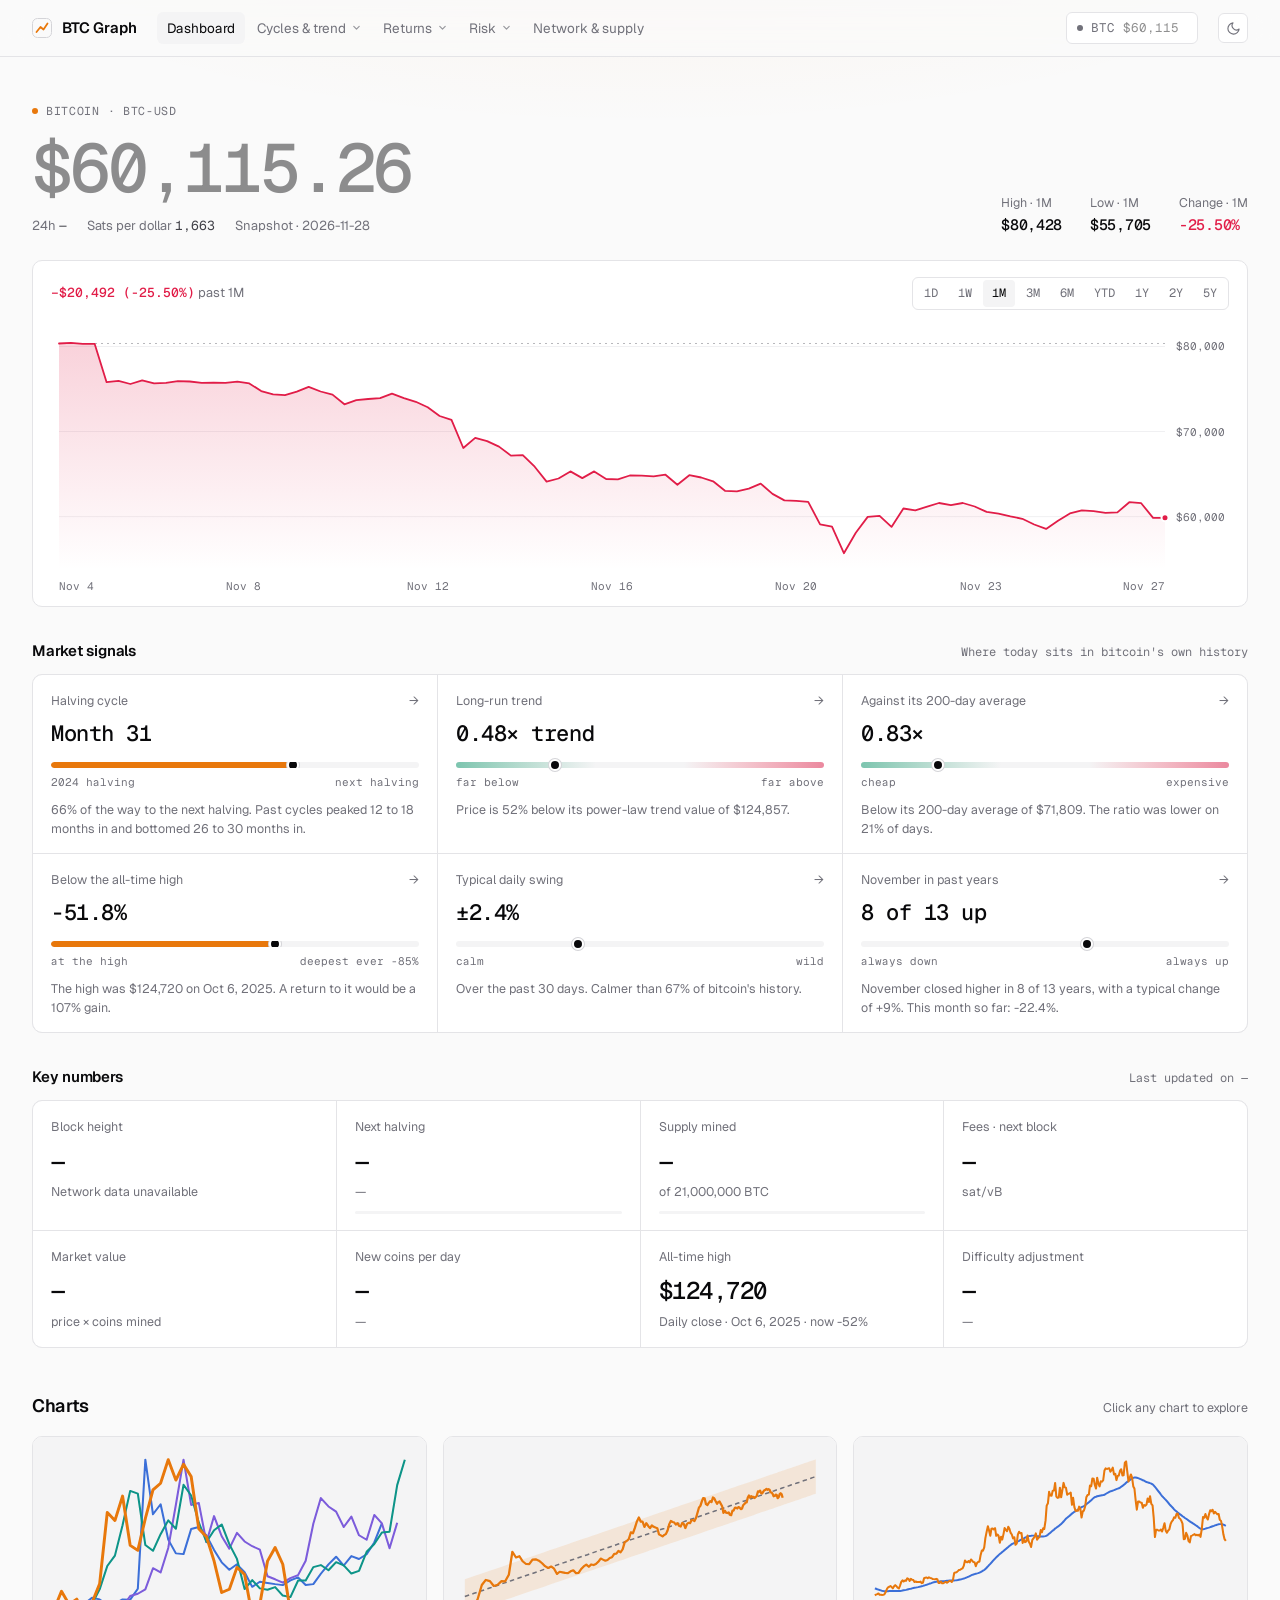
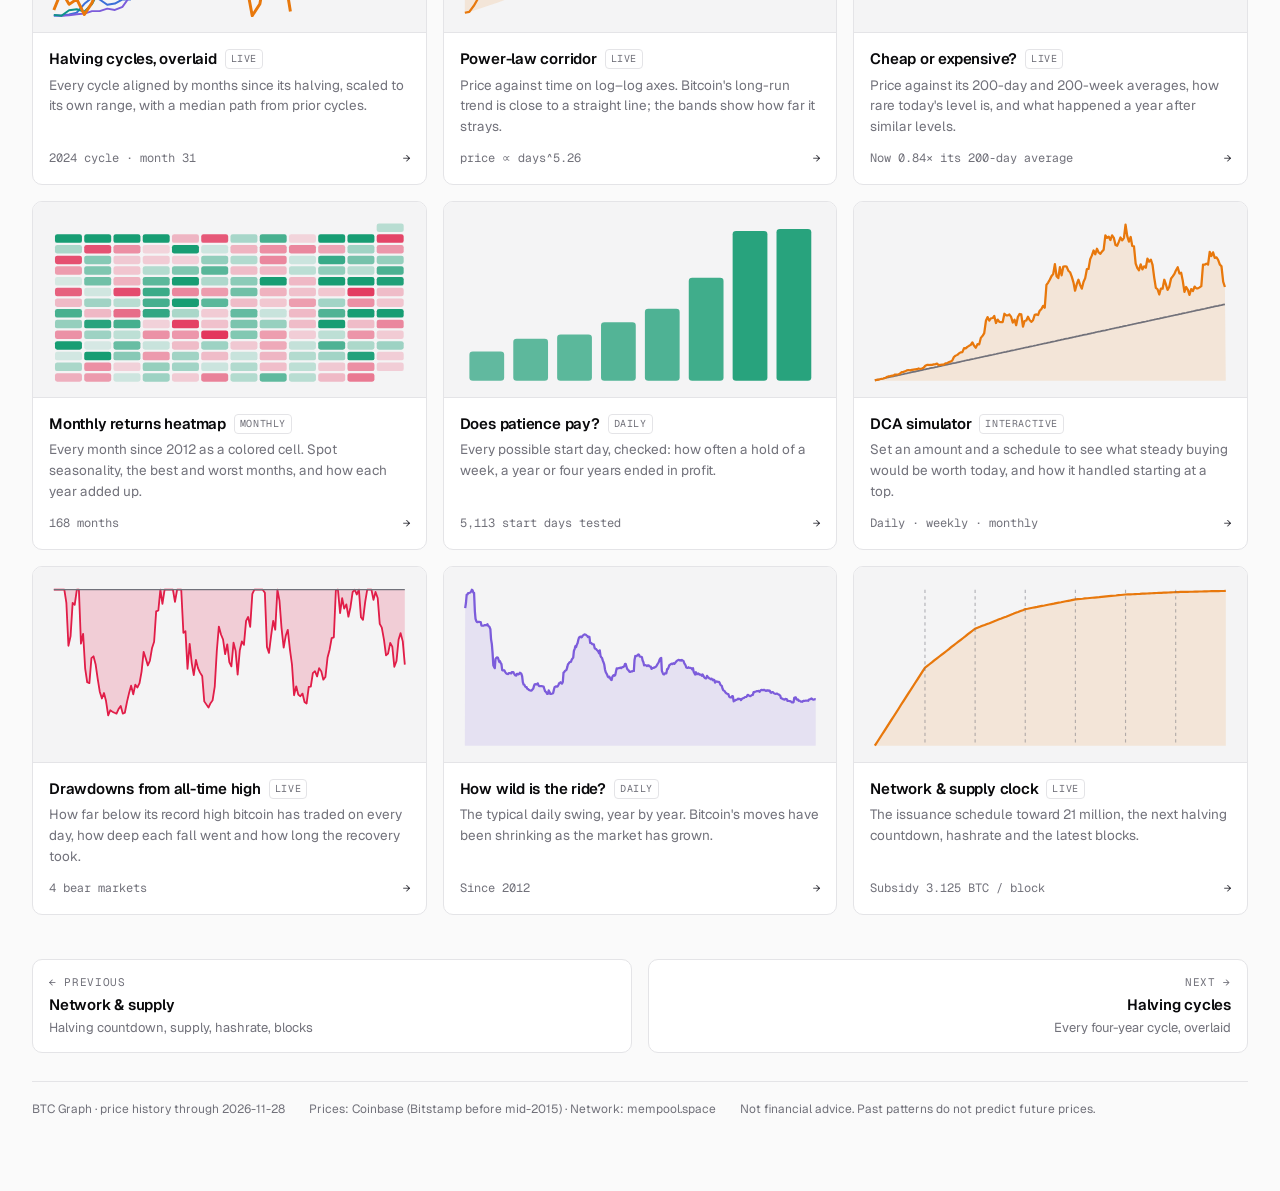
<file: index.html>
<!doctype html>
<html lang="en">
<head>
<meta charset="utf-8" />
<meta name="viewport" content="width=device-width, initial-scale=1, viewport-fit=cover" />
<meta name="color-scheme" content="light dark" />
<meta name="description" content="Live bitcoin price, market signals and interactive charts: halving cycles, power law, valuation, returns, drawdowns, volatility and the network." />
<title>BTC Graph</title>
<link rel="icon" href="assets/icon.svg" />
<link rel="preconnect" href="https://fonts.googleapis.com" />
<link rel="preconnect" href="https://fonts.gstatic.com" crossorigin />
<link href="https://fonts.googleapis.com/css2?family=Geist:wght@300..700&family=Geist+Mono:wght@400..600&display=swap" rel="stylesheet" />
<link rel="stylesheet" href="assets/site.css" />
<script src="data/btc-data.js"></script>
<script src="data/btc-daily.js"></script>
<script src="assets/core.js"></script>
<style>
  .hero{display:grid;grid-template-columns:minmax(0,1fr) auto;gap:32px;align-items:end}
  @media (max-width:900px){.hero{grid-template-columns:1fr;gap:18px}}
  .rangestats{display:grid;grid-template-columns:repeat(3,auto);gap:4px 28px;font-size:12.5px;color:var(--muted)}
  .rangestats b{display:block;font-family:var(--mono);font-size:15px;font-weight:500;color:var(--ink);letter-spacing:-.02em;font-variant-numeric:tabular-nums}
  @media (max-width:900px){.rangestats{grid-template-columns:repeat(3,1fr)}}
  /* price chart */
  .pchart{margin-top:24px;padding:16px 18px 10px}
  .pchart .head{display:flex;flex-wrap:wrap;gap:10px 16px;align-items:center;justify-content:space-between;margin-bottom:6px}
  .pchart .chgline{font-size:13px;color:var(--muted);min-height:20px}
  .pchart .chgline b{font-family:var(--mono);font-weight:500;font-variant-numeric:tabular-nums}
  .seg{display:inline-flex;border:1px solid var(--line);border-radius:var(--r-sm);padding:2px;gap:2px;max-width:100%;overflow-x:auto;scrollbar-width:none}
  .seg::-webkit-scrollbar{display:none}
  .seg button{font:inherit;font-family:var(--mono);font-size:12px;border:0;background:transparent;color:var(--muted);border-radius:4px;padding:4px 9px;cursor:pointer;white-space:nowrap;transition:color .15s,background .15s}
  .seg button:hover{color:var(--ink)}
  .seg button[aria-pressed="true"]{background:var(--surface2);color:var(--ink)}
  .seg button:focus-visible{outline:2px solid var(--accent);outline-offset:1px}
  .pc{position:relative;height:280px;touch-action:pan-y}
  @media (max-width:640px){.pc{height:220px}}
  .pc svg{position:absolute;inset:0;width:100%;height:100%}
  .pc .state{position:absolute;inset:0;display:grid;place-items:center;font-size:13px;color:var(--muted);pointer-events:none}
  .pc .tooltip{min-width:0}
  .tileshead{display:flex;flex-wrap:wrap;gap:4px 16px;align-items:baseline;justify-content:space-between;margin-top:32px}
  .tileshead h2{font-size:15px;font-weight:600;letter-spacing:-.015em;margin:0}
  .tileshead span{font-family:var(--mono);font-size:12px;color:var(--muted)}
  .tileshead + .tiles{margin-top:12px}
  .bigprice{font-family:var(--mono);font-size:clamp(40px,7.5vw,68px);font-weight:500;letter-spacing:-.045em;line-height:1;margin:0 0 14px;font-variant-numeric:tabular-nums;transition:color .6s}
  .bigprice.flash-up{color:var(--up)} .bigprice.flash-down{color:var(--down)}
  .herosub{display:flex;flex-wrap:wrap;gap:6px 20px;font-size:13px;color:var(--muted)}
  .herosub b{color:var(--ink2);font-family:var(--mono);font-weight:400}
  .gallery{display:grid;grid-template-columns:repeat(3,1fr);gap:16px;margin-top:16px}
  @media (max-width:1080px){.gallery{grid-template-columns:repeat(2,1fr)}}
  @media (max-width:640px){.gallery{grid-template-columns:1fr}}
  a.chartcard{display:flex;flex-direction:column;text-decoration:none;color:inherit;background:var(--surface);border:1px solid var(--line);border-radius:var(--r);overflow:hidden;transition:border-color .2s}
  a.chartcard:hover{border-color:var(--line2)}
  a.chartcard:hover .thumb svg{transform:scale(1.025)}
  .chartcard .thumb{background:var(--surface2);border-bottom:1px solid var(--line);padding:14px 14px 8px;aspect-ratio:16/8;overflow:hidden}
  .chartcard .thumb svg{height:100%;transition:transform .4s cubic-bezier(.2,.7,.2,1)}
  .chartcard .body{padding:14px 16px 16px;display:flex;flex-direction:column;flex:1}
  .chartcard h2{font-size:15px;font-weight:600;letter-spacing:-.015em;margin:0 0 4px;display:flex;align-items:center;gap:8px}
  .chartcard p{margin:0;color:var(--muted);font-size:13.5px;flex:1}
  .chartcard .meta{margin-top:12px;font-size:12px;font-family:var(--mono);color:var(--muted);display:flex;justify-content:space-between}
  .chartcard .meta::after{content:"→";color:var(--ink2);transition:transform .2s}
  a.chartcard:hover .meta::after{transform:translateX(3px)}
  .chartcard .badge{font-family:var(--mono);font-size:10px;font-weight:400;letter-spacing:.06em;text-transform:uppercase;color:var(--muted);border:1px solid var(--line);border-radius:4px;padding:1px 5px}
  .sectionh{display:flex;align-items:baseline;justify-content:space-between;margin-top:44px}
  .sectionh h2{font-size:18px;font-weight:600;letter-spacing:-.02em;margin:0}
  .sectionh span{font-size:12.5px;color:var(--muted)}
  .spark{height:120px}
  .signals{display:grid;grid-template-columns:repeat(3,1fr);gap:1px;margin-top:12px;background:var(--line);border:1px solid var(--line);border-radius:var(--r);overflow:hidden}
  @media (max-width:980px){.signals{grid-template-columns:repeat(2,1fr)}}
  @media (max-width:560px){.signals{grid-template-columns:1fr}}
  a.signal{display:flex;flex-direction:column;background:var(--surface);padding:16px 18px 14px;text-decoration:none;color:inherit;min-width:0;transition:background .15s}
  a.signal:hover{background:color-mix(in srgb,var(--surface2) 55%,var(--surface))}
  .signal .k{font-size:12.5px;color:var(--muted);display:flex;justify-content:space-between;gap:8px}
  .signal .k::after{content:"→";color:var(--muted);transition:transform .2s}
  a.signal:hover .k::after{transform:translateX(3px);color:var(--ink)}
  .signal .v{font-family:var(--mono);font-size:clamp(19px,2.2vw,22px);font-weight:500;letter-spacing:-.02em;margin:6px 0 0;white-space:nowrap;overflow:hidden;text-overflow:ellipsis;font-variant-numeric:tabular-nums}
  .signal p{margin:10px 0 0;font-size:12.5px;color:var(--muted);line-height:1.5}
  .signal .meter.fill{overflow:hidden}
  .signal .meter.fill b{position:absolute;inset:0 auto 0 0;background:var(--accent);border-radius:3px}
</style>
</head>
<body>
<main class="wrap">
  <section class="hero">
    <div>
      <p class="eyebrow">Bitcoin · BTC-USD</p>
      <div class="bigprice" id="bigPrice">—</div>
      <div class="herosub">
        <span>24h <b id="h24">—</b></span>
        <span>Sats per dollar <b id="sats">—</b></span>
        <span id="srcLine">Connecting…</span>
      </div>
    </div>
    <div class="rangestats" aria-live="polite">
      <span>High · <span class="rlbl">1M</span><b id="rHigh">—</b></span>
      <span>Low · <span class="rlbl">1M</span><b id="rLow">—</b></span>
      <span>Change · <span class="rlbl">1M</span><b id="rChg">—</b></span>
    </div>
  </section>

  <section class="card pchart" aria-label="Bitcoin price chart">
    <div class="head">
      <div class="chgline" id="chgLine">&nbsp;</div>
      <div class="seg" role="group" aria-label="Time range" id="seg"></div>
    </div>
    <div class="pc" id="pc">
      <div class="state" id="pcState">Loading…</div>
      <div class="tooltip" id="pcTip" role="status"></div>
    </div>
  </section>

  <div class="tileshead"><h2>Market signals</h2><span>Where today sits in bitcoin's own history</span></div>
  <section class="signals" id="signals" aria-label="Market signals"></section>

  <div class="tileshead"><h2>Key numbers</h2><span id="lastUpdated">Last updated on —</span></div>
  <section class="tiles" aria-label="Key numbers">
    <div class="tile"><div class="k">Block height</div><div class="v" id="tHeight">—</div><div class="s" id="tHeightS">mempool.space</div></div>
    <div class="tile"><div class="k">Next halving</div><div class="v" id="tHalv">—</div><div class="s" id="tHalvS">—</div><div class="bar"><b id="tHalvBar" style="width:0"></b></div></div>
    <div class="tile"><div class="k">Supply mined</div><div class="v" id="tSupply">—</div><div class="s" id="tSupplyS">of 21,000,000 BTC</div><div class="bar"><b id="tSupplyBar" style="width:0"></b></div></div>
    <div class="tile"><div class="k">Fees · next block</div><div class="v" id="tFee">—</div><div class="s" id="tFeeS">sat/vB</div></div>
    <div class="tile"><div class="k">Market value</div><div class="v" id="tCap">—</div><div class="s" id="tCapS">price × coins mined</div></div>
    <div class="tile"><div class="k">New coins per day</div><div class="v" id="tIss">—</div><div class="s" id="tIssS">—</div></div>
    <div class="tile"><div class="k">All-time high</div><div class="v" id="tAth">—</div><div class="s" id="tAthS">—</div></div>
    <div class="tile"><div class="k">Difficulty adjustment</div><div class="v" id="tDiff">—</div><div class="s" id="tDiffS">—</div></div>
  </section>

  <div class="sectionh"><h2>Charts</h2><span>Click any chart to explore</span></div>
  <section class="gallery" id="gallery"></section>
</main>
<script>
(function(){
  var D=BTC.data, fmtUSD=BTC.fmtUSD;
  var HEX={c2012:"var(--c2012)",c2016:"var(--c2016)",c2020:"var(--c2020)",c2024:"var(--c2024)",accent:"var(--accent)"};

  /* ---------- hero price ---------- */
  var prev=null, bp=document.getElementById("bigPrice");
  BTC.onPrice(function(s){
    bp.textContent=fmtUSD(s.price,2);
    if(prev!=null && s.price!==prev){
      bp.classList.remove("flash-up","flash-down"); void bp.offsetWidth;
      bp.classList.add(s.price>prev?"flash-up":"flash-down");
      setTimeout(function(){ bp.classList.remove("flash-up","flash-down"); },250);
    }
    prev=s.price;
    if(s.open24){ var ch=(s.price/s.open24-1)*100, el=document.getElementById("h24"); el.textContent=BTC.fmtPct(ch,2); el.className="chg "+(ch>=0?"up":"down"); }
    document.getElementById("sats").textContent=Math.round(1e8/s.price).toLocaleString("en-US");
    document.getElementById("srcLine").textContent=s.live?"Live · "+s.src:s.note;
    tilesFromPrice(s.price);
    if(s.live) stamp();
  });

  /* ---------- price-derived tiles ---------- */
  var height=null, DS=null;
  function tilesFromPrice(price){
    if(height!=null){
      var sup=BTC.supplyAt(height), sub=BTC.subsidyAt(height), perDay=144*sub;
      document.getElementById("tCap").textContent="$"+BTC.fmtCompact(price*sup);
      document.getElementById("tCapS").textContent=fmtUSD(price)+" × "+(sup/1e6).toFixed(2)+"M coins";
      document.getElementById("tIss").textContent=perDay.toLocaleString("en-US")+" BTC";
      document.getElementById("tIssS").textContent="≈ $"+BTC.fmtCompact(perDay*price)+" a day · supply grows "+(perDay*365.25/sup*100).toFixed(2)+"% a year";
    }
    if(DS){
      var ath=0, at=0; for(var i=0;i<DS.p.length;i++) if(DS.p[i]>ath){ ath=DS.p[i]; at=DS.t[i]; }
      document.getElementById("tAth").textContent=fmtUSD(Math.max(ath,price));
      document.getElementById("tAthS").textContent=price>=ath?"A new high, right now":"Daily close · "+BTC.fmtDay(at)+" · now "+((price/ath-1)*100).toFixed(0)+"%";
    }
    signals(price);
  }

  /* ---------- market signals: one meter per chart page ---------- */
  var sigAt=0;
  function signals(price,force){
    if(!DS || (!force && Date.now()-sigAt<8000)) return;
    sigAt=Date.now();
    var S=BTC.withLive(DS), p=S.p, t=S.t, n=p.length, DAY=BTC.DAY, i;
    function num(a,b){ return a-b; }
    function clamp(x){ return Math.max(2,Math.min(98,x)); }
    function card(href,k,v,pos,l0,l1,text,kind){
      return '<a class="signal" href="'+href+'"><div class="k">'+k+'</div><div class="v">'+v+'</div>'+
        '<div class="meter '+(kind||"")+'" aria-hidden="true">'+(kind==="fill"?'<b style="width:'+clamp(pos).toFixed(1)+'%"></b>':'')+'<i style="left:'+clamp(pos).toFixed(1)+'%"></i></div>'+
        '<div class="meterlab"><span>'+l0+'</span><span>'+l1+'</span></div><p>'+text+'</p></a>';
    }
    /* cycle */
    var h4=Date.parse("2024-04-19T00:00:00Z"), mo=Math.floor((Date.now()-h4)/(30.44*DAY));
    var prog=height!=null?(height%210000)/2100:(Date.now()-h4)/(1461*DAY)*100;
    var html=card("cycles.html","Halving cycle","Month "+mo,prog,"2024 halving","next halving",Math.round(prog)+"% of the way to the next halving. Past cycles peaked 12 to 18 months in and bottomed 26 to 30 months in.","fill");
    /* trend */
    var pl=BTC.powerLaw(), fair=pl.fair(Date.now()), z=pl.z(Date.now(),price), off=(price/fair-1)*100;
    html+=card("power-law.html","Long-run trend",(price/fair).toFixed(2)+"× trend",(z+2.5)/5*100,"far below","far above","Price is "+Math.abs(off).toFixed(0)+"% "+(off>=0?"above":"below")+" its power-law trend value of "+fmtUSD(fair)+".","zones");
    /* valuation */
    var ma=BTC.sma(p,200), mm=[]; for(i=199;i<n;i++) mm.push(p[i]/ma[i]);
    var m=mm[mm.length-1], rank=BTC.rankPct(mm.slice().sort(num),m);
    html+=card("valuation.html","Against its 200-day average",m.toFixed(2)+"×",rank,"cheap","expensive",(m<1?"Below":"Above")+" its 200-day average of "+fmtUSD(ma[n-1])+". The ratio was lower on "+Math.round(rank)+"% of days.","zones");
    /* drawdown */
    var ath=0, at=0, worst=0; for(i=0;i<n;i++){ if(p[i]>ath){ ath=p[i]; at=t[i]; } worst=Math.min(worst,p[i]/ath-1); }
    var dd=price/ath-1;
    html+=card("drawdown.html","Below the all-time high",dd>-0.0005?"At the high":(dd*100).toFixed(1)+"%",dd/worst*100,"at the high","deepest ever "+(worst*100).toFixed(0)+"%",dd>-0.0005?"Bitcoin is setting a new all-time high.":"The high was "+fmtUSD(ath)+" on "+BTC.fmtDay(at)+". A return to it would be a "+((ath/price-1)*100).toFixed(0)+"% gain.","fill");
    /* volatility: completed days only */
    var r=[], v30=[]; for(i=1;i<DS.p.length;i++) r.push(DS.p[i]/DS.p[i-1]-1);
    var sm=0, sq=0; for(i=0;i<r.length;i++){ sm+=r[i]; sq+=r[i]*r[i]; if(i>=30){ sm-=r[i-30]; sq-=r[i-30]*r[i-30]; } if(i>=29) v30.push(Math.sqrt(Math.max(0,(sq-sm*sm/30)/29))*100); }
    var vol=v30[v30.length-1], vr=BTC.rankPct(v30.slice().sort(num),vol);
    html+=card("volatility.html","Typical daily swing","±"+vol.toFixed(1)+"%",vr,"calm","wild","Over the past 30 days. Calmer than "+Math.round(100-vr)+"% of bitcoin's history.");
    /* seasonality */
    var M=BTC.monthlyLive(), cur=M[M.length-1], mon=cur.date.slice(5), rets=[];
    for(i=1;i<M.length-1;i++) if(M[i].date.slice(5)===mon) rets.push(M[i].usd/M[i-1].usd-1);
    var ups=rets.filter(function(x){ return x>0; }).length, med=BTC.quantile(rets.slice().sort(num),.5), sofar=(cur.usd/M[M.length-2].usd-1)*100, name=["January","February","March","April","May","June","July","August","September","October","November","December"][+mon-1];
    html+=card("heatmap.html",name+" in past years",ups+" of "+rets.length+" up",ups/rets.length*100,"always down","always up",name+" closed higher in "+ups+" of "+rets.length+" years, with a typical change of "+BTC.fmtPct(med*100,0)+". This month so far: "+BTC.fmtPct(sofar,1)+".");
    document.getElementById("signals").innerHTML=html;
  }
  BTC.daily(function(d){ DS=d; tilesFromPrice(BTC.price()); signals(BTC.price(),true); });

  /* ---------- network tiles ---------- */
  function network(){
    BTC.mempool("/blocks/tip/height").then(function(h){
      document.getElementById("tHeight").textContent=h.toLocaleString("en-US"); height=h; tilesFromPrice(BTC.price());
      var next=(Math.floor(h/210000)+1)*210000, left=next-h, done=(h%210000)/210000*100;
      var eta=new Date(Date.now()+left*600e3);
      document.getElementById("tHalv").textContent=Math.round(left*600/86400)+" days";
      document.getElementById("tHalvS").textContent=left.toLocaleString("en-US")+" blocks · ≈ "+BTC.fmtDate(eta);
      document.getElementById("tHalvBar").style.width=done.toFixed(1)+"%";
      var sup=BTC.supplyAt(h);
      document.getElementById("tSupply").textContent=(sup/21e6*100).toFixed(3)+"%";
      document.getElementById("tSupplyS").textContent=Math.round(sup).toLocaleString("en-US")+" of 21,000,000 BTC";
      document.getElementById("tSupplyBar").style.width=(sup/21e6*100)+"%";
      stamp();
    }).catch(function(){ document.getElementById("tHeightS").textContent="Network data unavailable"; });
    BTC.mempool("/v1/fees/recommended").then(function(f){
      document.getElementById("tFee").textContent=f.fastestFee+" sat/vB";
      document.getElementById("tFeeS").textContent="30 min "+f.halfHourFee+" · 1 hr "+f.hourFee+" · economy "+f.economyFee;
    }).catch(function(){});
    BTC.mempool("/v1/difficulty-adjustment").then(function(d){
      var el=document.getElementById("tDiff");
      el.textContent=BTC.fmtPct(d.difficultyChange,2); el.className="v chg "+(d.difficultyChange>=0?"up":"down");
      document.getElementById("tDiffS").textContent="estimate · in "+d.remainingBlocks+" blocks ("+BTC.fmtDate(new Date(d.estimatedRetargetDate))+")";
    }).catch(function(){});
  }
  network(); setInterval(network,60000);

  /* ---------- price chart with selectable range ----------
     1M and longer read the static closes in data/btc-daily.js (rebuilt once a day after the
     00:00 UTC close); 1D and 1W are mostly today, so they fetch Coinbase candles live.
     Every range ends at the live price. */
  var DAY=864e5;
  var RANGES=[
    {id:"1D", src:"live",  gran:300,   start:function(n){ return n-DAY; }},
    {id:"1W", src:"live",  gran:3600,  start:function(n){ return n-7*DAY; }},
    {id:"1M", src:"h6",    gran:21600, start:function(n){ var d=new Date(n); d.setMonth(d.getMonth()-1); return +d; }},
    {id:"3M", src:"daily", gran:86400, start:function(n){ var d=new Date(n); d.setMonth(d.getMonth()-3); return +d; }},
    {id:"6M", src:"daily", gran:86400, start:function(n){ var d=new Date(n); d.setMonth(d.getMonth()-6); return +d; }},
    {id:"YTD",src:"daily", gran:86400, start:function(n){ return Date.UTC(new Date(n).getUTCFullYear(),0,1); }},
    {id:"1Y", src:"daily", gran:86400, start:function(n){ var d=new Date(n); d.setFullYear(d.getFullYear()-1); return +d; }},
    {id:"2Y", src:"daily", gran:86400, start:function(n){ var d=new Date(n); d.setFullYear(d.getFullYear()-2); return +d; }},
    {id:"5Y", src:"daily", gran:86400, start:function(n){ var d=new Date(n); d.setFullYear(d.getFullYear()-5); return +d; }}
  ];
  var cache={}, range=null, series=null, livePrice=null, hoverI=null;

  /* Coinbase candles, completed buckets only, as {t (ms), p}; at most 300 per request, so paged */
  function fetchCandles(gran,start){
    var now=Date.now(), step=299*gran*1000, reqs=[];
    for(var s=start;s<now;s+=step){
      var url="https://api.exchange.coinbase.com/products/BTC-USD/candles?granularity="+gran+
        "&start="+new Date(s).toISOString()+"&end="+new Date(Math.min(now,s+step)).toISOString();
      reqs.push(fetch(url).then(function(res){ if(!res.ok) throw new Error(res.status); return res.json(); }));
    }
    return Promise.all(reqs).then(function(pages){
      var seen={}, pts=[];
      pages.forEach(function(rows){ rows.forEach(function(c){ if(!seen[c[0]] && c[0]*1000>=start){ seen[c[0]]=1; pts.push({t:c[0]*1000, p:c[4]}); } }); });
      return pts.sort(function(a,b){ return a.t-b.t; });
    });
  }

  /* static series from the daily file, expanded to {t (ms, bucket start), p} */
  var STATIC={};
  function staticSeries(src){
    if(STATIC[src]) return STATIC[src];
    var F=window.BTC_DAILY; if(!F) return null;
    var s=src==="daily"?F.daily:F.h6, t0=src==="daily"?Date.parse(s.start+"T00:00:00Z"):s.start*1000, g=(src==="daily"?86400:21600)*1000;
    STATIC[src]={gran:g, pts:s.closes.map(function(p,i){ return {t:t0+i*g, p:p}; })};
    return STATIC[src];
  }
  /* The file lands a few minutes after each 00:00 UTC close (and a cached copy can be older).
     If completed buckets are missing at the end, fetch just those, once per page view. */
  var toppedUp={};
  function topUp(src){
    var S=staticSeries(src), last=S.pts[S.pts.length-1].t;
    if(toppedUp[src] || last+2*S.gran>Date.now()) return Promise.resolve(S.pts);
    toppedUp[src]=true;
    return fetchCandles(S.gran/1000,last+S.gran).then(function(extra){
      extra.forEach(function(q){ if(q.t>S.pts[S.pts.length-1].t) S.pts.push(q); });
      return S.pts;
    }).catch(function(){ return S.pts; });
  }

  /* if the daily file is missing, 3M and up fall back to the stored monthly closes */
  function fallback(r){
    if(r.src!=="daily") return null;
    var st=r.start(Date.now());
    var pts=BTC.monthlyLive().map(function(m){ return {t:m.partial?Date.now():BTC.monthEnd(m.date), p:m.usd}; }).filter(function(q){ return q.t>=st; });
    return pts.length>1?pts:null;
  }
  function load(r){
    var st=r.start(Date.now());
    if(r.src!=="live"){
      if(!staticSeries(r.src)) return Promise.reject(new Error("no daily file"));
      /* include the bucket that contains the range start, so the line begins at the left edge */
      return topUp(r.src).then(function(all){ return all.filter(function(q){ return q.t>st-r.gran*1000; }); });
    }
    var c=cache[r.id];
    if(c && Date.now()-c.at<60e3) return Promise.resolve(c.pts);
    return fetchCandles(r.gran,st).then(function(pts){ cache[r.id]={at:Date.now(),pts:pts}; return pts; });
  }
  function select(id){
    range=RANGES.filter(function(r){ return r.id===id; })[0]||RANGES[2];
    BTC.store("btcgraph.range",range.id);
    Array.prototype.forEach.call(document.querySelectorAll("#seg button"),function(b){ b.setAttribute("aria-pressed",b.dataset.r===range.id); });
    Array.prototype.forEach.call(document.querySelectorAll(".rlbl"),function(s){ s.textContent=range.id; });
    var r=range, st=document.getElementById("pcState");
    if(r.src==="live" && !cache[r.id]){ st.textContent="Loading…"; st.style.display=""; }
    load(r).then(function(pts){
      if(range!==r) return;
      series=pts; st.style.display="none"; draw();
    }).catch(function(){
      if(range!==r) return;
      var fb=fallback(r);
      if(fb){ series=fb; st.style.display="none"; draw(); document.getElementById("chgLine").insertAdjacentHTML("beforeend"," · <span>monthly closes (daily data unavailable)</span>"); }
      else { series=null; document.querySelector("#pc svg") && document.querySelector("#pc svg").remove(); st.textContent="Couldn't load "+r.id+" prices from Coinbase. Try again shortly."; st.style.display=""; }
    });
  }
  document.getElementById("seg").innerHTML=RANGES.map(function(r){ return '<button type="button" data-r="'+r.id+'" aria-pressed="false">'+r.id+'</button>'; }).join("");
  document.getElementById("seg").addEventListener("click",function(e){ var b=e.target.closest("button"); if(b) select(b.dataset.r); });

  /* the newest point follows the live price */
  function pts(){
    if(!series) return null;
    var out=series.slice();
    if(livePrice!=null && out.length){
      var last=out[out.length-1], now=Date.now();
      if(now-last.t<range.gran*1000) out[out.length-1]={t:last.t,p:livePrice,live:true};
      else out.push({t:now,p:livePrice,live:true});
    }
    return out;
  }
  /* intraday candles show local time; daily candles are UTC days, so label them by their UTC date */
  function fmtAxis(t){
    var d=new Date(t), utc=range.gran>=86400 && Date.now()-t>DAY;
    var M=BTC.MONTHS[utc?d.getUTCMonth():d.getMonth()], day=utc?d.getUTCDate():d.getDate(), yr=utc?d.getUTCFullYear():d.getFullYear();
    if(range.id==="1D") return d.toLocaleTimeString("en-US",{hour:"numeric",minute:"2-digit"});
    if(range.id==="2Y"||range.id==="5Y") return M+" "+yr;
    return M+" "+day;
  }
  function fmtTip(t,live){
    var d=new Date(t);
    if(live) return "Now · "+d.toLocaleTimeString("en-US",{hour:"numeric",minute:"2-digit"});
    if(range.gran<86400) return d.toLocaleString("en-US",{month:"short",day:"numeric",hour:"numeric",minute:"2-digit"});
    return d.toLocaleDateString("en-US",{month:"short",day:"numeric",year:"numeric",timeZone:"UTC"});
  }
  function setChg(from,to,label){
    var ch=(to/from-1)*100, el=document.getElementById("chgLine");
    el.innerHTML='<b class="chg '+(ch>=0?"up":"down")+'">'+(to>=from?"+":"−")+fmtUSD(Math.abs(to-from))+' ('+BTC.fmtPct(ch,2)+')</b> '+label;
  }
  function draw(){
    var P=pts(), box=document.getElementById("pc");
    if(!P || P.length<2) return;
    var W=box.clientWidth, H=box.clientHeight, ML=8, MR=64, MT=10, MB=26, PW=W-ML-MR, PH=H-MT-MB;
    if(PW<40 || PH<40) return;   /* hidden or not laid out yet; the resize observer redraws later */
    var lo=Infinity, hi=-Infinity, loI=0, hiI=0;
    P.forEach(function(q,i){ if(q.p<lo){lo=q.p;loI=i;} if(q.p>hi){hi=q.p;hiI=i;} });
    var pad=(hi-lo)*.08||hi*.01, y0=lo-pad, y1=hi+pad, t0=P[0].t, t1=P[P.length-1].t;
    function X(t){ return ML+(t-t0)/(t1-t0)*PW; } function Y(v){ return MT+(1-(v-y0)/(y1-y0))*PH; }
    var first=P[0].p, last=P[P.length-1].p, up=last>=first, col=up?"var(--up)":"var(--down)";
    var s='<svg viewBox="0 0 '+W+' '+H+'" role="img" aria-label="Bitcoin price, '+range.id+' range, from '+fmtUSD(first)+' to '+fmtUSD(last)+'">';
    s+='<defs><linearGradient id="pcg" x1="0" y1="0" x2="0" y2="1"><stop offset="0" stop-color="'+col+'" stop-opacity=".20"/><stop offset="1" stop-color="'+col+'" stop-opacity="0"/></linearGradient></defs>';
    BTC.niceTicks(y0,y1,4).forEach(function(g){
      if(g<y0||g>y1) return;
      s+='<line class="grid" x1="'+ML+'" y1="'+Y(g)+'" x2="'+(ML+PW)+'" y2="'+Y(g)+'"/>';
      s+='<text class="tick" x="'+(W-4)+'" y="'+(Y(g)+4)+'" text-anchor="end">'+fmtUSD(g)+'</text>';
    });
    var nx=Math.max(2,Math.min(6,Math.floor(PW/110)));
    for(var k=0;k<=nx;k++){
      var t=t0+(t1-t0)*k/nx, anchor=k===0?"start":k===nx?"end":"middle";
      s+='<text class="tick" x="'+X(t)+'" y="'+(H-6)+'" text-anchor="'+anchor+'">'+fmtAxis(t)+'</text>';
    }
    /* opening-price reference line */
    s+='<line x1="'+ML+'" y1="'+Y(first)+'" x2="'+(ML+PW)+'" y2="'+Y(first)+'" stroke="var(--muted)" stroke-dasharray="2 4" opacity=".5"/>';
    var d=P.map(function(q,i){ return (i?"L":"M")+X(q.t).toFixed(1)+" "+Y(q.p).toFixed(1); }).join(" ");
    s+='<path d="'+d+' L'+X(t1).toFixed(1)+' '+(MT+PH)+' L'+X(t0).toFixed(1)+' '+(MT+PH)+' Z" fill="url(#pcg)"/>';
    s+='<path d="'+d+'" fill="none" stroke="'+col+'" stroke-width="1.8" stroke-linejoin="round" stroke-linecap="round"/>';
    s+='<circle cx="'+X(t1)+'" cy="'+Y(last)+'" r="3.5" fill="'+col+'" stroke="var(--surface)" stroke-width="2"/>';
    s+='<g id="pcFocus"></g><rect id="pcHz" x="'+ML+'" y="0" width="'+PW+'" height="'+H+'" fill="transparent"/></svg>';
    var old=box.querySelector("svg"); if(old) old.remove();
    box.insertAdjacentHTML("afterbegin",s);
    /* range stats */
    document.getElementById("rHigh").textContent=fmtUSD(hi);
    document.getElementById("rLow").textContent=fmtUSD(lo);
    var re=document.getElementById("rChg"), ch=(last/first-1)*100;
    re.textContent=BTC.fmtPct(ch,2); re.className="chg "+(ch>=0?"up":"down");
    /* hover */
    function focus(i,e){
      hoverI=i; var q=P[i];
      document.getElementById("pcFocus").innerHTML='<line x1="'+X(q.t)+'" y1="'+MT+'" x2="'+X(q.t)+'" y2="'+(MT+PH)+'" stroke="var(--muted)" stroke-dasharray="3 3"/>'+
        '<circle cx="'+X(q.t)+'" cy="'+Y(q.p)+'" r="5" fill="var(--surface)" stroke="'+col+'" stroke-width="2"/>';
      var tt=document.getElementById("pcTip");
      tt.innerHTML='<h3>'+fmtTip(q.t,q.live)+'</h3><div class="row"><span class="nm">BTC</span><span class="vv">'+fmtUSD(q.p,2)+'</span></div>';
      if(e) BTC.placeTip(tt,box,e);
      setChg(first,q.p,"since "+fmtTip(t0)+(q.live?"":" · to "+fmtTip(q.t)));
    }
    function unfocus(){ hoverI=null; document.getElementById("pcFocus").innerHTML=""; document.getElementById("pcTip").classList.remove("on"); setChg(first,last,"past "+range.id); }
    var hz=document.getElementById("pcHz");
    hz.addEventListener("pointermove",function(e){
      var r=box.getBoundingClientRect(), t=t0+((e.clientX-r.left)/r.width*W-ML)/PW*(t1-t0);
      var lo2=0, hi2=P.length-1; while(hi2-lo2>1){ var mid=(lo2+hi2)>>1; if(P[mid].t<t) lo2=mid; else hi2=mid; }
      focus(Math.abs(P[lo2].t-t)<Math.abs(P[hi2].t-t)?lo2:hi2,e);
    });
    hz.addEventListener("pointerleave",unfocus);
    unfocus();
  }
  var lastDraw=0;
  BTC.onPrice(function(s){
    if(!s.live && !s.cached) return;
    livePrice=s.price;
    if(hoverI==null && Date.now()-lastDraw>2000){ lastDraw=Date.now(); draw(); }
  });
  if(window.ResizeObserver) new ResizeObserver(function(){ draw(); }).observe(document.getElementById("pc"));
  /* refresh short ranges in the background so the chart doesn't go stale */
  setInterval(function(){ if(range && range.src==="live" && hoverI==null) select(range.id); },60e3);
  select(BTC.store("btcgraph.range")||"1M");

  /* ---------- last updated ---------- */
  function stamp(){
    var d=new Date();
    document.getElementById("lastUpdated").textContent="Last updated on "+d.toLocaleString("en-US",{month:"short",day:"numeric",year:"numeric",hour:"numeric",minute:"2-digit",second:"2-digit",timeZoneName:"short"});
  }

  /* ---------- gallery thumbnails ---------- */
  var W=320, H=160;
  function path(pts){ return pts.map(function(p,i){ return (i?"L":"M")+p[0].toFixed(1)+" "+p[1].toFixed(1); }).join(" "); }
  function thumbCycles(){
    var s="";
    ["c2012","c2016","c2020","c2024"].forEach(function(id){
      var pts=D.cycles[id].points.map(function(p){ return [6+p.m/46*(W-12), 8+(1-p.pct/100)*(H-16)]; });
      s+='<path d="'+path(pts)+'" fill="none" stroke="'+HEX[id]+'" stroke-width="'+(id==="c2024"?2.6:1.8)+'" stroke-linejoin="round"/>';
    });
    return s;
  }
  function thumbPowerLaw(){
    var pl=BTC.powerLaw(), m=D.monthly, t0=BTC.monthEnd(m[0].date), t1=Date.UTC(2030,0,1);
    var lx0=Math.log10(BTC.daysSince(t0)), lx1=Math.log10(BTC.daysSince(t1)), ly0=1, ly1=6;
    function X(t){ return 6+(Math.log10(BTC.daysSince(t))-lx0)/(lx1-lx0)*(W-12); }
    function Y(v){ return 8+(1-(Math.log10(v)-ly0)/(ly1-ly0))*(H-16); }
    var up=[],dn=[],mid=[];
    for(var t=t0;t<=t1;t+=60*864e5){ up.push([X(t),Y(pl.band(t,2))]); dn.push([X(t),Y(pl.band(t,-2))]); mid.push([X(t),Y(pl.fair(t))]); }
    var band=path(up)+" L"+dn.reverse().map(function(p){ return p[0].toFixed(1)+" "+p[1].toFixed(1); }).join(" L")+" Z";
    var price=m.map(function(p){ var t=BTC.monthEnd(p.date); return [X(t),Y(p.usd)]; });
    return '<path d="'+band+'" fill="var(--accent)" fill-opacity=".12"/><path d="'+path(mid)+'" fill="none" stroke="var(--muted)" stroke-width="1.4" stroke-dasharray="4 3"/><path d="'+path(price)+'" fill="none" stroke="var(--accent)" stroke-width="2" stroke-linejoin="round"/>';
  }
  function thumbHeatmap(){
    var m=D.monthly, map={}, years=[];
    for(var i=1;i<m.length;i++){ var y=m[i].date.slice(0,4); map[m[i].date]=(m[i].usd/m[i-1].usd-1)*100; if(years.indexOf(y)<0) years.push(y); }
    var cw=(W-12)/12, ch=(H-12)/years.length, s="";
    years.forEach(function(y,r){
      for(var c=0;c<12;c++){
        var k=y+"-"+String(c+1).padStart(2,"0"), v=map[k]; if(v==null) continue;
        var a=Math.min(1,Math.abs(v)/40);
        s+='<rect x="'+(6+c*cw+1)+'" y="'+(6+r*ch+1)+'" width="'+(cw-2)+'" height="'+(ch-2)+'" rx="2" fill="'+(v>=0?"var(--up)":"var(--down)")+'" fill-opacity="'+(0.12+a*.8).toFixed(2)+'"/>';
      }
    });
    return s;
  }
  function thumbDrawdown(){
    var m=D.monthly, ath=0, pts=[];
    m.forEach(function(p,i){ ath=Math.max(ath,p.usd); pts.push([6+i/(m.length-1)*(W-12), 8+((1-p.usd/ath))*(H-16)]); });
    return '<path d="M6 8 '+path(pts).replace(/^M/,"L")+' L'+(W-6)+' 8 Z" fill="var(--down)" fill-opacity=".18"/><path d="'+path(pts)+'" fill="none" stroke="var(--down)" stroke-width="1.6" stroke-linejoin="round"/><line x1="6" y1="8" x2="'+(W-6)+'" y2="8" stroke="var(--muted)" stroke-width="1"/>';
  }
  function thumbSupply(){
    var pts=[], hmax=1470000;
    for(var h=0;h<=hmax;h+=10000) pts.push([6+h/hmax*(W-12), 8+(1-BTC.supplyAt(h)/21e6)*(H-16)]);
    var s='<path d="'+path(pts)+' L'+(W-6)+' '+(H-8)+' L6 '+(H-8)+' Z" fill="var(--accent)" fill-opacity=".12"/><path d="'+path(pts)+'" fill="none" stroke="var(--accent)" stroke-width="2"/>';
    [210000,420000,630000,840000,1050000,1260000].forEach(function(h){ var x=6+h/hmax*(W-12); s+='<line x1="'+x+'" y1="8" x2="'+x+'" y2="'+(H-8)+'" stroke="var(--muted)" stroke-dasharray="3 3" stroke-width="1" opacity=".5"/>'; });
    return s;
  }
  var DC=window.BTC_DAILY.daily.closes;
  function thumbValuation(){
    var n=DC.length, i0=n-1461, ma=BTC.sma(DC,200), hi=0, a=[], b=[];
    for(var i=i0;i<n;i++) hi=Math.max(hi,DC[i]);
    for(i=i0;i<n;i+=5){ var x=6+(i-i0)/(n-1-i0)*(W-12); a.push([x,8+(1-DC[i]/hi)*(H-16)]); b.push([x,8+(1-ma[i]/hi)*(H-16)]); }
    return '<path d="'+path(b)+'" fill="none" stroke="var(--c2012)" stroke-width="1.8"/><path d="'+path(a)+'" fill="none" stroke="var(--accent)" stroke-width="1.8" stroke-linejoin="round"/>';
  }
  function thumbHolding(){
    var wins=[1,30,91,183,365,730,1096,1461], n=DC.length, bw=(W-12)/wins.length, s="";
    wins.forEach(function(w,k){
      var up=0, tot=0; for(var i=0;i+w<n;i+=3){ tot++; if(DC[i+w]>DC[i]) up++; }
      var h=(up/tot-.4)/.6*(H-20);
      s+='<rect x="'+(6+k*bw+4)+'" y="'+(H-8-h)+'" width="'+(bw-8)+'" height="'+h+'" rx="3" fill="var(--up)" fill-opacity="'+(.35+.5*up/tot).toFixed(2)+'"/>';
    });
    return s;
  }
  function thumbDCA(){
    var n=DC.length, i0=n-1461, inv=0, btc=0, a=[], b=[];
    for(var i=i0;i<n;i++){ if((i-i0)%7===0){ inv+=1; btc+=1/DC[i]; } if((i-i0)%7===0){ a.push([i,inv]); b.push([i,btc*DC[i]]); } }
    var hi=Math.max.apply(null,b.map(function(q){ return q[1]; }));
    function xy(q){ return [6+(q[0]-i0)/(n-1-i0)*(W-12), 8+(1-q[1]/hi)*(H-16)]; }
    var v=b.map(xy);
    return '<path d="'+path(v)+' L'+(W-6)+' '+(H-8)+' L6 '+(H-8)+' Z" fill="var(--accent)" fill-opacity=".12"/><path d="'+path(a.map(xy))+'" fill="none" stroke="var(--muted)" stroke-width="1.6"/><path d="'+path(v)+'" fill="none" stroke="var(--accent)" stroke-width="2" stroke-linejoin="round"/>';
  }
  function thumbVol(){
    var r=[], out=[], sm=0, sq=0, w=365;
    for(var i=1;i<DC.length;i++) r.push(DC[i]/DC[i-1]-1);
    for(i=0;i<r.length;i++){ sm+=r[i]; sq+=r[i]*r[i]; if(i>=w){ sm-=r[i-w]; sq-=r[i-w]*r[i-w]; } if(i>=w-1 && i%10===0) out.push([i,Math.sqrt((sq-sm*sm/w)/(w-1))]); }
    var hi=Math.max.apply(null,out.map(function(q){ return q[1]; })), n=r.length;
    var v=out.map(function(q){ return [6+(q[0]-w)/(n-w)*(W-12), 8+(1-q[1]/hi)*(H-16)]; });
    return '<path d="'+path(v)+' L'+v[v.length-1][0].toFixed(1)+' '+(H-8)+' L6 '+(H-8)+' Z" fill="var(--c2016)" fill-opacity=".12"/><path d="'+path(v)+'" fill="none" stroke="var(--c2016)" stroke-width="2" stroke-linejoin="round"/>';
  }
  var CARDS=[
    {href:"cycles.html", title:"Halving cycles, overlaid", badge:"Live", desc:"Every cycle aligned by months since its halving, scaled to its own range, with a median path from prior cycles.", draw:thumbCycles, meta:function(){ var c=D.cycles.c2024; return "2024 cycle · month "+c.points[c.points.length-1].m; }},
    {href:"power-law.html", title:"Power-law corridor", badge:"Live", desc:"Price against time on log–log axes. Bitcoin's long-run trend is close to a straight line; the bands show how far it strays.", draw:thumbPowerLaw, meta:function(){ var pl=BTC.powerLaw(); return "price ∝ days^"+pl.b.toFixed(2); }},
    {href:"valuation.html", title:"Cheap or expensive?", badge:"Live", desc:"Price against its 200-day and 200-week averages, how rare today's level is, and what happened a year after similar levels.", draw:thumbValuation, meta:function(){ var m=BTC.sma(DC,200); return "Now "+(D.latest.usd/m[m.length-1]).toFixed(2)+"× its 200-day average"; }},
    {href:"heatmap.html", title:"Monthly returns heatmap", badge:"Monthly", desc:"Every month since 2012 as a colored cell. Spot seasonality, the best and worst months, and how each year added up.", draw:thumbHeatmap, meta:function(){ return D.monthly.length-1+" months"; }},
    {href:"holding.html", title:"Does patience pay?", badge:"Daily", desc:"Every possible start day, checked: how often a hold of a week, a year or four years ended in profit.", draw:thumbHolding, meta:function(){ return DC.length.toLocaleString("en-US")+" start days tested"; }},
    {href:"dca.html", title:"DCA simulator", badge:"Interactive", desc:"Set an amount and a schedule to see what steady buying would be worth today, and how it handled starting at a top.", draw:thumbDCA, meta:function(){ return "Daily · weekly · monthly"; }},
    {href:"drawdown.html", title:"Drawdowns from all-time high", badge:"Live", desc:"How far below its record high bitcoin has traded on every day, how deep each fall went and how long the recovery took.", draw:thumbDrawdown, meta:function(){ return "4 bear markets"; }},
    {href:"volatility.html", title:"How wild is the ride?", badge:"Daily", desc:"The typical daily swing, year by year. Bitcoin's moves have been shrinking as the market has grown.", draw:thumbVol, meta:function(){ return "Since 2012"; }},
    {href:"network.html", title:"Network & supply clock", badge:"Live", desc:"The issuance schedule toward 21 million, the next halving countdown, hashrate and the latest blocks.", draw:thumbSupply, meta:function(){ return "Subsidy 3.125 BTC / block"; }}
  ];
  document.getElementById("gallery").innerHTML=CARDS.map(function(c){
    return '<a class="chartcard" href="'+c.href+'"><div class="thumb"><svg viewBox="0 0 '+W+' '+H+'" preserveAspectRatio="none" aria-hidden="true">'+c.draw()+'</svg></div>'+
      '<div class="body"><h2>'+c.title+'<span class="badge">'+c.badge+'</span></h2><p>'+c.desc+'</p><div class="meta">'+c.meta()+'</div></div></a>';
  }).join("");
})();
</script>
</body>
</html>
</file>
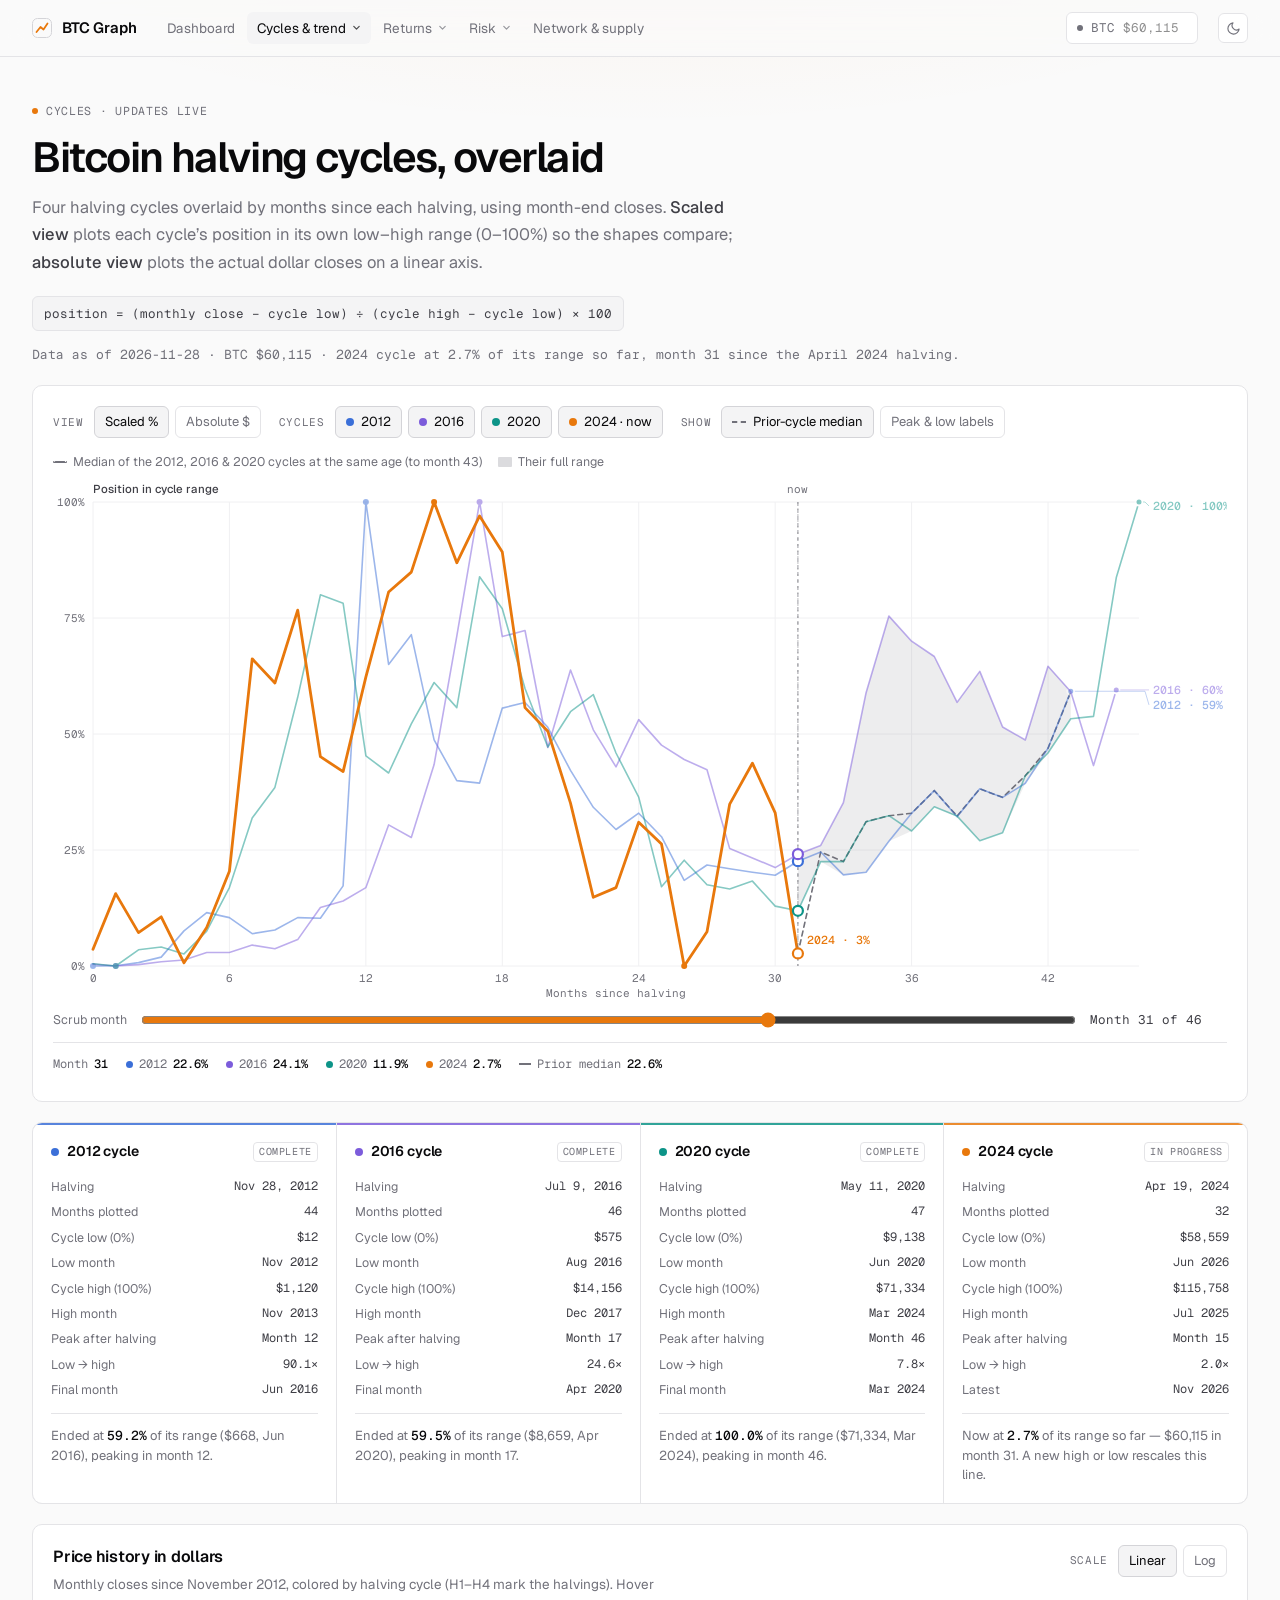
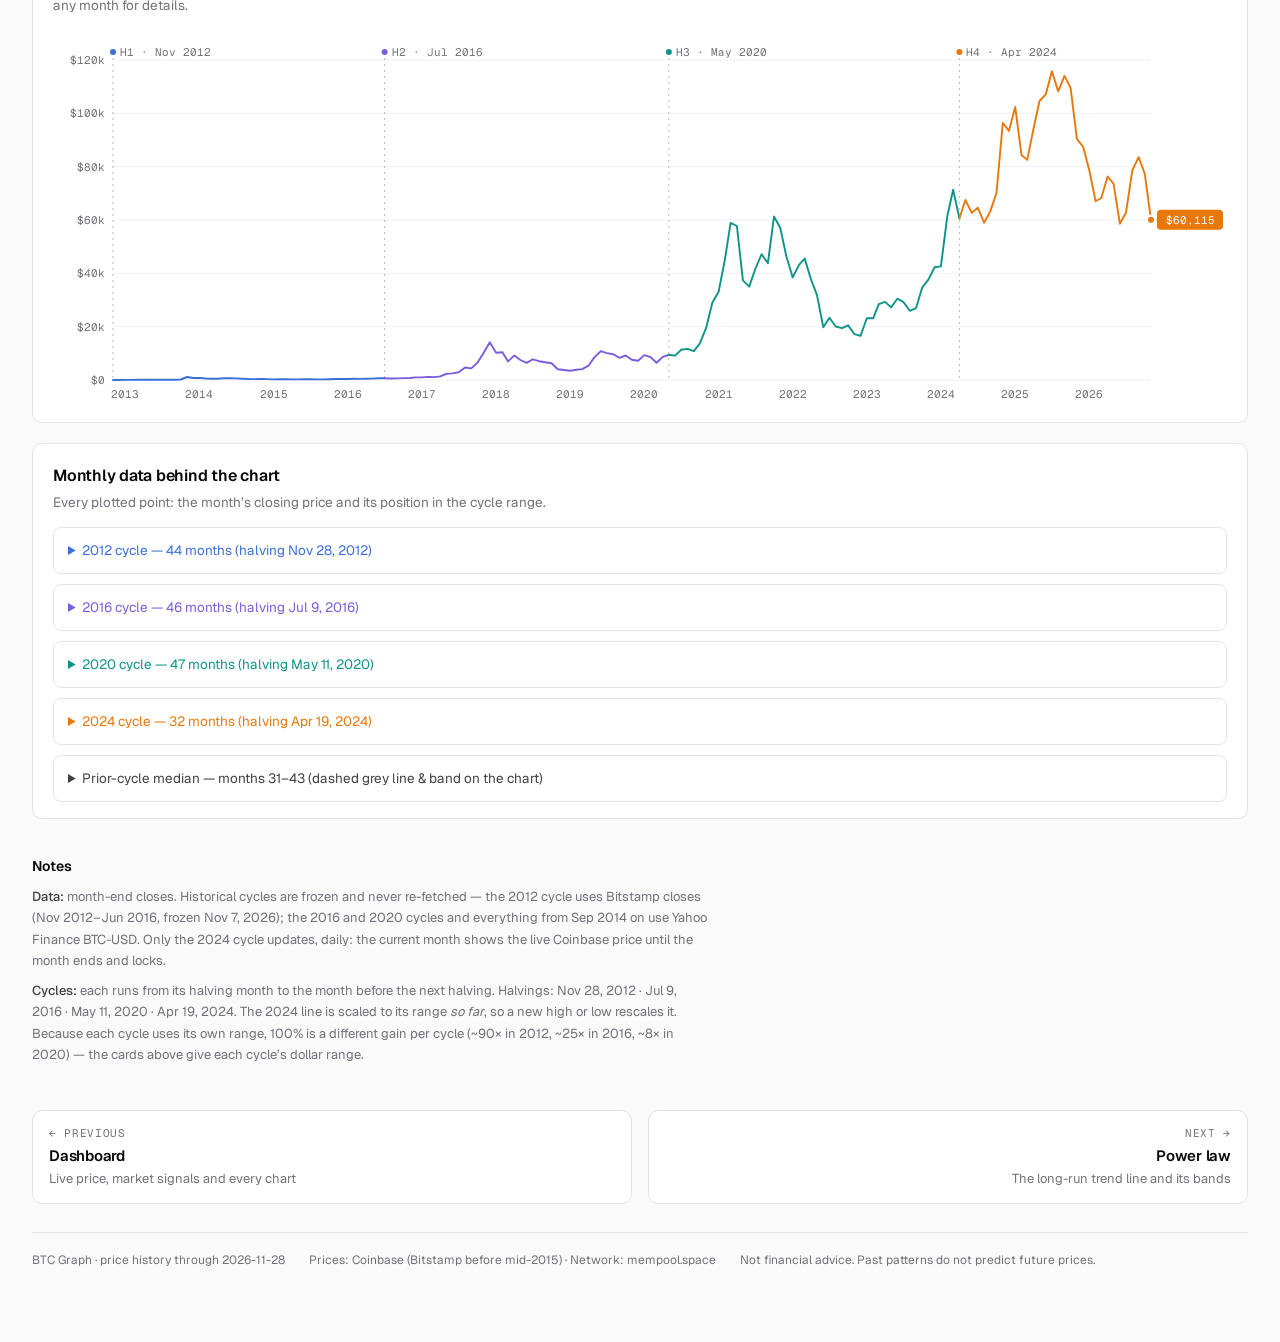
<file: cycles.html>
<!doctype html>
<html lang="en">
<head>
<meta charset="utf-8" />
<meta name="viewport" content="width=device-width, initial-scale=1, viewport-fit=cover" />
<meta name="color-scheme" content="light dark" />
<link rel="icon" href="assets/icon.svg" />
<title>Halving Cycles · BTC Graph</title>
<link rel="preconnect" href="https://fonts.googleapis.com" />
<link rel="preconnect" href="https://fonts.gstatic.com" crossorigin />
<link href="https://fonts.googleapis.com/css2?family=Geist:wght@300..700&family=Geist+Mono:wght@400..600&display=swap" rel="stylesheet" />
<link rel="stylesheet" href="assets/site.css" />
<style>
  .scrub{display:flex;align-items:center;gap:12px;margin:10px 0 2px;flex-wrap:wrap}
  .scrub label{font-size:12.5px;color:var(--muted)}
  .scrub input[type=range]{flex:1;min-width:160px;accent-color:var(--accent)}
  .scrub .val{font-family:var(--mono);font-size:12.5px;color:var(--ink2);min-width:11em}
  button.toggle .dash{width:14px;border-top:2px dashed var(--muted);flex:none}
  .cgrp{display:inline-flex;flex-wrap:wrap;align-items:center;gap:6px;margin-right:12px}
  .cgrp .cgrp{margin-right:0}
  #cycleToggles button.hl{border-color:var(--ink2)}
  #chart{min-height:300px}
  #chart svg,#rawchart svg{width:100%;height:auto}
  .readout{display:flex;flex-wrap:wrap;gap:4px 18px;font-family:var(--mono);font-size:12px}
  .readout .ro{display:inline-flex;align-items:center;gap:6px;white-space:nowrap}
  .readout .ro i{width:7px;height:7px;border-radius:50%;display:inline-block}
  .readout .ro i.med{border-radius:0;height:0;width:12px;border-top:2px dashed var(--muted)}
  .readout b{font-weight:500}
  .cardhead{display:flex;flex-wrap:wrap;gap:6px 20px;align-items:flex-start;justify-content:space-between}
  .cardhead .controls{margin:0 0 10px}
  .stats{display:grid;grid-template-columns:repeat(4,1fr);gap:1px;margin-top:20px;background:var(--line);border:1px solid var(--line);border-radius:var(--r);overflow:hidden}
  @media (max-width:980px){.stats{grid-template-columns:repeat(2,1fr)}}
  @media (max-width:560px){.stats{grid-template-columns:1fr}}
  .stat{background:var(--surface);padding:18px;min-width:0;position:relative}
  .stat::before{content:"";position:absolute;left:0;top:0;right:0;height:2px;background:var(--sc);opacity:.85}
  .stat h3{margin:0;font-size:14px;font-weight:600;letter-spacing:-.01em;display:flex;align-items:center;gap:8px}
  .stat h3 .dot{width:8px;height:8px;border-radius:50%;background:var(--sc);flex:none}
  .stat .tag{font-family:var(--mono);font-size:10px;font-weight:400;letter-spacing:.06em;text-transform:uppercase;color:var(--muted)!important;border:1px solid var(--line);border-radius:4px;padding:1px 5px;margin-left:auto}
  .stat dl{margin:14px 0 0;display:grid;grid-template-columns:auto 1fr;gap:6px 14px;font-size:12.5px}
  .stat dt{color:var(--muted);white-space:nowrap}
  .stat dd{margin:0;text-align:right;font-family:var(--mono);font-size:12px;color:var(--ink2);white-space:nowrap}
  .stat .big{font-size:13px;color:var(--muted);margin:14px 0 0;padding-top:12px;border-top:1px solid var(--line);line-height:1.5}
  .stat .big b{font-family:var(--mono);font-weight:500}
</style>
<script src="data/btc-data.js"></script>
<script src="assets/core.js"></script>
</head>
<body>
<main class="wrap">
  <p class="eyebrow">Cycles · updates live</p>
  <h1>Bitcoin halving cycles, overlaid</h1>
  <p class="lede">Four halving cycles overlaid by months since each halving, using month-end closes. <strong>Scaled view</strong> plots each cycle&rsquo;s position in its own low&ndash;high range (0&ndash;100%) so the shapes compare; <strong>absolute view</strong> plots the actual dollar closes on a linear axis.</p>
  <span class="formula" id="formulaLine">position = (monthly close &minus; cycle low) &divide; (cycle high &minus; cycle low) &times; 100</span>
  <p class="snapshot" id="snapshotLine"></p>

  <section class="card" aria-label="Halving cycle overlay chart">
    <div class="controls" role="group" aria-label="Chart controls">
      <span class="cgrp"><span class="lbl">View</span>
        <button type="button" class="toggle" id="viewPct" aria-pressed="true">Scaled %</button>
        <button type="button" class="toggle" id="viewUsd" aria-pressed="false">Absolute $</button></span>
      <span class="cgrp" id="scaleGroup" style="display:none"><span class="lbl">Scale</span>
        <button type="button" class="toggle" id="ovLin" aria-pressed="true">Linear</button>
        <button type="button" class="toggle" id="ovLog" aria-pressed="false">Log</button></span>
      <span class="cgrp"><span class="lbl">Cycles</span><span id="cycleToggles" class="cgrp"></span></span>
      <span class="cgrp"><span class="lbl">Show</span>
        <button type="button" class="toggle" id="forecastToggle" aria-pressed="true"><span class="dash" aria-hidden="true"></span>Prior-cycle median</button>
        <button type="button" class="toggle" id="annoToggle" aria-pressed="false">Peak &amp; low labels</button></span>
    </div>
    <div class="legend" id="ovLegend"></div>
    <div class="chartbox" id="chartbox">
      <div id="chart"></div>
      <div class="tooltip" id="tooltip" role="status"></div>
    </div>
    <div class="scrub">
      <label for="scrubber">Scrub month</label>
      <input type="range" id="scrubber" min="0" max="46" step="1" value="0" />
      <span class="val" id="scrubVal"></span>
    </div>
    <p class="readout" id="readout"></p>
  </section>

  <section class="stats" id="stats" aria-label="Cycle summaries"></section>

  <section class="card" aria-label="Raw bitcoin price history">
    <div class="cardhead">
      <div><h2>Price history in dollars</h2>
      <p class="sub">Monthly closes since November 2012, colored by halving cycle (H1–H4 mark the halvings). Hover any month for details.</p></div>
      <div class="controls" role="group" aria-label="Price scale"><span class="lbl">Scale</span>
        <button type="button" class="toggle" id="rawLin" aria-pressed="true">Linear</button>
        <button type="button" class="toggle" id="rawLog" aria-pressed="false">Log</button></div>
    </div>
    <div class="chartbox" id="rawbox"><div id="rawchart"></div><div class="tooltip" id="rawTip" role="status"></div></div>
  </section>

  <section class="card" aria-label="Monthly data tables">
    <h2>Monthly data behind the chart</h2>
    <p class="sub" id="tablesSub">Every plotted point: the month&rsquo;s closing price and its position in the cycle range.</p>
    <div id="tables"></div>
  </section>

  <footer class="notes">
    <h2>Notes</h2>
    <p><strong>Data:</strong> month-end closes. Historical cycles are frozen and never re-fetched &mdash; the 2012 cycle uses Bitstamp closes (Nov 2012&ndash;Jun 2016, frozen Nov 7, 2026); the 2016 and 2020 cycles and everything from Sep 2014 on use Yahoo Finance BTC-USD. Only the 2024 cycle updates, daily: the current month shows the live Coinbase price until the month ends and locks.</p>
    <p><strong>Cycles:</strong> each runs from its halving month to the month before the next halving. Halvings: Nov 28, 2012 &middot; Jul 9, 2016 &middot; May 11, 2020 &middot; Apr 19, 2024. The 2024 line is scaled to its range <em>so far</em>, so a new high or low rescales it. Because each cycle uses its own range, 100% is a different gain per cycle (~90&times; in 2012, ~25&times; in 2016, ~8&times; in 2020) &mdash; the cards above give each cycle&rsquo;s dollar range.</p>
  </footer>
</main>
<script>
var DATA = JSON.parse(JSON.stringify(BTC.data.cycles)); DATA.raw = BTC.data.monthly.map(function(p){ return {date:p.date,usd:p.usd}; });
var META = [
  {id:"c2012", name:"2012 cycle", short:"2012", halving:"Nov 28, 2012", halvingShort:"Nov 2012", current:false, color:"var(--c2012)", hex:"var(--c2012)", peakDx:0, peakDy:20, peakAnchor:"middle", troughDx:8, troughDy:32, endDy:17},
  {id:"c2016", name:"2016 cycle", short:"2016", halving:"Jul 9, 2016", halvingShort:"Jul 2016", current:false, color:"var(--c2016)", hex:"var(--c2016)", peakDx:10, peakDy:-8, troughDx:8, troughDy:16},
  {id:"c2020", name:"2020 cycle", short:"2020", halving:"May 11, 2020", halvingShort:"May 2020", current:false, color:"var(--c2020)", hex:"var(--c2020)", peakDx:-10, peakDy:-8, peakAnchor:"end", troughDx:8, troughDy:-12},
  {id:"c2024", name:"2024 cycle", short:"2024", halving:"Apr 19, 2024", halvingShort:"Apr 2024", current:true, color:"var(--c2024)", hex:"var(--c2024)", peakDx:-10, peakDy:-8, peakAnchor:"end", troughDx:0, troughDy:18, troughAnchor:"middle"}
];
var fmtMonth=BTC.fmtMonth, fmtUSD=BTC.fmtUSD;
function cyc(id){ return DATA[id]; }
/* Median extension for the current cycle: at each month, the median position of the
   three completed cycles (2012, 2016, 2020) at the same age, with their min-max spread.
   Runs from the current cycle's latest month through month 43, the last month all three share. */
var FORECAST=[];
function buildForecast(){
  var lastM=DATA.c2024.points[DATA.c2024.points.length-1].m;
  FORECAST=[];
  for(var m=lastM;m<=43;m++){
    var v=["c2012","c2016","c2020"].map(function(id){ return DATA[id].points[m].pct; }).sort(function(a,b){ return a-b; });
    FORECAST.push({m:m,median:v[1],min:v[0],max:v[2]});
  }
}
/* Live update: the current month's close becomes the live price; the 2024 range rescales. */
function applyLive(price){
  var c=DATA.c2024, pts=c.points, last=pts[pts.length-1], cur=BTC.ym(new Date());
  if(last.date===cur) last.usd=price;
  else if(cur>last.date) pts.push({m:last.m+1,date:cur,usd:price});
  else return;
  c.lo=Infinity; c.hi=-Infinity;
  pts.forEach(function(p){ if(p.usd<c.lo){c.lo=p.usd;c.loDate=p.date;} if(p.usd>c.hi){c.hi=p.usd;c.hiDate=p.date;} });
  pts.forEach(function(p){ p.pct=Math.round((p.usd-c.lo)/(c.hi-c.lo)*1000)/10; });
  var r=DATA.raw; if(r[r.length-1].date===cur) r[r.length-1].usd=price; else r.push({date:cur,usd:price});
}
buildForecast();
function forecastAt(m){
  for(var i=0;i<FORECAST.length;i++) if(FORECAST[i].m===m) return FORECAST[i];
  return null;
}
function stats(id){
  var c=cyc(id), pts=c.points;
  var peak=pts[0], trough=pts[0];
  pts.forEach(function(p){ if(p.pct>=peak.pct) peak=p; if(p.pct<=trough.pct) trough=p; });
  return {c:c, peak:peak, trough:trough, last:pts[pts.length-1], mult:c.hi/c.lo, n:pts.length};
}

/* ---------- header snapshot line ---------- */
function buildSnapshot(live){
  var s=stats("c2024");
  document.getElementById("snapshotLine").textContent =
    (live?"Live":"Data as of "+BTC.data.updated)+" · BTC "+fmtUSD(s.last.usd)+" · 2024 cycle at "+s.last.pct.toFixed(1)+"% of its range so far, month "+s.last.m+" since the April 2024 halving.";
}
buildSnapshot(false);

/* ---------- overlay chart ----------
   Drawn at the container's real pixel width so text stays legible at any size.
   The 2024 cycle carries the emphasis; completed cycles recede until one is highlighted
   (by hovering its line or its toggle). Peak/low text labels are optional and placed with
   collision checks; end labels sit in a right-hand gutter, spaced apart, with leader lines. */
var MAXM=46, W=960, H=520, ML=46, MR=84, MT=22, MB=34, PW=W-ML-MR, PH=H-MT-MB;
var visible={c2012:true,c2016:true,c2020:true,c2024:true}, showAnno=false, showForecast=true;
var focusM=DATA.c2024.points[DATA.c2024.points.length-1].m;
var mode="pct";      /* "pct" = scaled 0-100% view, "usd" = absolute dollar view */
var usdScale="lin";  /* absolute view: "lin" or "log" */
var hl=null;         /* id of the highlighted cycle, or null */
var YU=null;         /* dollar scale for the current build */
function X(m){ return ML + (m/MAXM)*PW; }
function Y(p){ return MT + (1-p/100)*PH; }
function Yv(p){ return mode==="pct" ? Y(p.pct) : YU(p.usd); }
function forecastShown(){ return mode==="pct" && showForecast && visible.c2024; }
function narrow(){ return W<560; }
function curLast(){ return stats("c2024").last; }

/* estimated text box for collision checks (11px Geist / Geist Mono) */
function textBox(x,y,text,anchor,cw){
  var w=text.length*(cw||6.2)+2, x0=anchor==="end"?x-w:anchor==="middle"?x-w/2:x;
  return {x0:x0,x1:x0+w,y0:y-10,y1:y+3};
}
function hits(b,boxes){ return boxes.some(function(o){ return b.x0<o.x1 && b.x1>o.x0 && b.y0<o.y1 && b.y1>o.y0; }); }

/* dollar scale over the visible cycles: linear from $0, or log across whole decades */
function usdScaleFn(){
  var lo=Infinity, hi=-Infinity;
  META.forEach(function(meta){ if(visible[meta.id]) cyc(meta.id).points.forEach(function(p){ lo=Math.min(lo,p.usd); hi=Math.max(hi,p.usd); }); });
  if(!isFinite(lo)){ lo=1; hi=100; }
  if(usdScale==="log"){
    var ls=BTC.logScale(lo,hi);
    var f=function(v){ return MT+(1-(Math.log10(v)-ls.a)/(ls.b-ls.a))*PH; };
    f.ticks=ls.ticks;
    return f;
  }
  var t=BTC.niceTicks(0,hi*1.04,6);
  while(t[t.length-1]<hi*1.02) t.push(t[t.length-1]+(t[1]-t[0]));   /* the top tick must clear the data */
  var top=t[t.length-1];
  var g=function(v){ return MT+(1-v/top)*PH; };
  g.ticks=t;
  return g;
}

function buildChart(){
  var box=document.getElementById("chart");
  W=Math.max(300,box.clientWidth||960);
  var usd=mode==="usd", nar=narrow();
  H=Math.round(Math.min(520,Math.max(300,W*.56)));
  ML=usd?(nar?48:64):40;
  MR=nar?46:(usd?124:88);
  MT=22; MB=34; PW=W-ML-MR; PH=H-MT-MB;
  if(usd) YU=usdScaleFn();
  var s='<svg width="'+W+'" height="'+H+'" viewBox="0 0 '+W+' '+H+'" role="img" aria-label="'+(usd ?
    "Line chart: bitcoin monthly closing price in US dollars on a "+(usdScale==="log"?"log":"linear")+" scale, by months since halving, for the 2012, 2016, 2020 and 2024 halving cycles." :
    "Line chart: position within cycle range, 0 to 100 percent, by months since halving, for the 2012, 2016, 2020 and 2024 halving cycles, with the median of the three completed cycles extending the 2024 cycle.")+'">';
  /* grid & axes */
  (usd?YU.ticks:[0,25,50,75,100]).forEach(function(g){
    var y=usd?YU(g):Y(g);
    s+='<line class="grid" x1="'+ML+'" y1="'+y+'" x2="'+(ML+PW)+'" y2="'+y+'"/>';
    s+='<text class="tick" x="'+(ML-8)+'" y="'+(y+4)+'" text-anchor="end">'+(usd?"$"+BTC.fmtCompact(g):g+"%")+'</text>';
  });
  for(var m=0;m<=MAXM;m+=(nar?12:6)){
    s+='<line class="grid" x1="'+X(m)+'" y1="'+MT+'" x2="'+X(m)+'" y2="'+(MT+PH)+'"/>';
    s+='<text class="tick" x="'+X(m)+'" y="'+(MT+PH+16)+'" text-anchor="middle">'+m+'</text>';
  }
  s+='<text class="tick" x="'+(ML+PW/2)+'" y="'+(H-3)+'" text-anchor="middle">Months since halving</text>';
  s+='<text class="ylab" x="'+ML+'" y="'+(MT-9)+'">'+(usd?"Monthly close (USD"+(usdScale==="log"?", log":"")+")":"Position in cycle range")+'</text>';
  /* "now" marker for the current cycle */
  var cl=curLast();
  if(visible.c2024){
    s+='<line x1="'+X(cl.m)+'" y1="'+MT+'" x2="'+X(cl.m)+'" y2="'+(MT+PH)+'" stroke="var(--muted)" stroke-dasharray="2 4" opacity=".45"/>';
    s+='<text class="tick" x="'+X(cl.m)+'" y="'+(MT-9)+'" text-anchor="middle">now</text>';
  }
  /* prior-cycle median: neutral grey, so it never reads as data */
  if(forecastShown()){
    var top=FORECAST.map(function(f){ return X(f.m).toFixed(1)+" "+Y(f.max).toFixed(1); }).join(" L");
    var bot=FORECAST.slice().reverse().map(function(f){ return X(f.m).toFixed(1)+" "+Y(f.min).toFixed(1); }).join(" L");
    s+='<path d="M'+top+' L'+bot+' Z" fill="var(--muted)" fill-opacity=".13"/>';
    var md="M"+X(cl.m).toFixed(1)+" "+Y(cl.pct).toFixed(1);
    FORECAST.forEach(function(f){ if(f.m>cl.m) md+=" L"+X(f.m).toFixed(1)+" "+Y(f.median).toFixed(1); });
    s+='<path d="'+md+'" fill="none" stroke="var(--muted)" stroke-width="1.6" stroke-dasharray="5 4" stroke-linecap="round"/>';
  }
  /* cycle lines: past cycles first so the current one draws on top */
  var order=META.filter(function(mt){ return !mt.current; }).concat(META.filter(function(mt){ return mt.current; }));
  order.forEach(function(meta){
    if(!visible[meta.id]) return;
    var c=cyc(meta.id), st=stats(meta.id);
    var d=c.points.map(function(p,i){ return (i?"L":"M")+X(p.m).toFixed(1)+" "+Yv(p).toFixed(1); }).join(" ");
    s+='<g class="cyc" data-id="'+meta.id+'">';
    s+='<path class="ln" d="'+d+'" fill="none" stroke="'+meta.hex+'" stroke-linejoin="round" stroke-linecap="round"/>';
    [st.peak,st.trough].forEach(function(p){ s+='<circle cx="'+X(p.m)+'" cy="'+Yv(p)+'" r="3" fill="'+meta.hex+'"/>'; });
    s+='<circle cx="'+X(st.last.m)+'" cy="'+Yv(st.last)+'" r="'+(meta.current?4.5:3.5)+'" fill="'+meta.hex+'" stroke="var(--surface)" stroke-width="2"/>';
    s+='</g>';
  });
  /* labels: gutter end labels for completed cycles, then the current cycle, then optional peaks/lows */
  var boxes=[], lab="";
  var ends=META.filter(function(mt){ return visible[mt.id] && !mt.current; }).map(function(meta){
    var lp=stats(meta.id).last;
    return {meta:meta, px:X(lp.m), py:Yv(lp), y:Yv(lp), text:nar?meta.short:meta.short+" · "+(usd?fmtUSD(lp.usd):lp.pct.toFixed(0)+"%")};
  }).sort(function(a,b){ return a.y-b.y; });
  for(var i=0;i<ends.length;i++){ ends[i].y=Math.max(ends[i].y, MT+4, i?ends[i-1].y+15:-1e9); }
  for(var j=ends.length-1;j>=0;j--){ ends[j].y=Math.min(ends[j].y, j<ends.length-1?ends[j+1].y-15:MT+PH); }
  var gx=ML+PW+10;
  ends.forEach(function(e){
    lab+='<g class="cyc" data-id="'+e.meta.id+'"><path d="M'+(e.px+4)+' '+e.py+' L'+(gx-4)+' '+e.py+' L'+gx+' '+e.y+'" fill="none" stroke="'+e.meta.hex+'" stroke-width="1" opacity=".6"/>'+
      '<text class="endlabel" x="'+(gx+4)+'" y="'+(e.y+4)+'" style="fill:'+e.meta.hex+'">'+e.text+'</text></g>';
    boxes.push({x0:gx,x1:W,y0:e.y-10,y1:e.y+4});
  });
  if(visible.c2024){
    var cm=META[3], ct=nar?(usd?fmtUSD(cl.usd):cl.pct.toFixed(0)+"%"):"2024 · "+(usd?fmtUSD(cl.usd):cl.pct.toFixed(0)+"%");
    var cands=[[9,-9,"start"],[9,16,"start"],[-9,-9,"end"],[-9,16,"end"],[0,-14,"middle"],[0,22,"middle"]], cx=X(cl.m), cy=Yv(cl);
    /* keep clear of the other cycles' markers at the same month */
    META.forEach(function(mt){ if(!mt.current && visible[mt.id]){ var p=pointAt(mt,cl.m); if(p) boxes.push({x0:cx-5,x1:cx+5,y0:Yv(p)-5,y1:Yv(p)+5}); } });
    for(var k=0;k<cands.length;k++){
      var b=textBox(cx+cands[k][0],cy+cands[k][1],ct,cands[k][2],6.9);
      if(b.x0<ML || b.x1>ML+PW || b.y0<MT || b.y1>MT+PH || hits(b,boxes)) continue;
      boxes.push(b);
      lab+='<text class="endlabel cyc" data-id="c2024" x="'+(cx+cands[k][0])+'" y="'+(cy+cands[k][1])+'" text-anchor="'+cands[k][2]+'" style="fill:var(--c2024)">'+ct+'</text>';
      break;
    }
  }
  if(showAnno){
    order.slice().reverse().forEach(function(meta){
      if(!visible[meta.id]) return;
      var st=stats(meta.id);
      [["Peak",st.peak],["Low",st.trough]].forEach(function(pk){
        var p=pk[1], t=pk[0]+" · "+(nar?BTC.MONTHS[+p.date.slice(5)-1]+" ’"+p.date.slice(2,4):fmtMonth(p.date)), x=X(p.m), y=Yv(p);
        var cs=pk[0]==="Peak"?[[0,-9,"middle"],[7,-7,"start"],[-7,-7,"end"],[7,14,"start"],[-7,14,"end"]]:[[0,16,"middle"],[7,14,"start"],[-7,14,"end"],[7,-7,"start"],[-7,-7,"end"]];
        for(var q=0;q<cs.length;q++){
          var bb=textBox(x+cs[q][0],y+cs[q][1],t,cs[q][2]);
          if(bb.x0<ML-30 || bb.x1>ML+PW+4 || bb.y0<MT-16 || bb.y1>MT+PH+2 || hits(bb,boxes)) continue;
          boxes.push(bb);
          lab+='<text class="anno cyc" data-id="'+meta.id+'" x="'+(x+cs[q][0])+'" y="'+(y+cs[q][1])+'" text-anchor="'+cs[q][2]+'" style="fill:'+meta.hex+'">'+t+'</text>';
          break;
        }
      });
    });
  }
  s+=lab;
  s+='<g id="focusG"></g>';
  s+='<rect id="hoverZone" x="'+ML+'" y="'+MT+'" width="'+PW+'" height="'+PH+'" fill="transparent"/>';
  s+="</svg>";
  box.innerHTML=s;
  var hz=document.getElementById("hoverZone");
  hz.addEventListener("pointermove",onHover);
  hz.addEventListener("pointerleave",function(){ clearFocus(); setHL(null); });
  applyHL();
  drawFocus();
  buildLegend();
}

/* emphasis: the current cycle leads; a highlighted cycle takes over and the rest dim */
function applyHL(){
  Array.prototype.forEach.call(document.querySelectorAll("#chart .cyc"),function(g){
    var id=g.getAttribute("data-id"), cur=id==="c2024", on=hl?id===hl:cur;
    g.style.opacity = hl ? (on?1:.15) : (cur?1:.5);
    var ln=g.querySelector(".ln");
    if(ln) ln.setAttribute("stroke-width", on ? (cur?2.8:2.4) : (cur?2.6:1.6));
  });
  Array.prototype.forEach.call(document.querySelectorAll("#cycleToggles button"),function(b){ b.classList.toggle("hl",b.getAttribute("data-id")===hl); });
}
function setHL(id){ if(id!==hl){ hl=id; applyHL(); } }

function buildLegend(){
  var el=document.getElementById("ovLegend");
  el.innerHTML=forecastShown() ?
    '<span><i style="background:none;border-top:2px dashed var(--muted);height:0"></i>Median of the 2012, 2016 &amp; 2020 cycles at the same age (to month 43)</span><span><i class="band" style="background:var(--muted)"></i>Their full range</span>' : "";
  el.style.display=el.innerHTML?"":"none";
}

function pointAt(meta,m){
  var pts=cyc(meta.id).points;
  for(var i=0;i<pts.length;i++) if(pts[i].m===m) return pts[i];
  return null;
}
function drawFocus(){
  var g=document.getElementById("focusG"); if(!g) return;
  var usd=mode==="usd";
  var out='<line x1="'+X(focusM)+'" y1="'+MT+'" x2="'+X(focusM)+'" y2="'+(MT+PH)+'" stroke="var(--muted)" stroke-width="1" stroke-dasharray="4 3" opacity="0.7"/>';
  META.forEach(function(meta){
    if(!visible[meta.id]) return;
    var p=pointAt(meta,focusM);
    if(p) out+='<circle cx="'+X(p.m)+'" cy="'+Yv(p)+'" r="5" fill="var(--surface)" stroke="'+meta.hex+'" stroke-width="2.2" opacity="'+(hl&&hl!==meta.id?.3:1)+'"/>';
  });
  var fc=forecastAt(focusM), past=focusM>curLast().m;
  if(forecastShown() && fc && past) out+='<circle cx="'+X(fc.m)+'" cy="'+Y(fc.median)+'" r="5" fill="var(--surface)" stroke="var(--muted)" stroke-width="2.2"/>';
  g.innerHTML=out;
  /* compact readout under the chart (also the touch/keyboard path, via the scrubber) */
  var parts=[];
  META.forEach(function(meta){
    if(!visible[meta.id]) return;
    var p=pointAt(meta,focusM);
    if(p) parts.push('<span class="ro"><i style="background:'+meta.hex+'"></i>'+meta.short+' <b>'+(usd?fmtUSD(p.usd):p.pct.toFixed(1)+"%")+'</b></span>');
  });
  if(forecastShown() && fc) parts.push('<span class="ro"><i class="med"></i>Prior median <b>'+fc.median.toFixed(1)+'%</b></span>');
  document.getElementById("readout").innerHTML='<span class="ro">Month <b>'+focusM+'</b></span>'+(parts.length?parts.join(""):'<span class="ro">No visible cycle reaches this month yet</span>');
  document.getElementById("scrubVal").textContent="Month "+focusM+" of "+MAXM;
  /* tooltip */
  var rows="";
  META.forEach(function(meta){
    if(!visible[meta.id]) return;
    var p=pointAt(meta,focusM); if(!p) return;
    var st=stats(meta.id), tag=p===st.peak?" · peak":p===st.trough?" · low":"";
    rows+='<div class="row" style="opacity:'+(hl&&hl!==meta.id?.45:1)+'"><span class="dot" style="background:'+meta.hex+'"></span><span class="nm">'+meta.short+'</span><span class="dt">'+fmtMonth(p.date)+tag+'</span><span class="vv">'+(usd?fmtUSD(p.usd):fmtUSD(p.usd)+' · '+p.pct.toFixed(1)+'%')+'</span></div>';
  });
  if(forecastShown() && fc && past)
    rows+='<div class="row"><span class="dot" style="background:transparent;border:1.5px dashed var(--muted)"></span><span class="nm">Median</span><span class="dt">prior cycles</span><span class="vv">'+fc.median.toFixed(1)+'% · range '+fc.min.toFixed(0)+'–'+fc.max.toFixed(0)+'%</span></div>';
  document.getElementById("tooltip").innerHTML="<h3>Month "+focusM+" since halving</h3>"+(rows||'<div class="row">No data</div>');
}
function onHover(e){
  var svg=document.querySelector("#chart svg").getBoundingClientRect();
  var px=(e.clientX-svg.left)/svg.width*W, py=(e.clientY-svg.top)/svg.height*H;
  var m=Math.max(0,Math.min(MAXM,Math.round((px-ML)/PW*MAXM)));
  /* highlight the cycle whose line is nearest the pointer, if it's close */
  var best=null, bd=22;
  META.forEach(function(meta){
    if(!visible[meta.id]) return;
    var p=pointAt(meta,m); if(!p) return;
    var dd=Math.abs(Yv(p)-py); if(dd<bd){ bd=dd; best=meta.id; }
  });
  setHL(best);
  { focusM=m; document.getElementById("scrubber").value=m; drawFocus(); }
  BTC.placeTip(document.getElementById("tooltip"),document.getElementById("chartbox"),e);
}
function clearFocus(){ document.getElementById("tooltip").classList.remove("on"); }

/* ---------- controls ---------- */
(function(){
  var holder=document.getElementById("cycleToggles");
  META.forEach(function(meta){
    var b=document.createElement("button");
    b.type="button"; b.className="toggle"; b.setAttribute("aria-pressed","true"); b.setAttribute("data-id",meta.id);
    b.innerHTML='<span class="dot" style="background:'+meta.hex+'"></span>'+meta.short+(meta.current?" · now":"");
    b.addEventListener("click",function(){
      visible[meta.id]=!visible[meta.id];
      b.setAttribute("aria-pressed", visible[meta.id]?"true":"false");
      buildChart();
    });
    b.addEventListener("mouseenter",function(){ if(visible[meta.id]) setHL(meta.id); });
    b.addEventListener("mouseleave",function(){ setHL(null); });
    b.addEventListener("focus",function(){ if(visible[meta.id]) setHL(meta.id); });
    b.addEventListener("blur",function(){ setHL(null); });
    holder.appendChild(b);
  });
  var at=document.getElementById("annoToggle");
  at.addEventListener("click",function(){ showAnno=!showAnno; at.setAttribute("aria-pressed", showAnno?"true":"false"); buildChart(); });
  var ft=document.getElementById("forecastToggle");
  ft.addEventListener("click",function(){ showForecast=!showForecast; ft.setAttribute("aria-pressed", showForecast?"true":"false"); buildChart(); });
  var vp=document.getElementById("viewPct"), vu=document.getElementById("viewUsd");
  var sl=document.getElementById("ovLin"), sg=document.getElementById("ovLog");
  function setMode(m){
    mode=m;
    var usd=m==="usd";
    vp.setAttribute("aria-pressed", !usd?"true":"false");
    vu.setAttribute("aria-pressed", usd?"true":"false");
    document.getElementById("scaleGroup").style.display = usd ? "" : "none";
    ft.style.display = usd ? "none" : "";
    document.getElementById("formulaLine").textContent = usd ?
      "Monthly close in US dollars." :
      "position = (monthly close − cycle low) ÷ (cycle high − cycle low) × 100";
    document.getElementById("tablesSub").textContent = usd ?
      "Every plotted point: the month’s closing price in dollars." :
      "Every plotted point: the month’s closing price and its position in the cycle range.";
    buildChart();
    buildTables();
  }
  function setScale(sc){
    usdScale=sc;
    sl.setAttribute("aria-pressed", sc==="lin"?"true":"false");
    sg.setAttribute("aria-pressed", sc==="log"?"true":"false");
    buildChart();
  }
  vp.addEventListener("click",function(){ if(mode!=="pct") setMode("pct"); });
  vu.addEventListener("click",function(){ if(mode!=="usd") setMode("usd"); });
  sl.addEventListener("click",function(){ setScale("lin"); });
  sg.addEventListener("click",function(){ setScale("log"); });
  var sc=document.getElementById("scrubber");
  sc.addEventListener("input",function(){ focusM=parseInt(sc.value,10); drawFocus(); });
})();

/* ---------- stat cards ---------- */
function buildStats(){
  var html="";
  META.forEach(function(meta){
    var st=stats(meta.id);
    html+='<article class="stat" style="--sc:'+meta.hex+'"><h3><span class="dot"></span>'+meta.name+
      '<span class="tag" style="color:'+meta.hex+'">'+(meta.current?"In progress":"Complete")+'</span></h3><dl>'+
      '<dt>Halving</dt><dd>'+meta.halving+'</dd>'+
      '<dt>Months plotted</dt><dd>'+st.n+'</dd>'+
      '<dt>Cycle low (0%)</dt><dd>'+fmtUSD(st.c.lo)+'</dd>'+
      '<dt>Low month</dt><dd>'+fmtMonth(st.c.loDate)+'</dd>'+
      '<dt>Cycle high (100%)</dt><dd>'+fmtUSD(st.c.hi)+'</dd>'+
      '<dt>High month</dt><dd>'+fmtMonth(st.c.hiDate)+'</dd>'+
      '<dt>Peak after halving</dt><dd>Month '+st.peak.m+'</dd>'+
      '<dt>Low &rarr; high</dt><dd>'+st.mult.toFixed(1)+'&times;</dd>'+
      '<dt>'+(meta.current?"Latest":"Final month")+'</dt><dd>'+fmtMonth(st.last.date)+'</dd></dl>'+
      '<p class="big">'+(meta.current?
        'Now at <b>'+st.last.pct.toFixed(1)+'%</b> of its range so far — '+fmtUSD(st.last.usd)+' in month '+st.last.m+'. A new high or low rescales this line.':
        'Ended at <b>'+st.last.pct.toFixed(1)+'%</b> of its range ('+fmtUSD(st.last.usd)+', '+fmtMonth(st.last.date)+'), peaking in month '+st.peak.m+'.')+
      '</p></article>';
  });
  document.getElementById("stats").innerHTML=html;
}
buildStats();

/* ---------- price history ----------
   Monthly closes colored by halving cycle, with a Linear/Log toggle (linear by default).
   Halving tags sit in a band above the plot and the latest price sits in a tag in the right
   margin, so no text is drawn over the data. Hover reads any month. */
var rawScale="lin";
function monthsBetween(a,b){ return (+b.slice(0,4)-+a.slice(0,4))*12+(+b.slice(5,7)-+a.slice(5,7)); }
function cycleOf(ym){
  var hit=null;
  META.forEach(function(meta){ if(ym>=cyc(meta.id).start) hit=meta; });
  return hit;
}
function buildRaw(){
  var box=document.getElementById("rawchart");
  var RW=Math.max(300,box.clientWidth||960), nar=RW<560;
  var RH=Math.round(Math.min(380,Math.max(260,RW*.4)));
  var RML=nar?46:60, RMR=nar?62:76, RT=34, RB=26, RPW=RW-RML-RMR, RPH=RH-RT-RB;
  var raw=DATA.raw, n=raw.length;
  var t0=Date.parse(raw[0].date+"-01T00:00:00Z"), t1=Date.parse(raw[n-1].date+"-01T00:00:00Z");
  function tOf(ym){ return Date.parse(ym+"-01T00:00:00Z"); }
  function RX(ym){ return RML+((tOf(ym)-t0)/(t1-t0))*RPW; }
  var hi=Math.max.apply(null,raw.map(function(p){ return p.usd; })), lo=Math.min.apply(null,raw.map(function(p){ return p.usd; }));
  var ticks, RY;
  if(rawScale==="log"){
    var ls=BTC.logScale(lo,hi);
    RY=function(v){ return RT+(1-(Math.log10(v)-ls.a)/(ls.b-ls.a))*RPH; };
    ticks=ls.ticks;
  } else {
    ticks=BTC.niceTicks(0,hi*1.04,nar?4:6);
    while(ticks[ticks.length-1]<hi*1.02) ticks.push(ticks[ticks.length-1]+(ticks[1]-ticks[0]));   /* the top tick must clear the data */
    var top=ticks[ticks.length-1];
    RY=function(v){ return RT+(1-v/top)*RPH; };
  }
  var s='<svg width="'+RW+'" height="'+RH+'" viewBox="0 0 '+RW+' '+RH+'" role="img" aria-label="Line chart of bitcoin monthly closing price in US dollars on a '+(rawScale==="log"?"log":"linear")+' scale, '+fmtMonth(raw[0].date)+' to '+fmtMonth(raw[n-1].date)+', colored by halving cycle">';
  ticks.forEach(function(g){
    s+='<line class="grid" x1="'+RML+'" y1="'+RY(g)+'" x2="'+(RML+RPW)+'" y2="'+RY(g)+'"/>';
    s+='<text class="tick" x="'+(RML-8)+'" y="'+(RY(g)+4)+'" text-anchor="end">$'+BTC.fmtCompact(g)+'</text>';
  });
  var y0=+raw[0].date.slice(0,4)+1, y1=+raw[n-1].date.slice(0,4), step=nar?3:(RPW<760?2:1);
  for(var yr=y0;yr<=y1;yr+=step) s+='<text class="tick" x="'+RX(yr+"-01")+'" y="'+(RT+RPH+18)+'" text-anchor="middle">'+yr+'</text>';
  /* halving tags in the band above the plot */
  META.forEach(function(meta,i){
    var x=RX(cyc(meta.id).start);
    s+='<line x1="'+x+'" y1="'+(RT-8)+'" x2="'+x+'" y2="'+(RT+RPH)+'" stroke="var(--muted)" stroke-dasharray="2 4" opacity=".5"/>';
    s+='<circle cx="'+x+'" cy="'+(RT-8)+'" r="3" fill="'+meta.hex+'"/>';
    s+='<text class="tick" x="'+(x+7)+'" y="'+(RT-4)+'">'+(nar?"H"+(i+1):"H"+(i+1)+" · "+meta.halvingShort)+'</text>';
  });
  /* the price line, one segment per cycle (each segment carries on to the next cycle's first month) */
  META.forEach(function(meta,i){
    var st=cyc(meta.id).start, en=i<META.length-1?cyc(META[i+1].id).start:"9999";
    var seg=raw.filter(function(p){ return p.date>=st && p.date<=en; });
    if(seg.length<2) return;
    s+='<path d="'+seg.map(function(p,k){ return (k?"L":"M")+RX(p.date).toFixed(1)+" "+RY(p.usd).toFixed(1); }).join(" ")+'" fill="none" stroke="'+meta.hex+'" stroke-width="1.9" stroke-linejoin="round" stroke-linecap="round"/>';
  });
  /* latest price: dot on the line, tag in the right margin */
  var last=raw[n-1], lm=cycleOf(last.date), ly=RY(last.usd), tw=nar?54:66;
  s+='<circle cx="'+RX(last.date)+'" cy="'+ly+'" r="4" fill="'+lm.hex+'" stroke="var(--surface)" stroke-width="2"/>';
  s+='<line x1="'+(RX(last.date)+5)+'" y1="'+ly+'" x2="'+(RML+RPW+6)+'" y2="'+ly+'" stroke="'+lm.hex+'" stroke-dasharray="2 3" opacity=".6"/>';
  s+='<rect x="'+(RML+RPW+6)+'" y="'+(ly-10)+'" width="'+tw+'" height="20" rx="4" fill="'+lm.hex+'"/>';
  s+='<text class="tick" x="'+(RML+RPW+6+tw/2)+'" y="'+(ly+4)+'" text-anchor="middle" style="fill:var(--bg)">'+(nar?"$"+BTC.fmtCompact(last.usd):fmtUSD(last.usd))+'</text>';
  s+='<g id="rawFocus"></g><rect id="rawHz" x="'+RML+'" y="'+RT+'" width="'+RPW+'" height="'+RPH+'" fill="transparent"/></svg>';
  box.innerHTML=s;
  /* hover */
  var athAt=[], ath=0; raw.forEach(function(p){ ath=Math.max(ath,p.usd); athAt.push(ath); });
  var hz=document.getElementById("rawHz"), tt=document.getElementById("rawTip");
  hz.addEventListener("pointermove",function(ev){
    var r=box.querySelector("svg").getBoundingClientRect(), px=(ev.clientX-r.left)/r.width*RW;
    var t=t0+(px-RML)/RPW*(t1-t0), i=0;
    for(var k=1;k<n;k++) if(Math.abs(tOf(raw[k].date)-t)<Math.abs(tOf(raw[i].date)-t)) i=k;
    var p=raw[i], mt=cycleOf(p.date), age=monthsBetween(cyc(mt.id).start,p.date), dd=(p.usd/athAt[i]-1)*100;
    document.getElementById("rawFocus").innerHTML='<line x1="'+RX(p.date)+'" y1="'+RT+'" x2="'+RX(p.date)+'" y2="'+(RT+RPH)+'" stroke="var(--muted)" stroke-dasharray="4 3"/>'+
      '<circle cx="'+RX(p.date)+'" cy="'+RY(p.usd)+'" r="5" fill="var(--surface)" stroke="'+mt.hex+'" stroke-width="2.2"/>';
    var mom=i?(p.usd/raw[i-1].usd-1)*100:null;
    tt.innerHTML='<h3>'+fmtMonth(p.date)+(i===n-1?" · in progress":"")+'</h3>'+
      '<div class="row"><span class="dot" style="background:'+mt.hex+'"></span><span class="nm">Close</span><span class="vv">'+fmtUSD(p.usd)+'</span></div>'+
      (mom==null?"":'<div class="row"><span class="nm">vs. prior month</span><span class="vv chg '+(mom>=0?"up":"down")+'">'+BTC.fmtPct(mom)+'</span></div>')+
      '<div class="row"><span class="nm">Cycle</span><span class="vv">'+mt.short+' · month '+age+'</span></div>'+
      '<div class="row"><span class="nm">From all-time high</span><span class="vv">'+(dd>-0.05?"At ATH":dd.toFixed(1)+"%")+'</span></div>';
    BTC.placeTip(tt,document.getElementById("rawbox"),ev);
  });
  hz.addEventListener("pointerleave",function(){ tt.classList.remove("on"); document.getElementById("rawFocus").innerHTML=""; });
}
(function(){
  var lb=document.getElementById("rawLin"), gb=document.getElementById("rawLog");
  function setRaw(sc){ rawScale=sc; lb.setAttribute("aria-pressed",sc==="lin"?"true":"false"); gb.setAttribute("aria-pressed",sc==="log"?"true":"false"); buildRaw(); }
  lb.addEventListener("click",function(){ setRaw("lin"); });
  gb.addEventListener("click",function(){ setRaw("log"); });
})();
buildRaw();

/* ---------- data tables (columns follow the view toggle) ---------- */
function buildTables(){
  var usd = mode==="usd";
  var html="";
  META.forEach(function(meta){
    var c=cyc(meta.id);
    var rows=c.points.map(function(p){
      return "<tr><td>"+p.m+"</td><td>"+fmtMonth(p.date)+"</td><td>"+fmtUSD(p.usd)+"</td>"+(usd?"":"<td>"+p.pct.toFixed(1)+"%</td>")+"</tr>";
    }).join("");
    html+='<details><summary style="color:'+meta.hex+'">'+meta.name+' — '+c.points.length+' months (halving '+meta.halving+')</summary><div class="twrap"><table><thead><tr><th>Month #</th><th>Month</th><th>Close (USD)</th>'+(usd?"":"<th>Position</th>")+'</tr></thead><tbody>'+rows+'</tbody></table></div></details>';
  });
  if(!usd){
    /* median extension table — normalized positions only, scaled view */
    var frows=FORECAST.map(function(f){
      function pv(id){ var p=null; cyc(id).points.forEach(function(q){ if(q.m===f.m) p=q; }); return p?p.pct.toFixed(1)+"%":"—"; }
      return "<tr><td>"+f.m+"</td><td>"+pv("c2012")+"</td><td>"+pv("c2016")+"</td><td>"+pv("c2020")+"</td><td>"+f.median.toFixed(1)+"%</td><td>"+f.min.toFixed(1)+"% – "+f.max.toFixed(1)+"%</td></tr>";
    }).join("");
    html+='<details><summary>Prior-cycle median — months '+FORECAST[0].m+'–43 (dashed grey line &amp; band on the chart)</summary><div class="twrap"><table><thead><tr><th>Month #</th><th>2012 cycle</th><th>2016 cycle</th><th>2020 cycle</th><th>Median</th><th>Band (min – max)</th></tr></thead><tbody>'+frows+'</tbody></table></div></details>';
  }
  document.getElementById("tables").innerHTML=html;
}
buildTables();

document.getElementById("scrubber").value=focusM;
buildChart();

/* redraw at the new width when the layout changes */
if(window.ResizeObserver){
  var rw0=0;
  new ResizeObserver(function(en){ var w=Math.round(en[0].contentRect.width); if(w && w!==rw0){ rw0=w; buildChart(); buildRaw(); } }).observe(document.getElementById("chartbox"));
}

/* live: refresh the in-progress month at most every 5 seconds */
var lastLive=0;
BTC.onPrice(function(st){
  if(!st.live || Date.now()-lastLive<5000) return;
  lastLive=Date.now();
  applyLive(st.price); buildForecast();
  buildSnapshot(true); buildChart(); buildStats(); buildRaw(); buildTables();
});
</script>
</body>
</html>
</file>
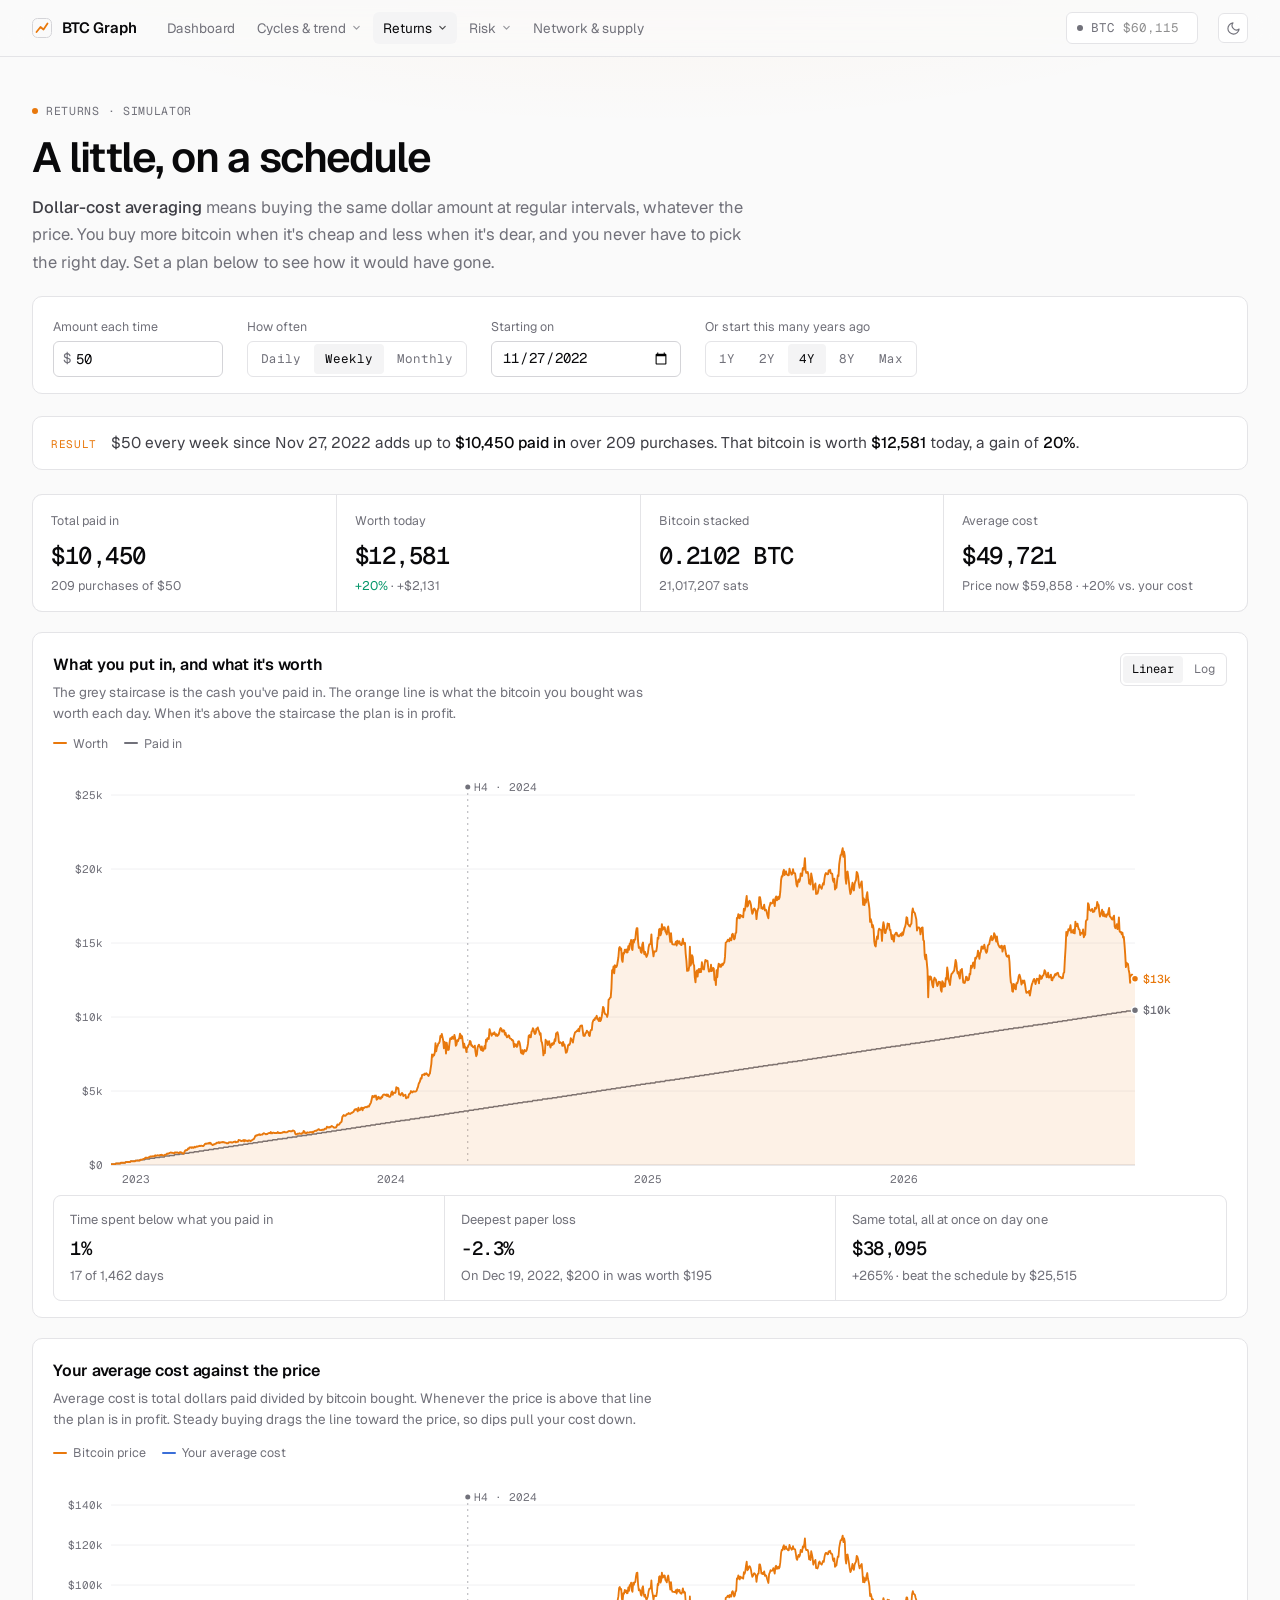
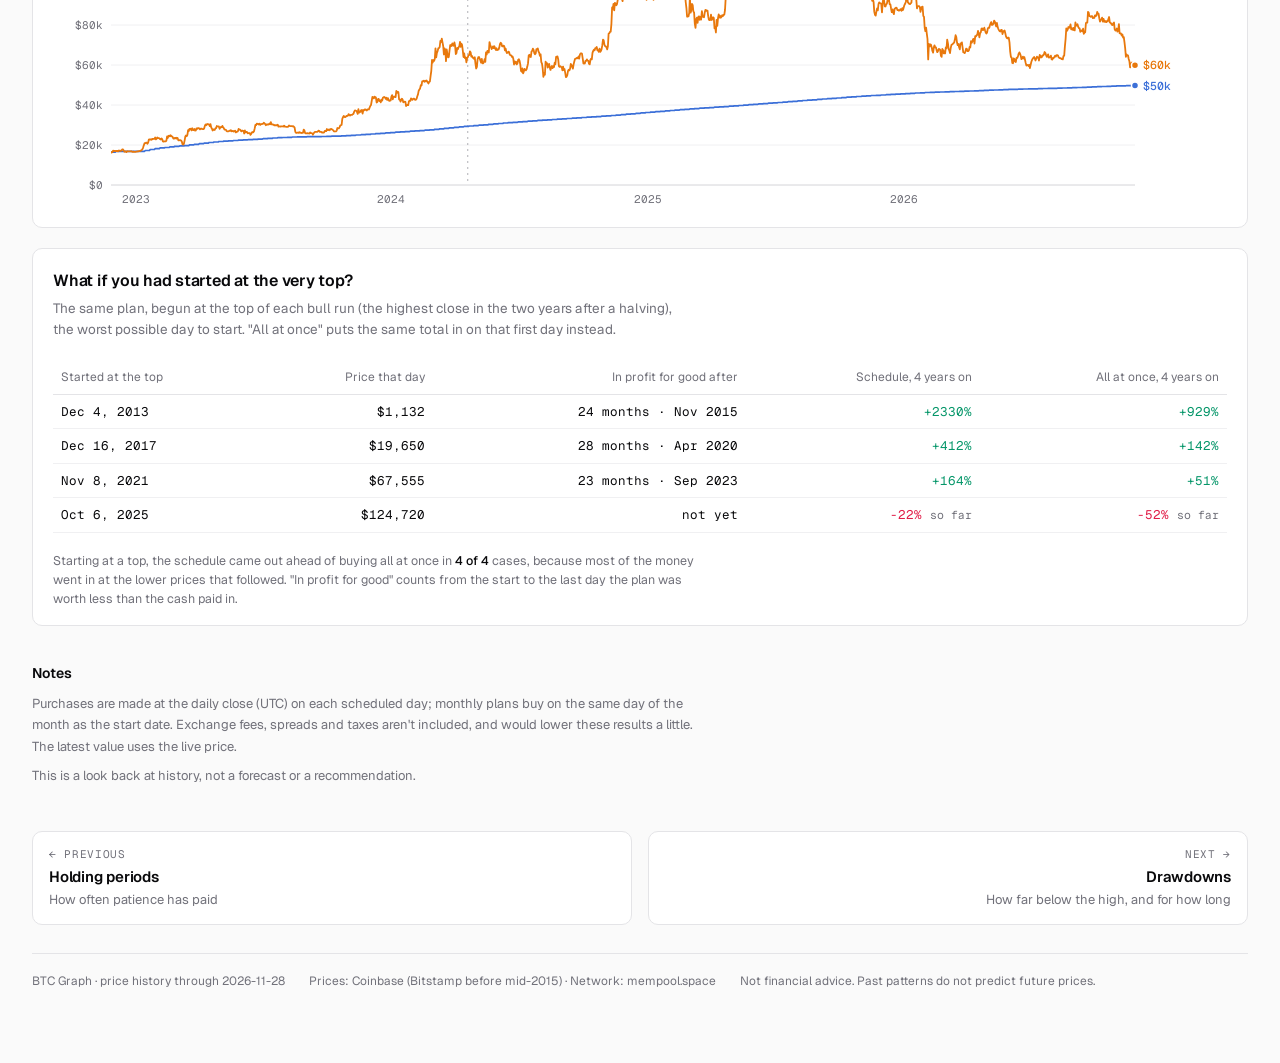
<file: dca.html>
<!doctype html>
<html lang="en">
<head>
<meta charset="utf-8" />
<meta name="viewport" content="width=device-width, initial-scale=1, viewport-fit=cover" />
<meta name="color-scheme" content="light dark" />
<meta name="description" content="Bitcoin dollar-cost averaging simulator: see what buying a fixed amount every day, week or month would be worth today, your average cost, and how it compares with buying all at once." />
<title>DCA simulator · BTC Graph</title>
<link rel="icon" href="assets/icon.svg" />
<link rel="preconnect" href="https://fonts.googleapis.com" />
<link rel="preconnect" href="https://fonts.gstatic.com" crossorigin />
<link href="https://fonts.googleapis.com/css2?family=Geist:wght@300..700&family=Geist+Mono:wght@400..600&display=swap" rel="stylesheet" />
<link rel="stylesheet" href="assets/site.css" />
<script src="data/btc-data.js"></script>
<script src="data/btc-daily.js"></script>
<script src="assets/core.js"></script>
<script src="assets/charts.js"></script>
<style>
  .dcaform{display:grid;grid-template-columns:minmax(130px,170px) auto minmax(150px,190px) minmax(0,auto);gap:16px 24px;align-items:end;justify-content:start}
  @media (max-width:900px){.dcaform{grid-template-columns:1fr 1fr}}
  @media (max-width:460px){.dcaform{grid-template-columns:1fr}}
  .dcaform .seg{align-self:flex-start;height:36px;align-items:stretch}
  .dcaform .seg button{font-size:12.5px;padding:4px 11px}
  .pos{color:var(--up)} .neg{color:var(--down)}
  td small{color:var(--muted);font-size:11.5px}
  .facts{display:grid;grid-template-columns:repeat(3,1fr);gap:1px;background:var(--line);border:1px solid var(--line);border-radius:8px;overflow:hidden;margin-top:4px}
  @media (max-width:720px){.facts{grid-template-columns:1fr}}
  .facts div{background:var(--surface);padding:14px 16px;font-size:13px;color:var(--muted)}
  .facts b{display:block;font-family:var(--mono);font-size:19px;font-weight:500;letter-spacing:-.02em;color:var(--ink);margin:4px 0 2px}
</style>
</head>
<body>
<main class="wrap">
  <p class="eyebrow">Returns · simulator</p>
  <h1>A little, on a schedule</h1>
  <p class="lede"><strong>Dollar-cost averaging</strong> means buying the same dollar amount at regular intervals, whatever the price. You buy more bitcoin when it's cheap and less when it's dear, and you never have to pick the right day. Set a plan below to see how it would have gone.</p>

  <section class="card dcaform" aria-label="Plan settings">
    <label class="field"><span>Amount each time</span><span class="pre"><input type="number" id="amt" min="1" max="1000000" step="1" value="50" inputmode="decimal" /></span></label>
    <div class="field"><span>How often</span><div class="seg" role="group" aria-label="Frequency" id="freq"></div></div>
    <label class="field"><span>Starting on</span><input type="date" id="start" /></label>
    <div class="field"><span>Or start this many years ago</span><div class="seg" role="group" aria-label="Quick start" id="quick"></div></div>
  </section>

  <div class="insight"><span class="tag">Result</span><span id="insightText">Loading…</span></div>
  <section class="tiles" id="tiles" aria-label="Plan results"></section>

  <section class="card" aria-label="Portfolio value against money invested">
    <div class="cardhead">
      <div><h2>What you put in, and what it's worth</h2>
      <p class="sub">The grey staircase is the cash you've paid in. The orange line is what the bitcoin you bought was worth each day. When it's above the staircase the plan is in profit.</p></div>
      <div class="controls"><div class="seg" role="group" aria-label="Scale"><button type="button" id="lin" aria-pressed="true">Linear</button><button type="button" id="log" aria-pressed="false">Log</button></div></div>
    </div>
    <div class="legend"><span><i style="background:var(--accent)"></i>Worth</span><span><i style="background:var(--muted)"></i>Paid in</span></div>
    <div id="valChart"></div>
    <div class="facts" id="facts"></div>
  </section>

  <section class="card" aria-label="Average cost against price">
    <h2>Your average cost against the price</h2>
    <p class="sub">Average cost is total dollars paid divided by bitcoin bought. Whenever the price is above that line the plan is in profit. Steady buying drags the line toward the price, so dips pull your cost down.</p>
    <div class="legend"><span><i style="background:var(--accent)"></i>Bitcoin price</span><span><i style="background:var(--c2012)"></i>Your average cost</span></div>
    <div id="costChart"></div>
  </section>

  <section class="card" aria-label="Starting at the worst time">
    <h2>What if you had started at the very top?</h2>
    <p class="sub">The same plan, begun at the top of each bull run (the highest close in the two years after a halving), the worst possible day to start. "All at once" puts the same total in on that first day instead.</p>
    <div class="twrap"><table id="peaks"></table></div>
    <p class="note" id="peakNote"></p>
  </section>

  <footer class="notes">
    <h2>Notes</h2>
    <p>Purchases are made at the daily close (UTC) on each scheduled day; monthly plans buy on the same day of the month as the start date. Exchange fees, spreads and taxes aren't included, and would lower these results a little. The latest value uses the live price.</p>
    <p>This is a look back at history, not a forecast or a recommendation.</p>
  </footer>
</main>
<script>
(function(){
  var fmtUSD=BTC.fmtUSD, DAY=BTC.DAY, S0=null, S=null, R=null, scale="lin";
  var FREQ=[["daily","Daily","day"],["weekly","Weekly","week"],["monthly","Monthly","month"]], QUICK=[["1Y",1],["2Y",2],["4Y",4],["8Y",8],["Max",0]];
  var st={amt:50,freq:"weekly",start:null};
  try{ var sv=JSON.parse(BTC.store("btcgraph.dca")||"null"); if(sv){ st.amt=+sv.amt||50; st.freq=sv.freq||"weekly"; st.start=sv.start||null; } }catch(e){}
  function ymd(t){ return new Date(t).toISOString().slice(0,10); }
  function money(v){ return Math.abs(v)>=1e6?"$"+BTC.fmtCompact(v):fmtUSD(v); }
  function pct(x){ return BTC.fmtPct((x-1)*100,Math.abs(x-1)<.1?1:0); }
  function sign(x){ return x>=1?"pos":"neg"; }

  /* run a plan from day index s: cash paid in, bitcoin held and value on every day after */
  function sim(s,freq,amt){
    var t=S.t, p=S.p, n=p.length, dom=new Date(t[s]).getUTCDate(), inv=0, btc=0;
    var o={t:[],inv:[],val:[],btc:[],cost:[],buys:0};
    for(var i=s;i<n;i++){
      var buy=false;
      if(freq==="daily") buy=true;
      else if(freq==="weekly") buy=(i-s)%7===0;
      else { var d=new Date(t[i]), dim=new Date(Date.UTC(d.getUTCFullYear(),d.getUTCMonth()+1,0)).getUTCDate(); buy=d.getUTCDate()===Math.min(dom,dim); }
      if(buy){ inv+=amt; btc+=amt/p[i]; o.buys++; }
      o.t.push(t[i]); o.inv.push(inv); o.val.push(btc*p[i]); o.btc.push(btc); o.cost.push(inv/btc);
    }
    return o;
  }
  function startIdx(){ return Math.max(0,Math.min(S.t.length-2,BTC.nearest(S.t,Date.parse(st.start+"T00:00:00Z")))); }

  function run(){
    S=BTC.withLive(S0);
    var s=startIdx(), n=S.p.length, price=S.p[n-1];
    R=sim(s,st.freq,st.amt); R.s=s;
    var m=R.t.length-1, inv=R.inv[m], val=R.val[m], btc=R.btc[m], x=val/inv, cost=R.cost[m];
    var unit=FREQ.filter(function(f){ return f[0]===st.freq; })[0][2];
    document.getElementById("insightText").innerHTML=fmtUSD(st.amt)+" every "+unit+" since "+BTC.fmtDay(S.t[s])+" adds up to <b>"+money(inv)+" paid in</b> over "+R.buys.toLocaleString("en-US")+" purchases. That bitcoin is worth <b>"+money(val)+"</b> today, a "+(x>=1?"gain":"loss")+" of <b class=\""+sign(x)+"\">"+pct(x).replace(/^[+-]/,"")+"</b>.";
    function tile(k,v,sub){ return '<div class="tile"><div class="k">'+k+'</div><div class="v">'+v+'</div><div class="s">'+sub+'</div></div>'; }
    document.getElementById("tiles").innerHTML=
      tile("Total paid in",money(inv),R.buys.toLocaleString("en-US")+" purchases of "+fmtUSD(st.amt))+
      tile("Worth today",money(val),'<span class="chg '+(x>=1?"up":"down")+'">'+pct(x)+'</span> · '+(val>=inv?"+":"−")+money(Math.abs(val-inv)))+
      tile("Bitcoin stacked",btc.toFixed(btc>=.01?4:6)+" BTC",Math.round(btc*1e8).toLocaleString("en-US")+" sats")+
      tile("Average cost",fmtUSD(cost),"Price now "+fmtUSD(price)+" · "+pct(price/cost)+" vs. your cost");

    /* how the ride felt, and the all-at-once alternative */
    var under=0, worst=1, worstI=0;
    for(var i=0;i<=m;i++){ var r=R.val[i]/R.inv[i]; if(r<1) under++; if(r<worst){ worst=r; worstI=i; } }
    var lump=inv/S.p[s]*price, lx=lump/inv;
    document.getElementById("facts").innerHTML=
      '<div>Time spent below what you paid in<b>'+(under && under/(m+1)<.01?"<1":Math.round(under/(m+1)*100))+'%</b>'+under.toLocaleString("en-US")+' of '+(m+1).toLocaleString("en-US")+' days</div>'+
      '<div>Deepest paper loss<b class="'+(worst<1?"neg":"")+'">'+(worst<1?pct(worst):"None")+'</b>'+(worst<1?"On "+BTC.fmtDay(R.t[worstI])+", "+money(R.inv[worstI])+" in was worth "+money(R.val[worstI]):"The plan was never below what you paid in")+'</div>'+
      '<div>Same total, all at once on day one<b class="'+sign(lx)+'">'+money(lump)+'</b>'+pct(lx)+" · "+(lump>val?"beat the schedule by "+money(lump-val):"trailed the schedule by "+money(val-lump))+'</div>';
    peaks();
    BTC.store("btcgraph.dca",JSON.stringify(st));
  }

  /* the same plan started at the top of each bull run: the highest close in the two years after a halving */
  function peaks(){
    var t=S.t, p=S.p, n=p.length, rows="", sum=[];
    BTC.HALVINGS.slice(1).forEach(function(h){
      var a=BTC.nearest(t,Date.parse(h.date+"T00:00:00Z")), b=Math.min(n-1,a+730), pk=a;
      for(var i=a;i<=b;i++) if(p[i]>p[pk]) pk=i;
      if(n-1-pk<60) return;
      var r=sim(pk,st.freq,st.amt), m=r.t.length-1, j=Math.min(m,1461), full=j===1461, lastUnder=-1;
      for(var k=0;k<=m;k++) if(r.val[k]<r.inv[k]) lastUnder=k;
      var x=r.val[j]/r.inv[j], lx=p[pk+j]/p[pk], tag=full?"":" <small>so far</small>";
      sum.push({x:x,lx:lx});
      rows+='<tr><td>'+BTC.fmtDay(t[pk])+'</td><td>'+fmtUSD(p[pk])+'</td>'+
        '<td>'+(lastUnder===m?"not yet":Math.round((lastUnder+1)/30.44)+" months · "+BTC.fmtMonth(ymd(r.t[lastUnder+1]).slice(0,7)))+'</td>'+
        '<td class="'+sign(x)+'">'+pct(x)+tag+'</td><td class="'+sign(lx)+'">'+pct(lx)+tag+'</td></tr>';
    });
    document.getElementById("peaks").innerHTML='<thead><tr><th>Started at the top</th><th>Price that day</th><th>In profit for good after</th><th>Schedule, 4 years on</th><th>All at once, 4 years on</th></tr></thead><tbody>'+rows+'</tbody>';
    var beat=sum.filter(function(q){ return q.x>q.lx; }).length;
    document.getElementById("peakNote").innerHTML=sum.length?"Starting at a top, the schedule came out ahead of buying all at once in <b>"+beat+" of "+sum.length+"</b> cases, because most of the money went in at the lower prices that followed. \"In profit for good\" counts from the start to the last day the plan was worth less than the cash paid in.":"";
  }

  var valCh, costCh;
  function charts(){
    valCh=BTC.chart(document.getElementById("valChart"),function(){ return {
      label:"Chart of money paid in and portfolio value over time for the chosen plan",
      y:{scale:scale, min:scale==="lin"?0:null}, halvings:true,
      series:[
        {name:"Paid in", t:R.t, v:R.inv, color:"var(--muted)", width:1.5, fmt:money, end:function(v){ return "$"+BTC.fmtCompact(v); }},
        {name:"Worth", t:R.t, v:R.val, color:"var(--accent)", width:1.9, area:.1, fmt:money, end:function(v){ return "$"+BTC.fmtCompact(v); }}
      ], hoverSeries:1,
      tipExtra:function(t){ var i=BTC.nearest(R.t,t), x=R.val[i]/R.inv[i];
        return '<div class="row"><span class="nm">Gain / loss</span><span class="vv chg '+(x>=1?"up":"down")+'">'+pct(x)+'</span></div>'+
               '<div class="row"><span class="nm">Bitcoin held</span><span class="vv">'+R.btc[i].toFixed(5)+'</span></div>'; }
    }; });
    costCh=BTC.chart(document.getElementById("costChart"),function(){ return {
      label:"Chart of the bitcoin price and the plan's average cost per bitcoin",
      y:{scale:scale}, halvings:true, height:function(W){ return Math.min(340,Math.max(230,W*.34)); },
      series:[{name:"Average cost", t:R.t, v:R.cost, color:"var(--c2012)", width:1.7, fmt:function(v){ return fmtUSD(v); }, end:function(v){ return "$"+BTC.fmtCompact(v); }},
              {name:"Price", t:R.t, v:S.p.slice(R.s), color:"var(--accent)", width:1.8, fmt:function(v){ return fmtUSD(v); }, end:function(v){ return "$"+BTC.fmtCompact(v); }}],
      hoverSeries:1
    }; });
  }
  function redraw(){ run(); if(valCh){ valCh.draw(); costCh.draw(); } }

  /* controls */
  var fq=document.getElementById("freq"), qk=document.getElementById("quick"), amt=document.getElementById("amt"), sd=document.getElementById("start");
  function paint(){
    fq.innerHTML=FREQ.map(function(f){ return '<button type="button" data-f="'+f[0]+'" aria-pressed="'+(f[0]===st.freq)+'">'+f[1]+'</button>'; }).join("");
    var ago=S0?Math.round((S0.t[S0.t.length-1]-Date.parse(st.start+"T00:00:00Z"))/DAY):0;
    qk.innerHTML=QUICK.map(function(q){ var on=q[1]?Math.abs(ago-Math.round(q[1]*365.25))<3:st.start===ymd(S0.t[0]); return '<button type="button" data-y="'+q[1]+'" aria-pressed="'+on+'">'+(q[1]?q[1]+"Y":"Max")+'</button>'; }).join("");
    amt.value=st.amt; sd.value=st.start;
  }
  fq.addEventListener("click",function(e){ var b=e.target.closest("button"); if(!b) return; st.freq=b.dataset.f; paint(); redraw(); });
  qk.addEventListener("click",function(e){ var b=e.target.closest("button"); if(!b) return; var y=+b.dataset.y, last=S0.t[S0.t.length-1]; st.start=ymd(y?last-Math.round(y*365.25)*DAY:S0.t[0]); paint(); redraw(); });
  amt.addEventListener("input",function(){ var v=parseFloat(amt.value); if(v>0 && v<=1e6){ st.amt=v; redraw(); } });
  sd.addEventListener("change",function(){ if(!sd.value) return; var t=Date.parse(sd.value+"T00:00:00Z"); if(isNaN(t)) return; st.start=ymd(Math.max(S0.t[0],Math.min(S0.t[S0.t.length-8],t))); paint(); redraw(); });
  function setScale(sc){ scale=sc; document.getElementById("lin").setAttribute("aria-pressed",sc==="lin"); document.getElementById("log").setAttribute("aria-pressed",sc==="log"); valCh.draw(); costCh.draw(); }
  document.getElementById("lin").onclick=function(){ setScale("lin"); };
  document.getElementById("log").onclick=function(){ setScale("log"); };

  BTC.daily(function(d){
    if(!d) return;
    S0=d;
    var last=d.t[d.t.length-1];
    if(!st.start || isNaN(Date.parse(st.start)) || Date.parse(st.start+"T00:00:00Z")<d.t[0] || Date.parse(st.start+"T00:00:00Z")>last-7*DAY) st.start=ymd(last-1461*DAY);
    sd.min=ymd(d.t[0]); sd.max=ymd(last-7*DAY);
    paint(); run(); charts();
    var lastRun=Date.now();
    BTC.onPrice(function(s){ if(s.live && Date.now()-lastRun>30000 && document.activeElement!==amt){ lastRun=Date.now(); run(); } });
    setTimeout(redraw,2500);
  });
})();
</script>
</body>
</html>
</file>
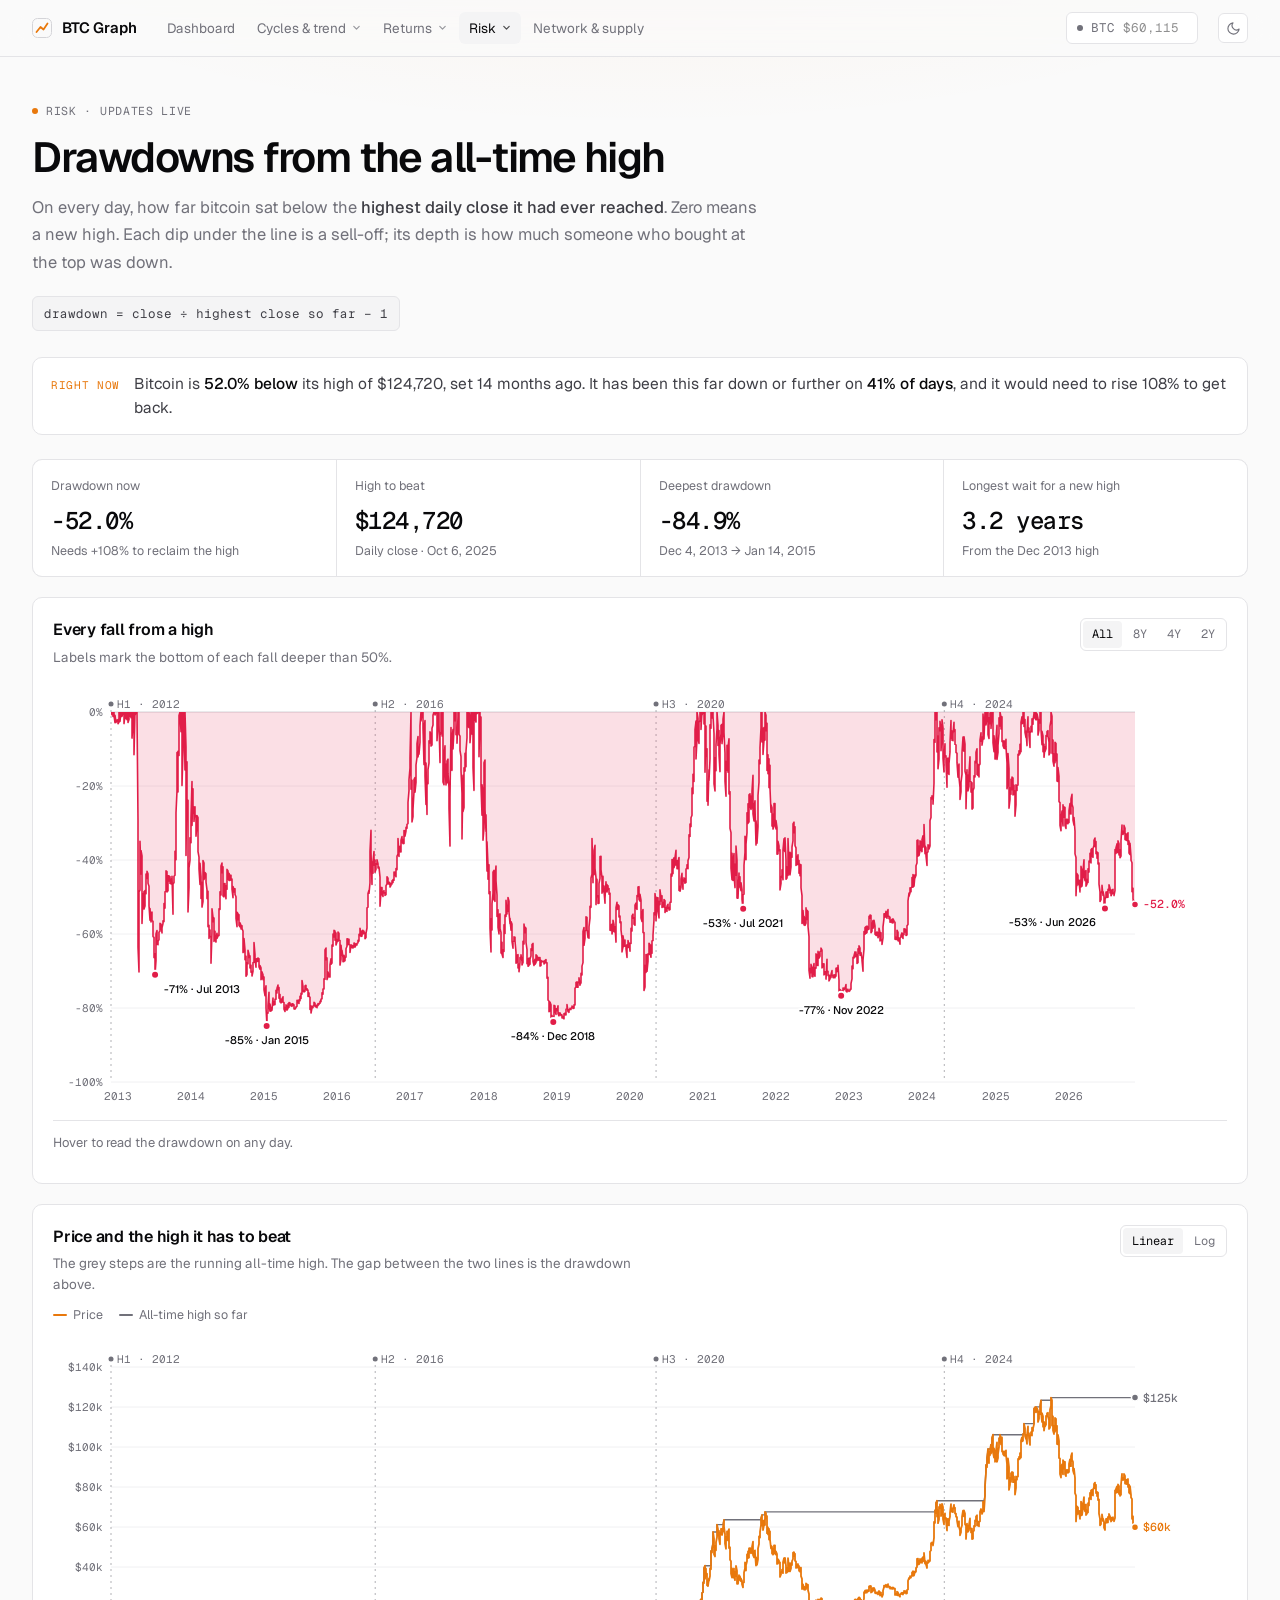
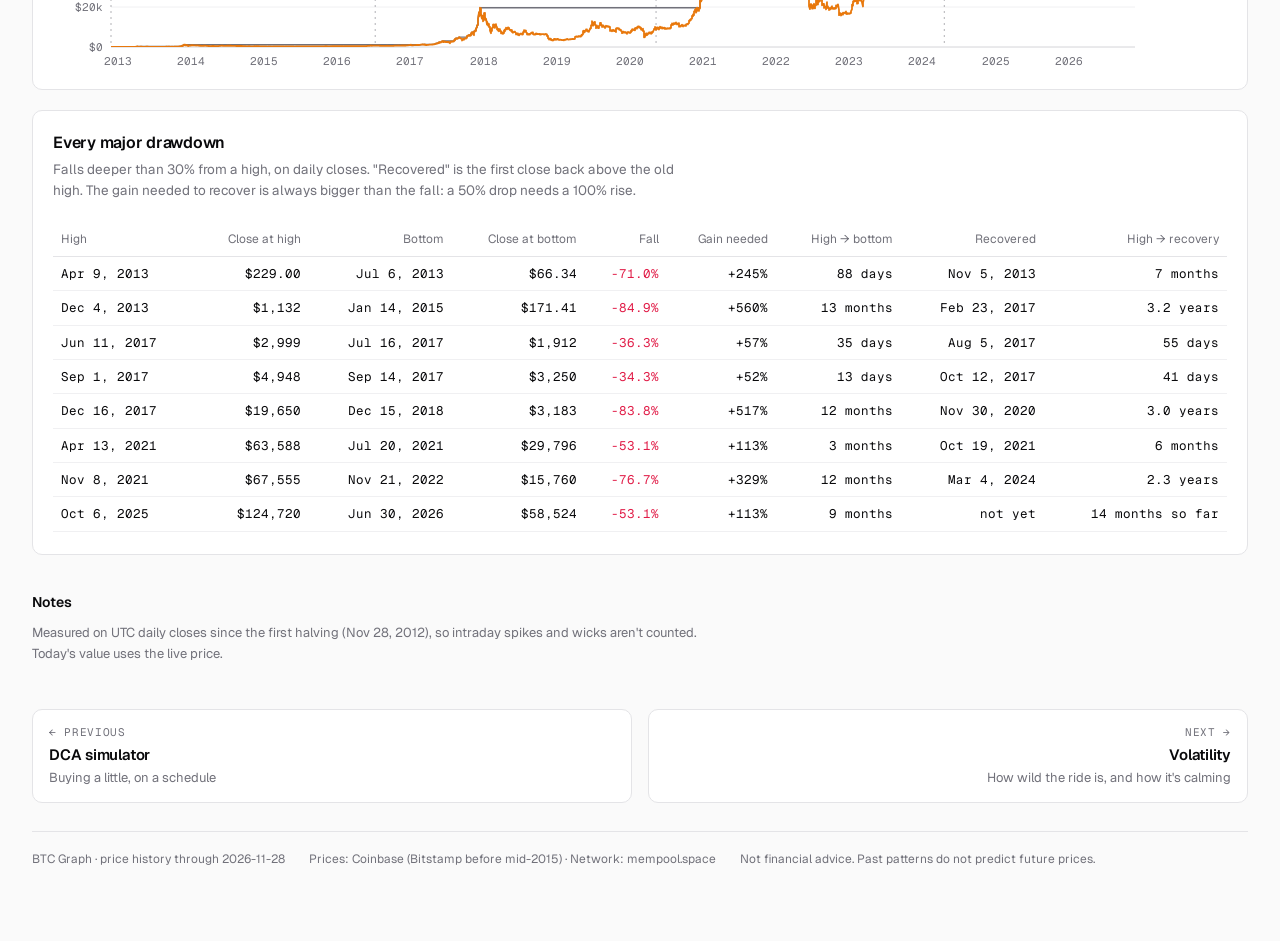
<file: drawdown.html>
<!doctype html>
<html lang="en">
<head>
<meta charset="utf-8" />
<meta name="viewport" content="width=device-width, initial-scale=1, viewport-fit=cover" />
<meta name="color-scheme" content="light dark" />
<meta name="description" content="Bitcoin drawdowns: how far below its all-time high bitcoin has traded on every day since 2012, every bear market measured, and how long each recovery took." />
<title>Drawdowns · BTC Graph</title>
<link rel="icon" href="assets/icon.svg" />
<link rel="preconnect" href="https://fonts.googleapis.com" />
<link rel="preconnect" href="https://fonts.gstatic.com" crossorigin />
<link href="https://fonts.googleapis.com/css2?family=Geist:wght@300..700&family=Geist+Mono:wght@400..600&display=swap" rel="stylesheet" />
<link rel="stylesheet" href="assets/site.css" />
<script src="data/btc-data.js"></script>
<script src="data/btc-daily.js"></script>
<script src="assets/core.js"></script>
<script src="assets/charts.js"></script>
</head>
<body>
<main class="wrap">
  <p class="eyebrow">Risk · updates live</p>
  <h1>Drawdowns from the all-time high</h1>
  <p class="lede">On every day, how far bitcoin sat below the <strong>highest daily close it had ever reached</strong>. Zero means a new high. Each dip under the line is a sell-off; its depth is how much someone who bought at the top was down.</p>
  <span class="formula">drawdown = close ÷ highest close so far − 1</span>

  <div class="insight"><span class="tag">Right now</span><span id="insightText">Loading…</span></div>
  <section class="tiles" id="tiles" aria-label="Drawdown summary"></section>

  <section class="card" aria-label="Drawdown chart">
    <div class="cardhead">
      <div><h2>Every fall from a high</h2>
      <p class="sub">Labels mark the bottom of each fall deeper than 50%.</p></div>
      <div class="controls"><div class="seg" role="group" aria-label="Time range" id="rangeSeg"></div></div>
    </div>
    <div id="ddChart"></div>
    <p class="readout" id="readout">Hover to read the drawdown on any day.</p>
  </section>

  <section class="card" aria-label="Price and its running high">
    <div class="cardhead">
      <div><h2>Price and the high it has to beat</h2>
      <p class="sub">The grey steps are the running all-time high. The gap between the two lines is the drawdown above.</p></div>
      <div class="controls"><div class="seg" role="group" aria-label="Price scale"><button type="button" id="lin" aria-pressed="true">Linear</button><button type="button" id="log" aria-pressed="false">Log</button></div></div>
    </div>
    <div class="legend"><span><i style="background:var(--accent)"></i>Price</span><span><i style="background:var(--muted)"></i>All-time high so far</span></div>
    <div id="pxChart"></div>
  </section>

  <section class="card" aria-label="Major drawdowns table">
    <h2>Every major drawdown</h2>
    <p class="sub">Falls deeper than 30% from a high, on daily closes. "Recovered" is the first close back above the old high. The gain needed to recover is always bigger than the fall: a 50% drop needs a 100% rise.</p>
    <div class="twrap"><table id="episodes"></table></div>
  </section>

  <footer class="notes">
    <h2>Notes</h2>
    <p>Measured on UTC daily closes since the first halving (Nov 28, 2012), so intraday spikes and wicks aren't counted. Today's value uses the live price.</p>
  </footer>
</main>
<script>
(function(){
  var fmtUSD=BTC.fmtUSD, DAY=BTC.DAY, M=null, scale="lin", range=BTC.store("btcgraph.ddRange")||"All";
  var RANGES=[["All",0],["8Y",8],["4Y",4],["2Y",2]];
  function pc(v){ return v>-0.05?"0%":v.toFixed(1)+"%"; }
  function dur(d){ return d<90?d+" days":d<730?Math.round(d/30.44)+" months":(d/365.25).toFixed(1)+" years"; }

  function compute(S0){
    var S=BTC.withLive(S0), t=S.t, p=S.p, n=p.length, ath=0, athI=0, dd=[], hi=[], hiI=[], eps=[], cur=null;
    for(var i=0;i<n;i++){
      if(p[i]>=ath){ if(cur){ cur.rec=i; eps.push(cur); cur=null; } ath=p[i]; athI=i; }
      else { if(!cur) cur={peak:athI,trough:i}; if(p[i]<p[cur.trough]) cur.trough=i; }
      dd.push((p[i]/ath-1)*100); hi.push(ath); hiI.push(athI);
    }
    if(cur){ cur.ongoing=true; eps.push(cur); }
    eps.forEach(function(e){ e.depth=(p[e.trough]/p[e.peak]-1)*100; });
    M={t:t,p:p,n:n,dd:dd,hi:hi,hiI:hiI,eps:eps.filter(function(e){ return e.depth<=-30; }),live:S.live};
  }
  function t0(){ var y=RANGES.filter(function(r){ return r[0]===range; })[0][1]; return y?M.t[M.n-1]-y*365.25*DAY:M.t[0]; }

  function summary(){
    var i=M.n-1, dd=M.dd[i], price=M.p[i], ath=M.hi[i], since=i-M.hiI[i];
    var worst=M.eps.reduce(function(a,e){ return !a||e.depth<a.depth?e:a; },null);
    var under=0, deeper=0; M.dd.forEach(function(v){ if(v<0) under++; if(v<=dd) deeper++; });
    var longest=M.eps.reduce(function(a,e){ var d=(e.ongoing?i:e.rec)-e.peak; return d>a.d?{d:d,e:e}:a; },{d:0});
    document.getElementById("insightText").innerHTML=dd>-0.05?"Bitcoin is at an <b>all-time high</b> of "+fmtUSD(price)+". It has spent only "+Math.round(100-under/M.n*100)+"% of its days this close to a record.":
      "Bitcoin is <b>"+Math.abs(dd).toFixed(1)+"% below</b> its high of "+fmtUSD(ath)+", set "+dur(since)+" ago. It has been this far down or further on <b>"+Math.round(deeper/M.n*100)+"% of days</b>, and it would need to rise "+((ath/price-1)*100).toFixed(0)+"% to get back.";
    function tile(k,v,s){ return '<div class="tile"><div class="k">'+k+'</div><div class="v">'+v+'</div><div class="s">'+s+'</div></div>'; }
    document.getElementById("tiles").innerHTML=
      tile("Drawdown now",pc(dd),dd<-0.05?"Needs +"+((ath/price-1)*100).toFixed(0)+"% to reclaim the high":"At an all-time high")+
      tile("High to beat",fmtUSD(ath),"Daily close · "+BTC.fmtDay(M.t[M.hiI[i]]))+
      tile("Deepest drawdown",worst.depth.toFixed(1)+"%",BTC.fmtDay(M.t[worst.peak])+" → "+BTC.fmtDay(M.t[worst.trough]))+
      tile("Longest wait for a new high",dur(longest.d),"From the "+BTC.fmtMonth(new Date(M.t[longest.e.peak]).toISOString().slice(0,7))+" high"+(longest.e.ongoing?" · still waiting":""));
  }

  function table(){
    var i=M.n-1, h='<thead><tr><th>High</th><th>Close at high</th><th>Bottom</th><th>Close at bottom</th><th>Fall</th><th>Gain needed</th><th>High → bottom</th><th>Recovered</th><th>High → recovery</th></tr></thead><tbody>';
    M.eps.forEach(function(e){
      var pk=M.p[e.peak], tr=M.p[e.trough];
      h+='<tr><td>'+BTC.fmtDay(M.t[e.peak])+'</td><td>'+fmtUSD(pk,pk<1000?2:0)+'</td><td>'+BTC.fmtDay(M.t[e.trough])+'</td><td>'+fmtUSD(tr,tr<1000?2:0)+'</td>'+
        '<td style="color:var(--down)">'+e.depth.toFixed(1)+'%</td><td>+'+((pk/tr-1)*100).toFixed(0)+'%</td><td>'+dur(e.trough-e.peak)+'</td>'+
        '<td>'+(e.ongoing?"not yet":BTC.fmtDay(M.t[e.rec]))+'</td><td>'+(e.ongoing?dur(i-e.peak)+" so far":dur(e.rec-e.peak))+'</td></tr>';
    });
    document.getElementById("episodes").innerHTML=h+'</tbody>';
  }
  function readDefault(){ document.getElementById("readout").textContent="Hover to read the drawdown on any day."; }

  var ddCh, pxCh;
  function charts(){
    ddCh=BTC.chart(document.getElementById("ddChart"),function(){ return {
      label:"Area chart of bitcoin's percentage drawdown from its all-time-high daily close",
      t0:t0(), halvings:true, y:{min:-100, max:0, fmt:function(v){ return v+"%"; }},
      series:[{name:"Drawdown", t:M.t, v:M.dd, split:{at:0,above:"var(--down)",below:"var(--down)"}, width:1.6, fmt:pc, end:pc}],
      marks:M.eps.filter(function(e){ return e.depth<=-50; }).map(function(e){ return {t:M.t[e.trough], v:M.dd[e.trough], color:"var(--down)", dy:18, label:e.depth.toFixed(0)+"%"+(document.getElementById("ddChart").clientWidth<560?"":" · "+BTC.fmtMonth(new Date(M.t[e.trough]).toISOString().slice(0,7)))}; }),
      tipExtra:function(t){ var i=BTC.nearest(M.t,t);
        return '<div class="row"><span class="nm">Close</span><span class="vv">'+fmtUSD(M.p[i])+'</span></div><div class="row"><span class="nm">High so far</span><span class="vv">'+fmtUSD(M.hi[i])+'</span></div>'; },
      onHover:function(t){ var i=BTC.nearest(M.t,t), v=M.dd[i];
        document.getElementById("readout").innerHTML=v>-0.05?"<strong>"+BTC.fmtDay(M.t[i])+":</strong> a new all-time-high close at "+fmtUSD(M.p[i])+".":
          "<strong>"+BTC.fmtDay(M.t[i])+":</strong> "+fmtUSD(M.p[i])+", which is "+Math.abs(v).toFixed(1)+"% below the "+BTC.fmtDay(M.t[M.hiI[i]])+" high of "+fmtUSD(M.hi[i])+". A "+((M.hi[i]/M.p[i]-1)*100).toFixed(0)+"% rise was needed to get back."; },
      onLeave:readDefault
    }; });
    pxCh=BTC.chart(document.getElementById("pxChart"),function(){ return {
      label:"Line chart of bitcoin's daily price with its running all-time high",
      t0:t0(), halvings:true, y:{scale:scale}, height:function(W){ return Math.min(340,Math.max(230,W*.34)); },
      series:[{name:"High so far", t:M.t, v:M.hi, color:"var(--muted)", width:1.4, fmt:function(v){ return fmtUSD(v); }, end:function(v){ return "$"+BTC.fmtCompact(v); }},
              {name:"Price", t:M.t, v:M.p, color:"var(--accent)", width:1.8, fmt:function(v){ return fmtUSD(v); }, end:function(v){ return "$"+BTC.fmtCompact(v); }}],
      hoverSeries:1
    }; });
  }

  var seg=document.getElementById("rangeSeg");
  seg.innerHTML=RANGES.map(function(r){ return '<button type="button" data-r="'+r[0]+'" aria-pressed="'+(r[0]===range)+'">'+r[0]+'</button>'; }).join("");
  seg.addEventListener("click",function(e){ var b=e.target.closest("button"); if(!b) return; range=b.dataset.r; BTC.store("btcgraph.ddRange",range); [].forEach.call(seg.children,function(x){ x.setAttribute("aria-pressed",x===b); }); ddCh.draw(); pxCh.draw(); });
  function setScale(sc){ scale=sc; document.getElementById("lin").setAttribute("aria-pressed",sc==="lin"); document.getElementById("log").setAttribute("aria-pressed",sc==="log"); pxCh.draw(); }
  document.getElementById("lin").onclick=function(){ setScale("lin"); };
  document.getElementById("log").onclick=function(){ setScale("log"); };

  BTC.daily(function(S0){
    if(!S0) return;
    function all(){ compute(S0); summary(); table(); }
    all(); charts();
    var last=Date.now();
    BTC.onPrice(function(st){ if(st.live && Date.now()-last>20000){ last=Date.now(); all(); } });
    setTimeout(function(){ all(); ddCh.draw(); pxCh.draw(); },2500);
  });
})();
</script>
</body>
</html>
</file>
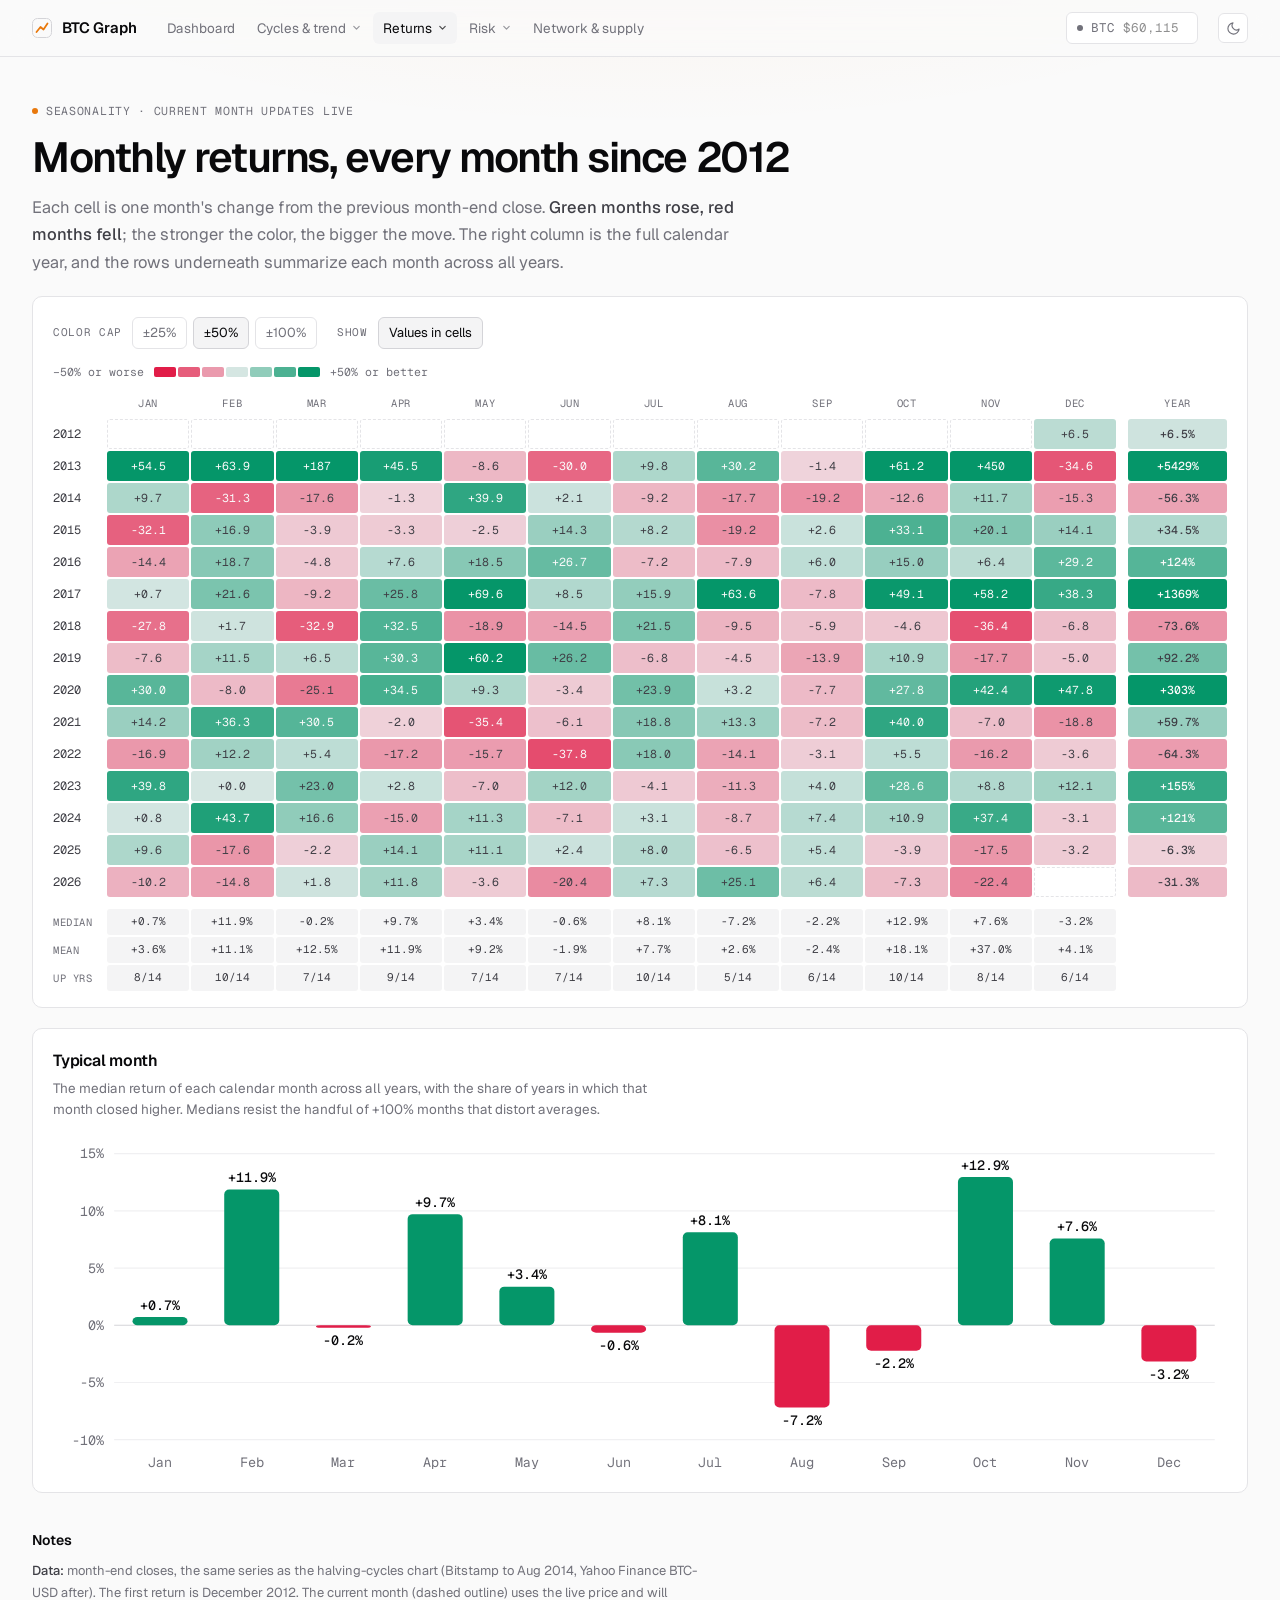
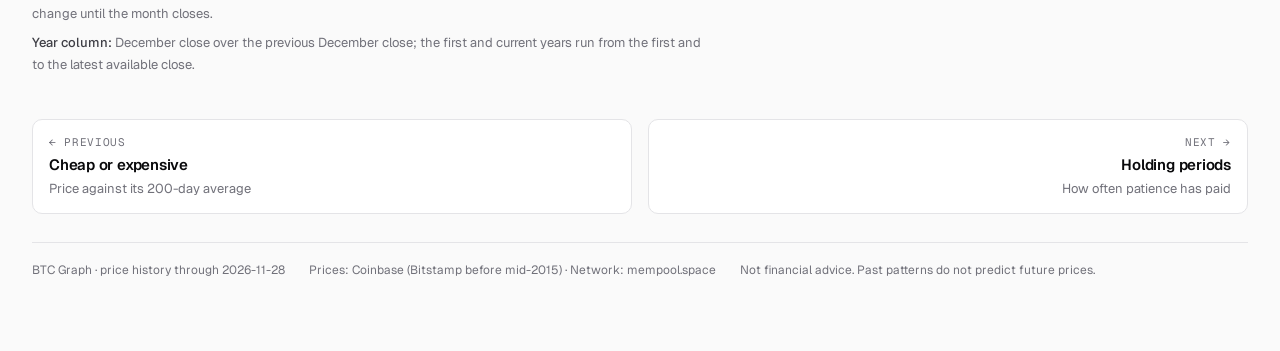
<file: heatmap.html>
<!doctype html>
<html lang="en">
<head>
<meta charset="utf-8" />
<meta name="viewport" content="width=device-width, initial-scale=1, viewport-fit=cover" />
<meta name="color-scheme" content="light dark" />
<title>Monthly Returns · BTC Graph</title>
<link rel="icon" href="assets/icon.svg" />
<link rel="preconnect" href="https://fonts.googleapis.com" />
<link rel="preconnect" href="https://fonts.gstatic.com" crossorigin />
<link href="https://fonts.googleapis.com/css2?family=Geist:wght@300..700&family=Geist+Mono:wght@400..600&display=swap" rel="stylesheet" />
<link rel="stylesheet" href="assets/site.css" />
<script src="data/btc-data.js"></script>
<script src="assets/core.js"></script>
<style>
  .hm{display:grid;grid-template-columns:52px repeat(12,minmax(44px,1fr)) 8px minmax(64px,1.2fr);gap:2px;min-width:760px;font-family:var(--mono);font-size:11.5px}
  .hm .h{font-family:var(--mono);font-size:10.5px;color:var(--muted);text-align:center;padding:2px 0 6px;text-transform:uppercase;letter-spacing:.06em}
  .hm .yr{font-family:var(--mono);color:var(--ink2);display:flex;align-items:center;font-size:12px}
  .hm .c{border-radius:3px;height:30px;display:flex;align-items:center;justify-content:center;color:var(--ink2);cursor:default;position:relative;font-variant-numeric:tabular-nums;transition:outline-color .1s}
  .hm .c.strong{color:var(--bg)}
  .hm .c.empty{background:transparent;border:1px dashed var(--line)}
  .hm .c.partial::after{content:"";position:absolute;inset:2px;border:1px dashed currentColor;border-radius:2px;opacity:.6}
  .hm .c:hover,.hm .c.hl{outline:1.5px solid var(--ink);outline-offset:1px;z-index:1}
  .hm .sum{font-family:var(--mono);font-size:10.5px;text-transform:uppercase;letter-spacing:.05em;color:var(--muted);display:flex;align-items:center}
  .hm .stat{height:26px;border-radius:3px;display:flex;align-items:center;justify-content:center;background:var(--surface2);color:var(--ink2);font-size:11px}
  .hm .sep{grid-column:1/-1;height:8px}
  .scale{display:flex;align-items:center;gap:10px;font-family:var(--mono);font-size:11.5px;color:var(--muted);margin:0 0 12px;flex-wrap:wrap}
  .scale .ramp{display:flex;gap:2px}
  .scale .ramp span{width:22px;height:10px;border-radius:2px}
</style>
</head>
<body>
<main class="wrap">
  <p class="eyebrow">Seasonality · current month updates live</p>
  <h1>Monthly returns, every month since 2012</h1>
  <p class="lede">Each cell is one month's change from the previous month-end close. <strong>Green months rose, red months fell</strong>; the stronger the color, the bigger the move. The right column is the full calendar year, and the rows underneath summarize each month across all years.</p>

  <section class="card" aria-label="Monthly returns heatmap">
    <div class="controls" role="group" aria-label="Color scale">
      <span class="lbl">Color cap</span>
      <button type="button" class="toggle cap" data-c="25" aria-pressed="false">±25%</button>
      <button type="button" class="toggle cap" data-c="50" aria-pressed="true">±50%</button>
      <button type="button" class="toggle cap" data-c="100" aria-pressed="false">±100%</button>
      <span class="lbl sp">Show</span>
      <button type="button" class="toggle" id="numToggle" aria-pressed="true">Values in cells</button>
    </div>
    <div class="scale" id="scale"></div>
    <div class="chartbox" id="box">
      <div class="twrap"><div class="hm" id="hm" role="table" aria-label="Monthly percentage returns by year and month"></div></div>
      <div class="tooltip" id="tip" role="status"></div>
    </div>
  </section>

  <section class="card" aria-label="Median return by calendar month">
    <h2>Typical month</h2>
    <p class="sub">The median return of each calendar month across all years, with the share of years in which that month closed higher. Medians resist the handful of +100% months that distort averages.</p>
    <div class="chartbox" id="box2"><div id="bars"></div><div class="tooltip" id="tip2" role="status"></div></div>
  </section>

  <footer class="notes">
    <h2>Notes</h2>
    <p><strong>Data:</strong> month-end closes, the same series as the halving-cycles chart (Bitstamp to Aug 2014, Yahoo Finance BTC-USD after). The first return is December 2012. The current month (dashed outline) uses the live price and will change until the month closes.</p>
    <p><strong>Year column:</strong> December close over the previous December close; the first and current years run from the first and to the latest available close.</p>
  </footer>
</main>
<script>
(function(){
  var D=BTC.data, MONTHS=BTC.MONTHS, cap=50, showNums=true;
  function series(){
    var m=BTC.monthlyLive(), out={}, years=[];
    for(var i=1;i<m.length;i++){
      var y=m[i].date.slice(0,4), mo=+m[i].date.slice(5,7);
      out[m[i].date]={r:(m[i].usd/m[i-1].usd-1)*100, close:m[i].usd, prev:m[i-1].usd, partial:!!m[i].partial};
      if(years.indexOf(y)<0) years.push(y);
    }
    var yearly={};
    years.forEach(function(y){
      var first=null,last=null;
      for(var i=0;i<m.length;i++){ var yy=m[i].date.slice(0,4); if(yy===String(+y-1) ) first=m[i]; if(yy===y){ last=m[i]; } }
      if(!first) first=m[0];
      yearly[y]=(last.usd/first.usd-1)*100;
    });
    return {cells:out, years:years, yearly:yearly};
  }
  function bg(r){
    var a=Math.min(1,Math.abs(r)/cap), pct=Math.round(12+a*88);
    return {css:"color-mix(in srgb, "+(r>=0?"var(--up)":"var(--down)")+" "+pct+"%, var(--mid))", strong:pct>58};
  }
  function fmt(r){ return (r>0?"+":"")+(Math.abs(r)>=100?r.toFixed(0):r.toFixed(1)); }

  function build(){
    var S=series(), html='<div class="h" role="columnheader"></div>';
    MONTHS.forEach(function(m){ html+='<div class="h" role="columnheader">'+m+'</div>'; });
    html+='<div></div><div class="h" role="columnheader">Year</div>';
    S.years.forEach(function(y){
      html+='<div class="yr" role="rowheader">'+y+'</div>';
      for(var c=1;c<=12;c++){
        var k=y+"-"+String(c).padStart(2,"0"), v=S.cells[k];
        if(!v){ html+='<div class="c empty" role="cell" aria-label="'+MONTHS[c-1]+' '+y+': no data"></div>'; continue; }
        var b=bg(v.r);
        html+='<div class="c'+(b.strong?" strong":"")+(v.partial?" partial":"")+'" role="cell" data-k="'+k+'" data-m="'+c+'" style="background:'+b.css+'" aria-label="'+MONTHS[c-1]+' '+y+': '+fmt(v.r)+'%">'+(showNums?fmt(v.r):"")+'</div>';
      }
      var yb=bg(S.yearly[y]/4);
      html+='<div></div><div class="c'+(yb.strong?" strong":"")+'" role="cell" data-y="'+y+'" style="background:'+yb.css+';font-weight:500">'+fmt(S.yearly[y])+'%</div>';
    });
    /* summary rows */
    var stats=monthStats(S);
    html+='<div class="sep"></div>';
    [["Median",function(s){ return fmt(s.median)+"%"; }],["Mean",function(s){ return fmt(s.mean)+"%"; }],["Up yrs",function(s){ return s.up+"/"+s.n; }]].forEach(function(r){
      html+='<div class="sum">'+r[0]+'</div>';
      stats.forEach(function(s){ html+='<div class="stat">'+r[1](s)+'</div>'; });
      html+='<div></div><div></div>';
    });
    document.getElementById("hm").innerHTML=html;
    bars(stats);
  }
  function monthStats(S){
    var out=[];
    for(var c=1;c<=12;c++){
      var v=[];
      Object.keys(S.cells).forEach(function(k){ if(+k.slice(5,7)===c && !S.cells[k].partial) v.push(S.cells[k].r); });
      v.sort(function(a,b){return a-b;});
      var n=v.length, med=n%2?v[(n-1)/2]:(v[n/2-1]+v[n/2])/2;
      out.push({m:c, n:n, median:med, mean:v.reduce(function(a,b){return a+b;},0)/n, up:v.filter(function(x){return x>0;}).length, best:v[n-1], worst:v[0]});
    }
    return out;
  }
  function bars(stats){
    var W=960,H=280,ML=50,MR=10,MT=16,MB=30,PW=W-ML-MR,PH=H-MT-MB;
    var lo=Math.min(-10,Math.min.apply(null,stats.map(function(s){return s.median;}))), hi=Math.max(10,Math.max.apply(null,stats.map(function(s){return s.median;})));
    lo=Math.floor(lo/5)*5; hi=Math.ceil(hi/5)*5;
    function Y(v){ return MT+(1-(v-lo)/(hi-lo))*PH; }
    var bw=PW/12, s='<svg viewBox="0 0 '+W+' '+H+'" role="img" aria-label="Bar chart of the median monthly return for each calendar month">';
    BTC.niceTicks(lo,hi,5).forEach(function(g){
      s+='<line class="'+(g===0?"axis":"grid")+'" x1="'+ML+'" y1="'+Y(g)+'" x2="'+(ML+PW)+'" y2="'+Y(g)+'"/>';
      s+='<text class="tick" x="'+(ML-8)+'" y="'+(Y(g)+4)+'" text-anchor="end">'+g+'%</text>';
    });
    stats.forEach(function(st,i){
      var x=ML+i*bw+bw*.2, w=bw*.6, y0=Y(0), y1=Y(st.median), top=Math.min(y0,y1), h=Math.max(2,Math.abs(y1-y0));
      s+='<rect x="'+x+'" y="'+top+'" width="'+w+'" height="'+h+'" rx="4" fill="'+(st.median>=0?"var(--up)":"var(--down)")+'"/>';
      s+='<text class="tick ink" x="'+(x+w/2)+'" y="'+(st.median>=0?top-6:top+h+14)+'" text-anchor="middle" style="font-family:var(--mono);font-weight:500">'+fmt(st.median)+'%</text>';
      s+='<text class="tick" x="'+(x+w/2)+'" y="'+(H-8)+'" text-anchor="middle">'+MONTHS[i]+'</text>';
      s+='<rect class="bhz" data-i="'+i+'" x="'+(ML+i*bw)+'" y="'+MT+'" width="'+bw+'" height="'+PH+'" fill="transparent"/>';
    });
    document.getElementById("bars").innerHTML=s+"</svg>";
    Array.prototype.forEach.call(document.querySelectorAll(".bhz"),function(r){
      r.addEventListener("pointermove",function(e){
        var st=stats[+r.dataset.i], tt=document.getElementById("tip2");
        tt.innerHTML='<h3>'+MONTHS[st.m-1]+' · '+st.n+' years</h3>'+rw("Median",fmt(st.median)+"%")+rw("Mean",fmt(st.mean)+"%")+rw("Best",fmt(st.best)+"%")+rw("Worst",fmt(st.worst)+"%")+rw("Closed up",st.up+" of "+st.n);
        BTC.placeTip(tt,document.getElementById("box2"),e);
        hl(st.m);
      });
      r.addEventListener("pointerleave",function(){ document.getElementById("tip2").classList.remove("on"); hl(0); });
    });
  }
  function rw(a,b){ return '<div class="row"><span class="nm">'+a+'</span><span class="vv">'+b+'</span></div>'; }
  function hl(m){ Array.prototype.forEach.call(document.querySelectorAll(".hm .c[data-m]"),function(c){ c.classList.toggle("hl",+c.dataset.m===m); }); }

  /* cell tooltip (delegated) */
  var hmEl=document.getElementById("hm");
  hmEl.addEventListener("pointermove",function(e){
    var c=e.target.closest(".c[data-k],.c[data-y]"), tt=document.getElementById("tip");
    if(!c){ tt.classList.remove("on"); return; }
    var S=series();
    if(c.dataset.k){
      var v=S.cells[c.dataset.k];
      tt.innerHTML='<h3>'+BTC.fmtMonth(c.dataset.k)+(v.partial?" · in progress":"")+'</h3>'+rw("Return",fmt(v.r)+"%")+rw("Close",BTC.fmtUSD(v.close))+rw("Prior close",BTC.fmtUSD(v.prev));
    } else {
      tt.innerHTML='<h3>'+c.dataset.y+' · full year</h3>'+rw("Return",fmt(S.yearly[c.dataset.y])+"%");
    }
    BTC.placeTip(tt,document.getElementById("box"),e);
  });
  hmEl.addEventListener("pointerleave",function(){ document.getElementById("tip").classList.remove("on"); });

  function scale(){
    var steps=[-1,-.66,-.33,0,.33,.66,1];
    document.getElementById("scale").innerHTML='<span>−'+cap+'% or worse</span><span class="ramp">'+steps.map(function(f){ return '<span style="background:'+bg(f*cap).css+'"></span>'; }).join("")+'</span><span>+'+cap+'% or better</span>';
  }
  Array.prototype.forEach.call(document.querySelectorAll(".cap"),function(b){
    b.onclick=function(){ cap=+b.dataset.c; document.querySelectorAll(".cap").forEach(function(o){ o.setAttribute("aria-pressed",o===b); }); scale(); build(); };
  });
  var nt=document.getElementById("numToggle");
  nt.onclick=function(){ showNums=!showNums; nt.setAttribute("aria-pressed",showNums); build(); };

  scale(); build();
  var last=0;
  BTC.onPrice(function(s){ if(s.live && Date.now()-last>15000){ last=Date.now(); build(); } });
})();
</script>
</body>
</html>
</file>
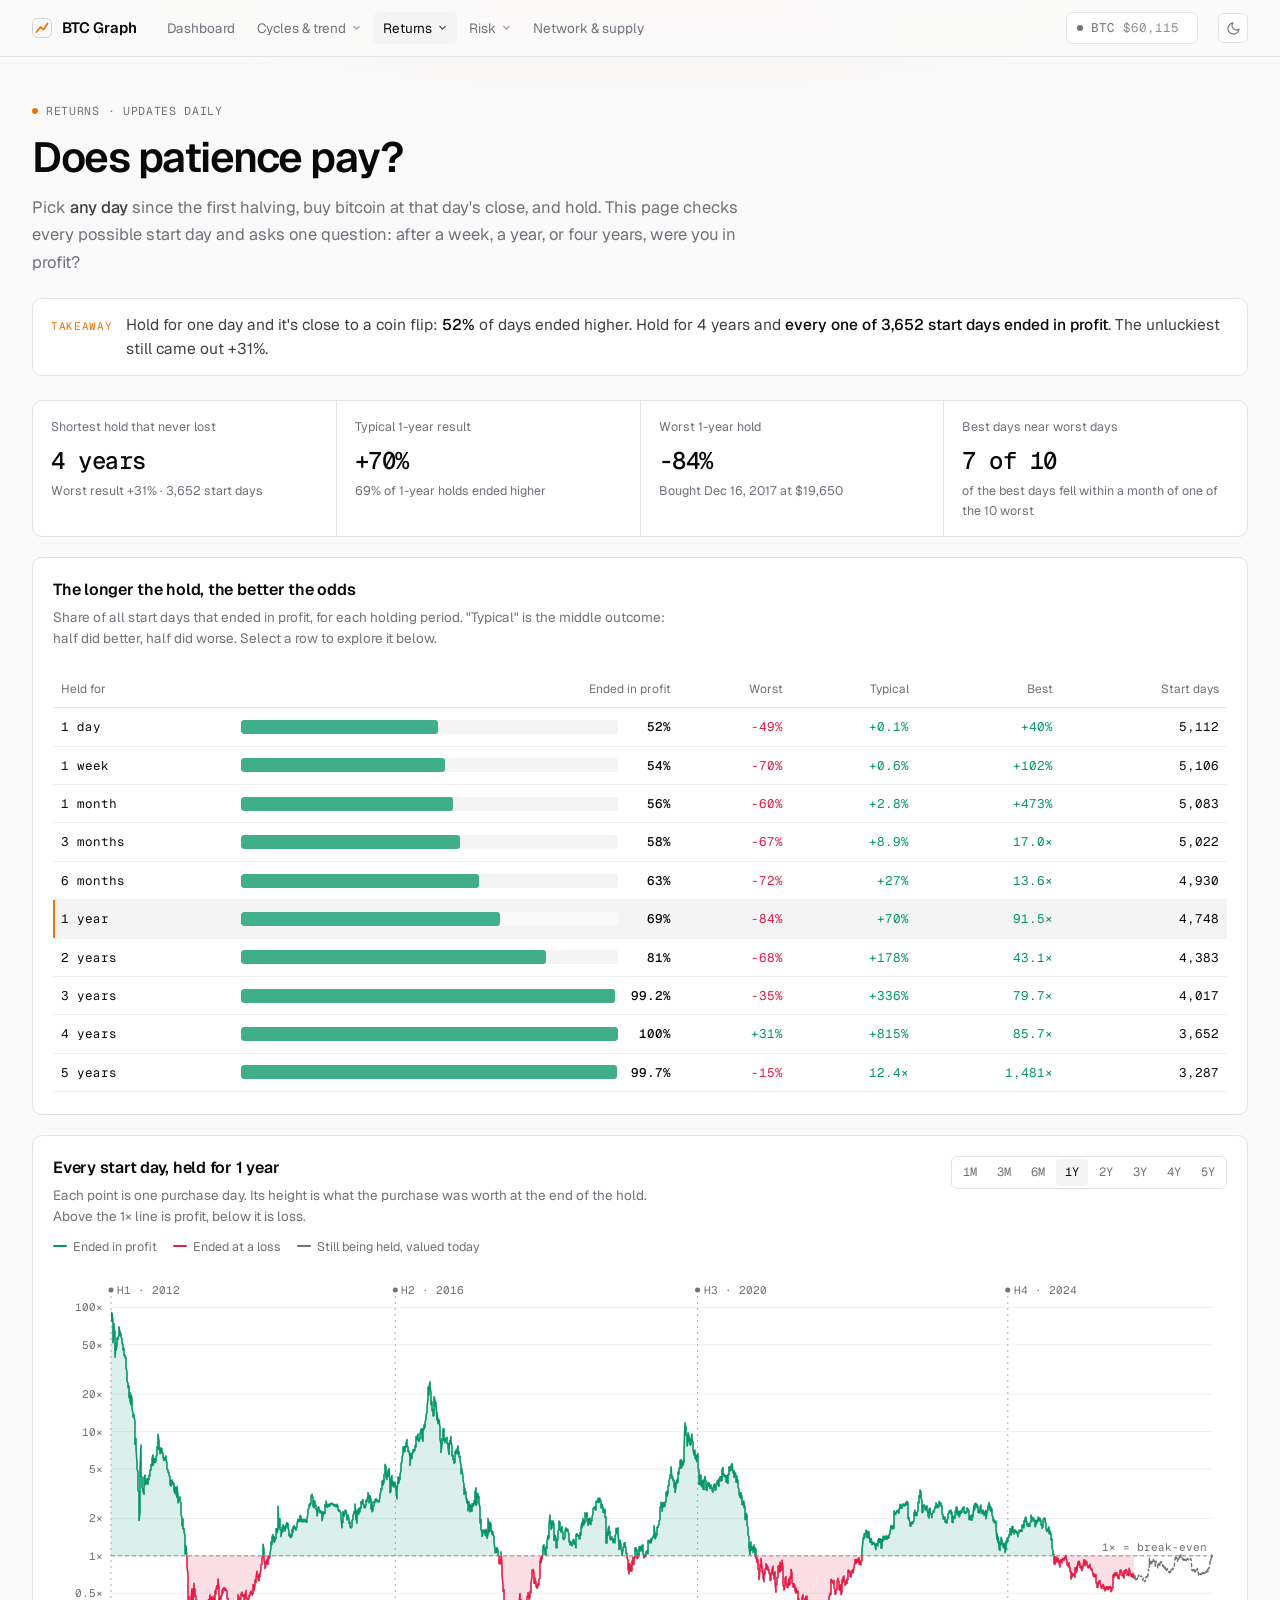
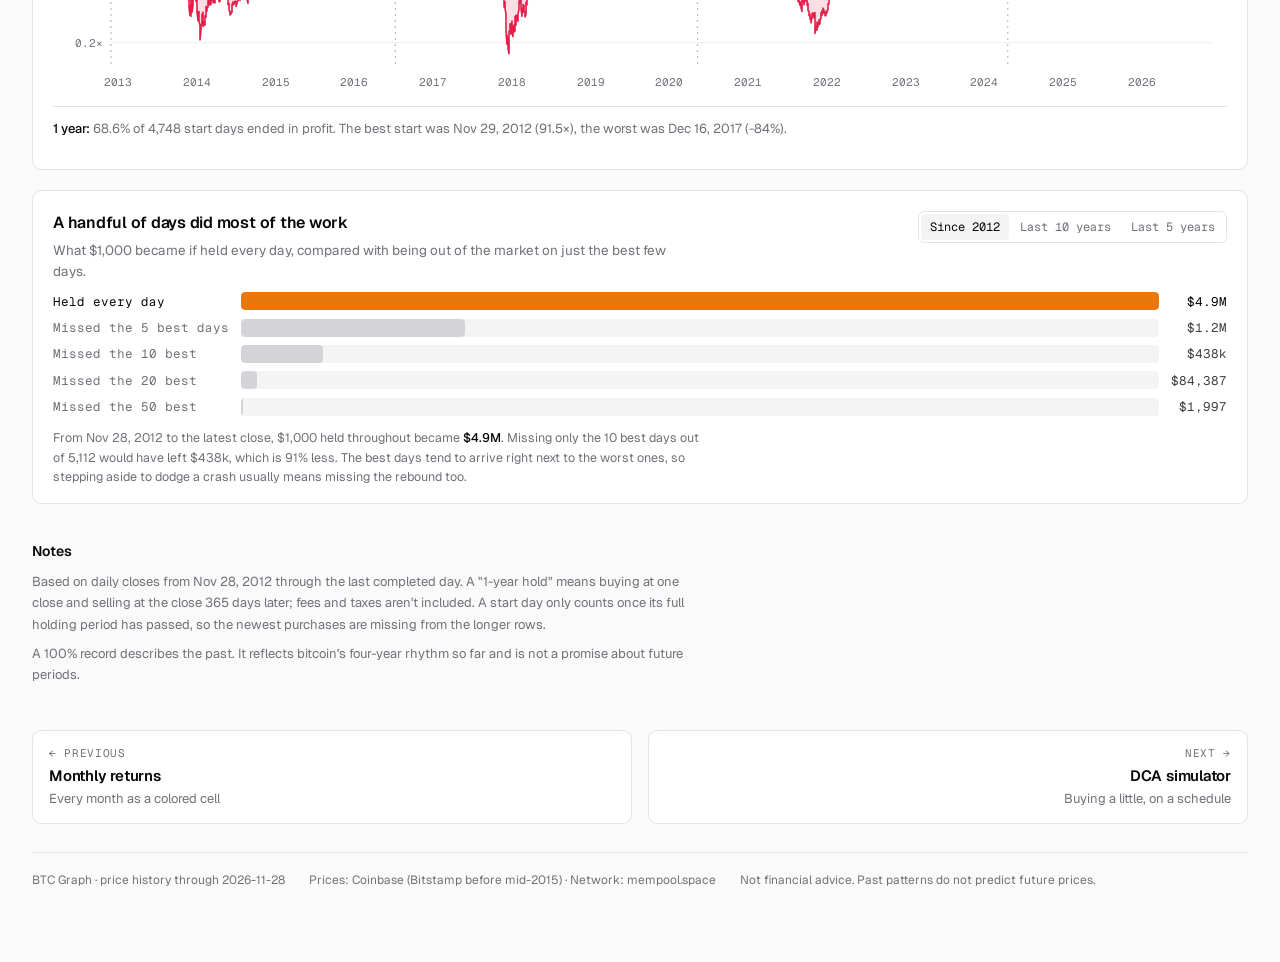
<file: holding.html>
<!doctype html>
<html lang="en">
<head>
<meta charset="utf-8" />
<meta name="viewport" content="width=device-width, initial-scale=1, viewport-fit=cover" />
<meta name="color-scheme" content="light dark" />
<meta name="description" content="How often has holding bitcoin paid off? The share of every possible day, week, year and four-year hold that ended in profit, and what missing the best days would have cost." />
<title>Holding periods · BTC Graph</title>
<link rel="icon" href="assets/icon.svg" />
<link rel="preconnect" href="https://fonts.googleapis.com" />
<link rel="preconnect" href="https://fonts.gstatic.com" crossorigin />
<link href="https://fonts.googleapis.com/css2?family=Geist:wght@300..700&family=Geist+Mono:wght@400..600&display=swap" rel="stylesheet" />
<link rel="stylesheet" href="assets/site.css" />
<script src="data/btc-data.js"></script>
<script src="data/btc-daily.js"></script>
<script src="assets/core.js"></script>
<script src="assets/charts.js"></script>
<style>
  #odds td,#odds th{padding:9px 8px}
  #odds tbody tr{cursor:pointer}
  #odds tr.sel{background:var(--surface2)}
  #odds tr.sel td:first-child{color:var(--ink);box-shadow:inset 2px 0 0 var(--accent)}
  #odds .barcell{width:38%;min-width:150px}
  #odds .bar{display:flex;align-items:center;gap:10px}
  #odds .bar .t{flex:1;height:14px;background:var(--surface2);border-radius:3px;overflow:hidden}
  #odds .bar .t i{display:block;height:100%;background:var(--up);border-radius:3px;opacity:.75}
  #odds tr.sel .bar .t{background:var(--bg)}
  #odds .bar b{font-weight:500;width:3.4em;text-align:right}
  #odds .neg{color:var(--down)} #odds .pos{color:var(--up)}
  @media (max-width:640px){#odds .hide-s{display:none} #odds .barcell{min-width:110px}}
</style>
</head>
<body>
<main class="wrap">
  <p class="eyebrow">Returns · updates daily</p>
  <h1>Does patience pay?</h1>
  <p class="lede">Pick <strong>any day</strong> since the first halving, buy bitcoin at that day's close, and hold. This page checks every possible start day and asks one question: after a week, a year, or four years, were you in profit?</p>

  <div class="insight"><span class="tag">Takeaway</span><span id="insightText">Loading…</span></div>
  <section class="tiles" id="tiles" aria-label="Holding period summary"></section>

  <section class="card" aria-label="Chance of profit by holding period">
    <h2>The longer the hold, the better the odds</h2>
    <p class="sub">Share of all start days that ended in profit, for each holding period. "Typical" is the middle outcome: half did better, half did worse. Select a row to explore it below.</p>
    <div class="twrap"><table id="odds"></table></div>
  </section>

  <section class="card" aria-label="Result of every start day">
    <div class="cardhead">
      <div><h2 id="exTitle">Every start day, held for 1 year</h2>
      <p class="sub">Each point is one purchase day. Its height is what the purchase was worth at the end of the hold. Above the 1× line is profit, below it is loss.</p></div>
      <div class="controls"><div class="seg" role="group" aria-label="Holding period" id="winSeg"></div></div>
    </div>
    <div class="legend"><span><i style="background:var(--up)"></i>Ended in profit</span><span><i style="background:var(--down)"></i>Ended at a loss</span><span><i style="background:var(--muted)"></i>Still being held, valued today</span></div>
    <div id="exChart"></div>
    <p class="readout" id="exRead">Hover the chart to read any purchase day.</p>
  </section>

  <section class="card" aria-label="Cost of missing the best days">
    <div class="cardhead">
      <div><h2>A handful of days did most of the work</h2>
      <p class="sub">What $1,000 became if held every day, compared with being out of the market on just the best few days.</p></div>
      <div class="controls"><div class="seg" role="group" aria-label="Start" id="missSeg"></div></div>
    </div>
    <div class="hbars" id="miss"></div>
    <p class="note" id="missNote"></p>
  </section>

  <footer class="notes">
    <h2>Notes</h2>
    <p>Based on daily closes from Nov 28, 2012 through the last completed day. A "1-year hold" means buying at one close and selling at the close 365 days later; fees and taxes aren't included. A start day only counts once its full holding period has passed, so the newest purchases are missing from the longer rows.</p>
    <p>A 100% record describes the past. It reflects bitcoin's four-year rhythm so far and is not a promise about future periods.</p>
  </footer>
</main>
<script>
(function(){
  var fmtUSD=BTC.fmtUSD, DAY=BTC.DAY, S=null, R=[], sel=BTC.store("btcgraph.hold")||"1 year", missRange="All";
  var WINS=[["1 day",1,"1D"],["1 week",7,"1W"],["1 month",30,"1M"],["3 months",91,"3M"],["6 months",183,"6M"],["1 year",365,"1Y"],["2 years",730,"2Y"],["3 years",1096,"3Y"],["4 years",1461,"4Y"],["5 years",1826,"5Y"]];
  function num(a,b){ return a-b; }
  function ret(r){ return r>=10?BTC.fmtMult(r):BTC.fmtPct((r-1)*100,Math.abs(r-1)<.1?1:0); }
  function cls(r){ return r>=1?"pos":"neg"; }

  function compute(){
    var p=S.p, n=p.length;
    R=WINS.map(function(w){
      var d=w[1], rs=[], worst=0, best=0;
      for(var i=0;i+d<n;i++){ var r=p[i+d]/p[i]; rs.push(r); if(r<rs[worst]) worst=i; if(r>rs[best]) best=i; }
      var sorted=rs.slice().sort(num), wins=0; rs.forEach(function(r){ if(r>1) wins++; });
      return {name:w[0], short:w[2], d:d, rs:rs, n:rs.length, win:wins/rs.length*100, min:sorted[0], med:BTC.quantile(sorted,.5), max:sorted[sorted.length-1], worstI:worst, bestI:best};
    }).filter(function(r){ return r.n>200; });
    if(!R.some(function(r){ return r.name===sel; })) sel="1 year";
  }
  function cur(){ return R.filter(function(r){ return r.name===sel; })[0]; }

  function summary(){
    var day=R[0], never=R.filter(function(r){ return r.win===100; })[0], top=R.reduce(function(a,r){ return r.win>a.win?r:a; },R[0]), y1=R.filter(function(r){ return r.d===365; })[0];
    var txt="Hold for one day and it's close to a coin flip: <b>"+Math.round(day.win)+"%</b> of days ended higher. ";
    txt+=never?"Hold for "+never.name+" and <b>every one of "+never.n.toLocaleString("en-US")+" start days ended in profit</b>. The unluckiest still came out "+ret(never.min)+".":
      "Hold for "+top.name+" and <b>"+top.win.toFixed(1)+"%</b> of "+top.n.toLocaleString("en-US")+" start days ended in profit.";
    document.getElementById("insightText").innerHTML=txt;
    function tile(k,v,s){ return '<div class="tile"><div class="k">'+k+'</div><div class="v">'+v+'</div><div class="s">'+s+'</div></div>'; }
    var bd=bigDays();
    document.getElementById("tiles").innerHTML=
      tile("Shortest hold that never lost",never?never.name:"None yet",never?"Worst result "+ret(never.min)+" · "+never.n.toLocaleString("en-US")+" start days":"Best record: "+top.name+" at "+top.win.toFixed(1)+"%")+
      tile("Typical 1-year result",ret(y1.med),Math.round(y1.win)+"% of 1-year holds ended higher")+
      tile("Worst 1-year hold",ret(y1.min),"Bought "+BTC.fmtDay(S.t[y1.worstI])+" at "+fmtUSD(S.p[y1.worstI]))+
      tile("Best days near worst days",bd.near+" of 10","of the best days fell within a month of one of the 10 worst");
  }
  function bigDays(){
    var p=S.p, idx=[]; for(var i=1;i<p.length;i++) idx.push(i);
    var by=idx.slice().sort(function(a,b){ return p[b]/p[b-1]-p[a]/p[a-1]; });
    var best=by.slice(0,10), worst=by.slice(-10), near=0;
    best.forEach(function(b){ if(worst.some(function(w){ return Math.abs(w-b)<=30; })) near++; });
    return {near:near};
  }

  function table(){
    var h='<thead><tr><th>Held for</th><th class="barcell">Ended in profit</th><th>Worst</th><th>Typical</th><th>Best</th><th class="hide-s">Start days</th></tr></thead><tbody>';
    R.forEach(function(r){
      h+='<tr data-n="'+r.name+'"'+(r.name===sel?' class="sel"':'')+' tabindex="0"><td>'+r.name+'</td>'+
        '<td class="barcell"><div class="bar"><span class="t"><i style="width:'+r.win.toFixed(1)+'%"></i></span><b>'+(r.win===100?"100":r.win.toFixed(r.win>99?1:0))+'%</b></div></td>'+
        '<td class="'+cls(r.min)+'">'+ret(r.min)+'</td><td class="'+cls(r.med)+'">'+ret(r.med)+'</td><td class="pos">'+ret(r.max)+'</td><td class="hide-s">'+r.n.toLocaleString("en-US")+'</td></tr>';
    });
    document.getElementById("odds").innerHTML=h+'</tbody>';
  }
  function pick(name){
    sel=name; BTC.store("btcgraph.hold",name); table();
    [].forEach.call(document.getElementById("winSeg").children,function(b){ b.setAttribute("aria-pressed",b.dataset.n===name); });
    document.getElementById("exTitle").textContent="Every start day, held for "+name;
    ex.draw(); readDefault();
  }
  function readDefault(){
    var r=cur();
    document.getElementById("exRead").innerHTML="<strong>"+r.name+":</strong> "+(r.win===100?"all":r.win.toFixed(1)+"% of")+" "+r.n.toLocaleString("en-US")+" start days ended in profit. The best start was "+BTC.fmtDay(S.t[r.bestI])+" ("+ret(r.max)+"), the worst was "+BTC.fmtDay(S.t[r.worstI])+" ("+ret(r.min)+").";
  }

  var ex;
  function explorer(){
    ex=BTC.chart(document.getElementById("exChart"),function(){
      var r=cur(), n=S.p.length, last=S.p[n-1], tDone=S.t.slice(0,r.n), open={t:[],v:[]};
      for(var i=r.n-1;i<n-1;i++){ open.t.push(S.t[i]); open.v.push(i<r.n?r.rs[i]:last/S.p[i]); }
      return {
        label:"Chart of the result of buying bitcoin on each day and holding for "+r.name,
        halvings:true, t0:S.t[0], t1:S.t[n-1],
        y:{scale:"log", fmt:function(v){ return v+"×"; }, include:[.9,1.1]},
        hlines:[{y:1,label:"1× = break-even"}],
        series:[{name:"Result", t:tDone, v:r.rs, split:{at:1,above:"var(--up)",below:"var(--down)"}, width:1.6, fmt:ret},
                {name:"So far", t:open.t, v:open.v, color:"var(--muted)", width:1.4, dash:"3 3", fmt:ret}],
        tipExtra:function(t){
          var i=BTC.nearest(S.t,t), done=i<r.n, j=done?i+r.d:n-1;
          return '<div class="row"><span class="nm">Bought at</span><span class="vv">'+fmtUSD(S.p[i])+'</span></div>'+
            '<div class="row"><span class="nm">'+(done?"Sold "+BTC.fmtDay(S.t[j]):"Latest close")+'</span><span class="vv">'+fmtUSD(S.p[j])+'</span></div>';
        },
        xfmt:function(t){ return "Bought "+BTC.fmtDay(t); },
        onHover:function(t){
          var i=BTC.nearest(S.t,t), done=i<r.n, j=done?i+r.d:n-1, x=S.p[j]/S.p[i];
          document.getElementById("exRead").innerHTML="<strong>Bought "+BTC.fmtDay(S.t[i])+" at "+fmtUSD(S.p[i])+":</strong> "+(done?r.name+" later, on "+BTC.fmtDay(S.t[j])+", it was worth ":"not yet held for "+r.name+". At the latest close it is worth ")+fmtUSD(S.p[j])+", a "+(x>=1?"gain":"loss")+" of "+ret(x).replace(/^[+−-]/,"")+". $1,000 became "+fmtUSD(1000*x)+".";
        },
        onLeave:readDefault
      };
    });
  }

  function missing(){
    var p=S.p, n=p.length, yrs={"All":0,"10Y":10,"5Y":5}[missRange], i0=yrs?Math.max(0,n-1-Math.round(yrs*365.25)):0;
    var total=p[n-1]/p[i0], rets=[];
    for(var i=i0+1;i<n;i++) rets.push(p[i]/p[i-1]);
    rets.sort(function(a,b){ return b-a; });
    var rows=[[0,"Held every day"],[5,"Missed the 5 best days"],[10,"Missed the 10 best"],[20,"Missed the 20 best"],[50,"Missed the 50 best"]], html="", vals=[];
    rows.forEach(function(r){ var m=total; for(var k=0;k<r[0];k++) m/=rets[k]; vals.push(m); });
    rows.forEach(function(r,k){
      var v=1000*vals[k];
      html+='<span class="l'+(k?"":" now")+'">'+r[1]+'</span><span class="b'+(k?"":" now")+'"><i style="width:'+(vals[k]/vals[0]*100).toFixed(2)+'%"></i></span>'+
        '<span class="v'+(k?"":" now")+'">'+(v>=1e5?"$"+BTC.fmtCompact(v):fmtUSD(v))+'</span>';
    });
    document.getElementById("miss").innerHTML=html;
    var days=n-1-i0;
    document.getElementById("missNote").innerHTML="From "+BTC.fmtDay(S.t[i0])+" to the latest close, $1,000 held throughout became <b>"+(1000*vals[0]>=1e5?"$"+BTC.fmtCompact(1000*vals[0]):fmtUSD(1000*vals[0]))+"</b>. Missing only the 10 best days out of "+days.toLocaleString("en-US")+" would have left "+(1000*vals[2]>=1e5?"$"+BTC.fmtCompact(1000*vals[2]):fmtUSD(1000*vals[2]))+", which is "+Math.round((1-vals[2]/vals[0])*100)+"% less. The best days tend to arrive right next to the worst ones, so stepping aside to dodge a crash usually means missing the rebound too.";
  }

  BTC.daily(function(S0){
    if(!S0) return;
    S=S0; compute(); summary(); table();
    var ws=document.getElementById("winSeg");
    ws.innerHTML=R.filter(function(r){ return r.d>=30; }).map(function(r){ return '<button type="button" data-n="'+r.name+'" aria-pressed="'+(r.name===sel)+'">'+r.short+'</button>'; }).join("");
    ws.addEventListener("click",function(e){ var b=e.target.closest("button"); if(b) pick(b.dataset.n); });
    var od=document.getElementById("odds");
    od.addEventListener("click",function(e){ var tr=e.target.closest("tr[data-n]"); if(tr) pick(tr.dataset.n); });
    od.addEventListener("keydown",function(e){ var tr=e.target.closest("tr[data-n]"); if(tr && (e.key==="Enter"||e.key===" ")){ e.preventDefault(); pick(tr.dataset.n); } });
    explorer(); document.getElementById("exTitle").textContent="Every start day, held for "+sel; readDefault();
    var ms=document.getElementById("missSeg");
    ms.innerHTML=["All","10Y","5Y"].map(function(r){ return '<button type="button" data-r="'+r+'" aria-pressed="'+(r===missRange)+'">'+(r==="All"?"Since 2012":"Last "+r.replace("Y"," years"))+'</button>'; }).join("");
    ms.addEventListener("click",function(e){ var b=e.target.closest("button"); if(!b) return; missRange=b.dataset.r; [].forEach.call(ms.children,function(x){ x.setAttribute("aria-pressed",x===b); }); missing(); });
    missing();
  });
})();
</script>
</body>
</html>
</file>
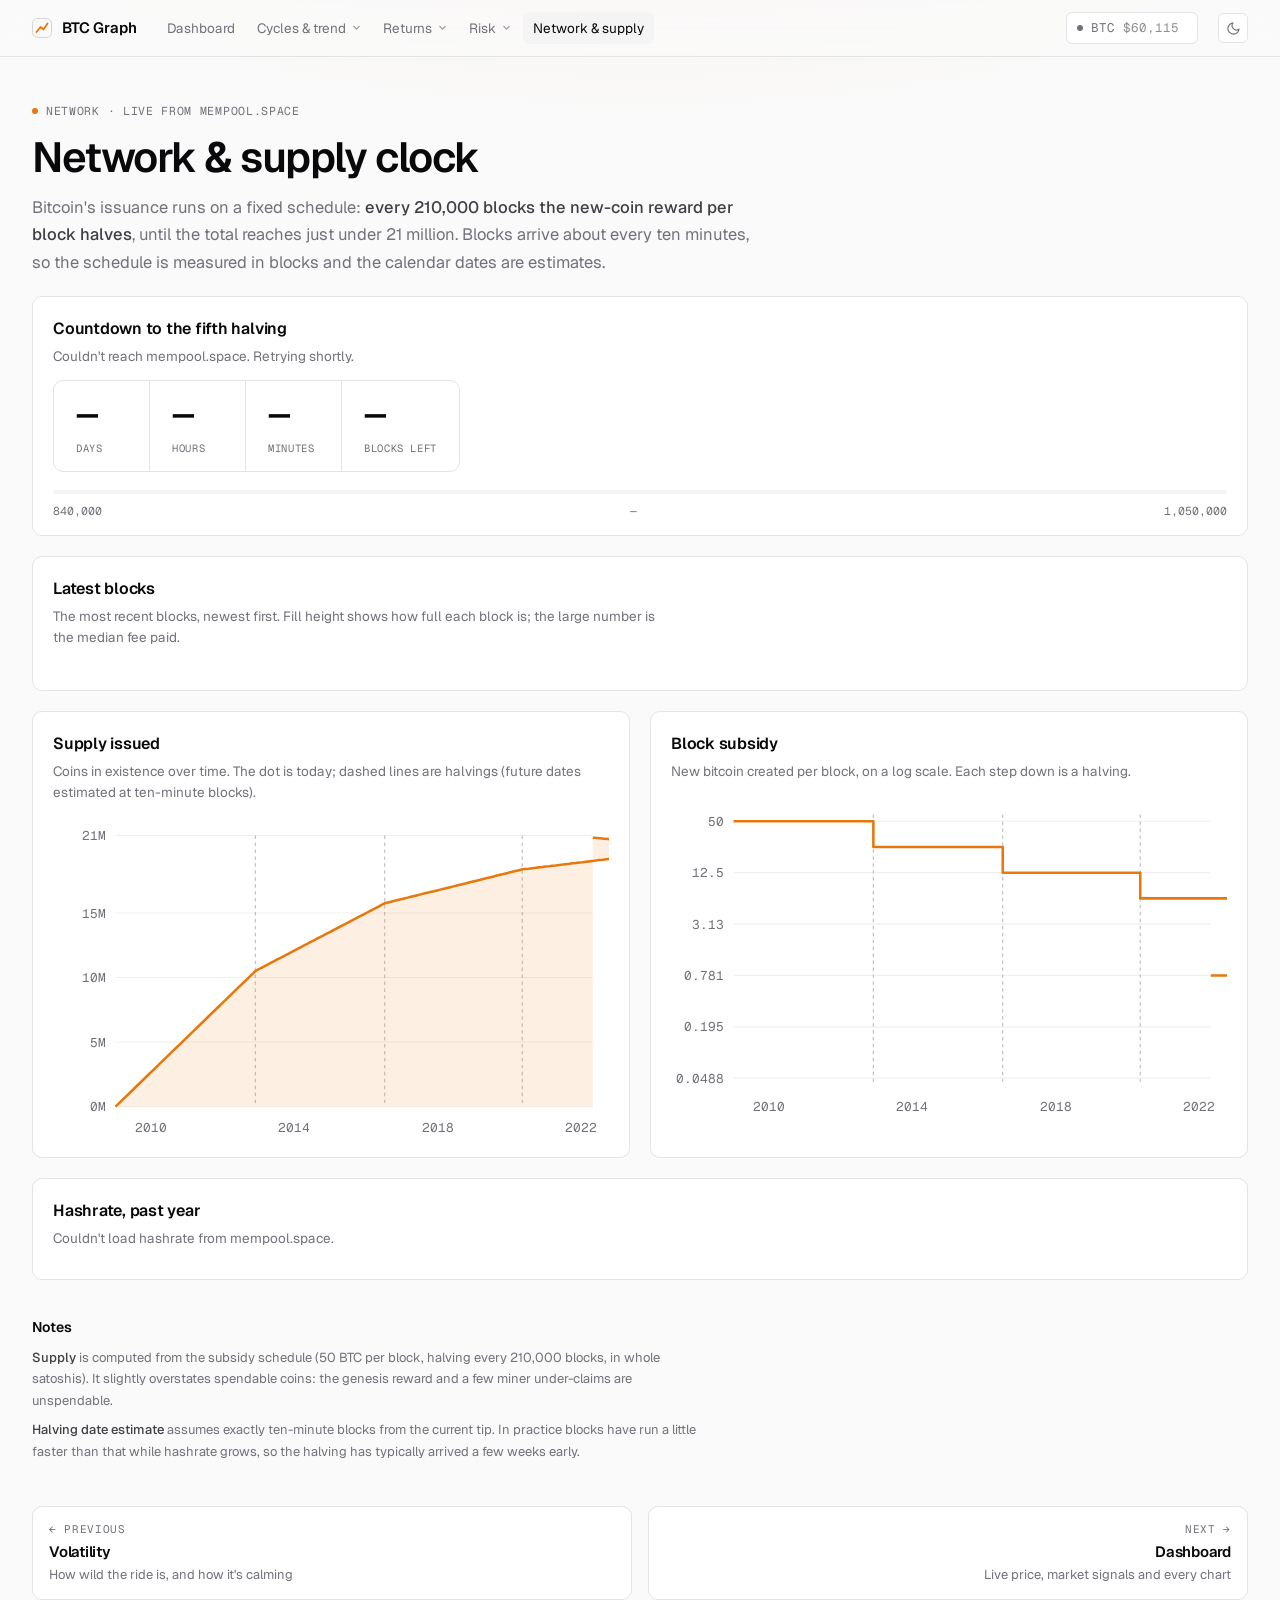
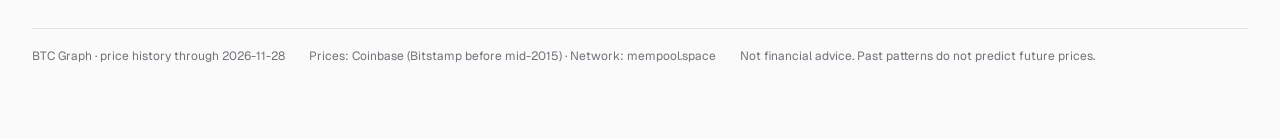
<file: network.html>
<!doctype html>
<html lang="en">
<head>
<meta charset="utf-8" />
<meta name="viewport" content="width=device-width, initial-scale=1, viewport-fit=cover" />
<meta name="color-scheme" content="light dark" />
<title>Network &amp; Supply · BTC Graph</title>
<link rel="icon" href="assets/icon.svg" />
<link rel="preconnect" href="https://fonts.googleapis.com" />
<link rel="preconnect" href="https://fonts.gstatic.com" crossorigin />
<link href="https://fonts.googleapis.com/css2?family=Geist:wght@300..700&family=Geist+Mono:wght@400..600&display=swap" rel="stylesheet" />
<link rel="stylesheet" href="assets/site.css" />
<script src="data/btc-data.js"></script>
<script src="assets/core.js"></script>
<style>
  .countdown{display:flex;gap:0;flex-wrap:wrap;margin:10px 0 18px;border:1px solid var(--line);border-radius:var(--r);overflow:hidden;width:fit-content;max-width:100%}
  .countdown div{padding:12px 22px;min-width:96px;border-right:1px solid var(--line)}
  .countdown div:last-child{border-right:0}
  .countdown b{display:block;font-family:var(--mono);font-size:clamp(26px,4.6vw,38px);font-weight:500;letter-spacing:-.04em;line-height:1.1;font-variant-numeric:tabular-nums}
  .countdown span{font-family:var(--mono);font-size:10.5px;color:var(--muted);text-transform:uppercase;letter-spacing:.06em}
  @media (max-width:520px){.countdown div{padding:10px 12px;min-width:0;flex:1}}
  .epoch{position:relative;height:4px;background:var(--surface2);border-radius:2px;overflow:hidden}
  .epoch b{position:absolute;left:0;top:0;bottom:0;background:var(--accent);border-radius:2px}
  .epochlbl{display:flex;justify-content:space-between;font-family:var(--mono);font-size:11.5px;color:var(--muted);margin-top:8px}
  .blocks{display:flex;gap:10px;overflow-x:auto;padding:2px 2px 10px;scroll-snap-type:x mandatory}
  .blk{flex:none;width:140px;scroll-snap-align:start;border-radius:8px;border:1px solid var(--line);background:var(--surface);padding:11px 12px;position:relative;overflow:hidden}
  .blk .fill{position:absolute;left:0;right:0;bottom:0;background:linear-gradient(to top,color-mix(in srgb,var(--accent) 14%,transparent),color-mix(in srgb,var(--accent) 4%,transparent))}
  .blk *{position:relative}
  .blk .h{font-family:var(--mono);font-size:12.5px;color:var(--accent)}
  .blk .f{font-family:var(--mono);font-size:19px;font-weight:500;letter-spacing:-.03em;margin:6px 0 2px}
  .blk .m{font-size:11.5px;color:var(--muted);line-height:1.5}
  .blk.new{animation:drop .6s ease-out}
  @keyframes drop{from{transform:translateY(-12px);opacity:0}to{transform:none;opacity:1}}
  @media (prefers-reduced-motion: reduce){.blk.new{animation:none}}
</style>
</head>
<body>
<main class="wrap">
  <p class="eyebrow">Network · live from mempool.space</p>
  <h1>Network &amp; supply clock</h1>
  <p class="lede">Bitcoin's issuance runs on a fixed schedule: <strong>every 210,000 blocks the new-coin reward per block halves</strong>, until the total reaches just under 21 million. Blocks arrive about every ten minutes, so the schedule is measured in blocks and the calendar dates are estimates.</p>

  <section class="card" aria-label="Next halving countdown">
    <h2>Countdown to the fifth halving</h2>
    <p class="sub" id="cdSub">Loading the chain tip…</p>
    <div class="countdown" id="countdown" aria-live="off">
      <div><b id="cdD">—</b><span>days</span></div><div><b id="cdH">—</b><span>hours</span></div><div><b id="cdM">—</b><span>minutes</span></div><div><b id="cdB">—</b><span>blocks left</span></div>
    </div>
    <div class="epoch"><b id="epochBar" style="width:0"></b></div>
    <div class="epochlbl"><span id="epA">840,000</span><span id="epPct">—</span><span id="epB">1,050,000</span></div>
  </section>

  <section class="card" aria-label="Latest blocks">
    <h2>Latest blocks</h2>
    <p class="sub">The most recent blocks, newest first. Fill height shows how full each block is; the large number is the median fee paid.</p>
    <div class="blocks" id="blocks"></div>
  </section>

  <div class="grid2">
    <section class="card" aria-label="Supply curve">
      <h2>Supply issued</h2>
      <p class="sub">Coins in existence over time. The dot is today; dashed lines are halvings (future dates estimated at ten-minute blocks).</p>
      <div class="chartbox" id="boxS"><div id="supply"></div><div class="tooltip" id="tipS" role="status"></div></div>
    </section>
    <section class="card" aria-label="Block subsidy">
      <h2>Block subsidy</h2>
      <p class="sub">New bitcoin created per block, on a log scale. Each step down is a halving.</p>
      <div class="chartbox" id="boxR"><div id="subsidy"></div><div class="tooltip" id="tipR" role="status"></div></div>
    </section>
  </div>

  <section class="card" aria-label="Hashrate">
    <h2>Hashrate, past year</h2>
    <p class="sub" id="hrSub">Daily average hashrate, estimated by mempool.space from block times and difficulty.</p>
    <div class="chartbox" id="boxH"><div id="hash"></div><div class="tooltip" id="tipH" role="status"></div></div>
  </section>

  <footer class="notes">
    <h2>Notes</h2>
    <p><strong>Supply</strong> is computed from the subsidy schedule (50 BTC per block, halving every 210,000 blocks, in whole satoshis). It slightly overstates spendable coins: the genesis reward and a few miner under-claims are unspendable.</p>
    <p><strong>Halving date estimate</strong> assumes exactly ten-minute blocks from the current tip. In practice blocks have run a little faster than that while hashrate grows, so the halving has typically arrived a few weeks early.</p>
  </footer>
</main>
<script>
(function(){
  var fmtUSD=BTC.fmtUSD, tipHeight=null, tipTime=Date.now();
  var PAST={0:Date.UTC(2009,0,3),210000:Date.UTC(2012,10,28),420000:Date.UTC(2016,6,9),630000:Date.UTC(2020,4,11),840000:Date.UTC(2024,3,19)};

  /* block height → estimated date: interpolate between known halvings, project forward from the tip */
  function dateOf(h){
    if(tipHeight!=null && h>=tipHeight) return tipTime+(h-tipHeight)*600e3;
    var ks=Object.keys(PAST).map(Number);
    for(var i=ks.length-1;i>=0;i--) if(h>=ks[i]){
      var a=ks[i], b=ks[i+1];
      var tb = b!=null ? PAST[b] : tipTime, hb = b!=null ? b : tipHeight;
      return PAST[a]+(h-a)/(hb-a)*(tb-PAST[a]);
    }
    return PAST[0];
  }

  /* ---------- countdown ---------- */
  function countdown(){
    if(tipHeight==null) return;
    var next=(Math.floor(tipHeight/210000)+1)*210000, left=next-tipHeight;
    var eta=tipTime+left*600e3, ms=Math.max(0,eta-Date.now());
    document.getElementById("cdD").textContent=Math.floor(ms/864e5);
    document.getElementById("cdH").textContent=String(Math.floor(ms/36e5)%24).padStart(2,"0");
    document.getElementById("cdM").textContent=String(Math.floor(ms/6e4)%60).padStart(2,"0");
    document.getElementById("cdB").textContent=left.toLocaleString("en-US");
    var start=next-210000, done=(tipHeight-start)/210000*100;
    document.getElementById("epochBar").style.width=done+"%";
    document.getElementById("epA").textContent=start.toLocaleString("en-US");
    document.getElementById("epB").textContent=next.toLocaleString("en-US");
    document.getElementById("epPct").textContent="block "+tipHeight.toLocaleString("en-US")+" · "+done.toFixed(1)+"% of this epoch";
    document.getElementById("cdSub").textContent="Block "+next.toLocaleString("en-US")+" is estimated for "+BTC.fmtDate(new Date(eta))+". The block reward then drops from "+BTC.subsidyAt(tipHeight)+" to "+BTC.subsidyAt(next)+" BTC.";
  }
  setInterval(countdown,1000);

  /* ---------- latest blocks ---------- */
  var seen={};
  function ago(t){ var s=Math.round((Date.now()/1000-t)); if(s<60) return s+"s ago"; if(s<3600) return Math.round(s/60)+" min ago"; return Math.round(s/3600)+" h ago"; }
  function blocks(){
    BTC.mempool("/v1/blocks").then(function(bs){
      tipHeight=bs[0].height; tipTime=bs[0].timestamp*1000; countdown(); charts();
      var first=!Object.keys(seen).length;
      document.getElementById("blocks").innerHTML=bs.slice(0,12).map(function(b){
        var isNew=!first && !seen[b.id]; seen[b.id]=1;
        var full=Math.min(100,b.weight/4e6*100), ex=b.extras||{};
        return '<div class="blk'+(isNew?" new":"")+'"><div class="fill" style="height:'+full.toFixed(0)+'%"></div>'+
          '<div class="h">'+b.height.toLocaleString("en-US")+'</div>'+
          '<div class="f">'+(ex.medianFee!=null?ex.medianFee.toFixed(ex.medianFee<10?1:0):"—")+'<span class="m"> sat/vB</span></div>'+
          '<div class="m">'+b.tx_count.toLocaleString("en-US")+' txs · '+full.toFixed(0)+'% full</div>'+
          '<div class="m">'+(ex.pool&&ex.pool.name?ex.pool.name:"Unknown pool")+'</div>'+
          '<div class="m">'+ago(b.timestamp)+'</div></div>';
      }).join("");
    }).catch(function(){ document.getElementById("cdSub").textContent="Couldn't reach mempool.space. Retrying shortly."; });
  }
  blocks(); setInterval(blocks,30000);

  /* ---------- supply & subsidy ---------- */
  var W=480,H=280,ML=54,MR=14,MT=16,MB=30,PW=W-ML-MR,PH=H-MT-MB;
  var HMAX=1470000;
  function charts(){
    var t0=PAST[0], t1=dateOf(HMAX);
    function X(t){ return ML+(t-t0)/(t1-t0)*PW; }
    function yearTicks(){ var s=""; for(var y=2010;y<=2036;y+=4){ var t=Date.UTC(y,0,1); s+='<text class="tick" x="'+X(t)+'" y="'+(H-8)+'" text-anchor="middle">'+y+'</text>'; } return s; }
    function halvLines(){ var s=""; for(var h=210000;h<HMAX;h+=210000) s+='<line x1="'+X(dateOf(h))+'" y1="'+MT+'" x2="'+X(dateOf(h))+'" y2="'+(MT+PH)+'" stroke="var(--muted)" stroke-dasharray="3 3" opacity=".45"/>'; return s; }
    /* supply */
    function Ys(v){ return MT+(1-v/21e6)*PH; }
    var s='<svg viewBox="0 0 '+W+' '+H+'" role="img" aria-label="Bitcoin supply issued over time, approaching 21 million">';
    [0,5e6,10e6,15e6,21e6].forEach(function(g){ s+='<line class="grid" x1="'+ML+'" y1="'+Ys(g)+'" x2="'+(ML+PW)+'" y2="'+Ys(g)+'"/><text class="tick" x="'+(ML-8)+'" y="'+(Ys(g)+4)+'" text-anchor="end">'+(g/1e6)+'M</text>'; });
    s+=yearTicks()+halvLines();
    var past=[], fut=[];
    for(var h=0;h<=HMAX;h+=5000){ var pt=[X(dateOf(h)),Ys(BTC.supplyAt(h))]; (tipHeight==null||h<=tipHeight?past:fut).push(pt); }
    if(tipHeight!=null){ var tp=[X(dateOf(tipHeight)),Ys(BTC.supplyAt(tipHeight))]; past.push(tp); fut.unshift(tp); }
    function p(a){ return a.map(function(q,i){ return (i?"L":"M")+q[0].toFixed(1)+" "+q[1].toFixed(1); }).join(" "); }
    s+='<path d="'+p(past)+' L'+past[past.length-1][0]+' '+(MT+PH)+' L'+ML+' '+(MT+PH)+' Z" fill="var(--accent)" fill-opacity=".12"/>';
    s+='<path d="'+p(past)+'" fill="none" stroke="var(--accent)" stroke-width="2.2"/>';
    if(fut.length) s+='<path d="'+p(fut)+'" fill="none" stroke="var(--accent)" stroke-width="2" stroke-dasharray="2 4" opacity=".8"/>';
    if(tipHeight!=null){
      var sup=BTC.supplyAt(tipHeight);
      s+='<circle cx="'+X(tipTime)+'" cy="'+Ys(sup)+'" r="5" fill="var(--accent)" stroke="var(--surface)" stroke-width="2"/>';
      s+='<text class="anno ink" x="'+(X(tipTime)+8)+'" y="'+(Ys(sup)+18)+'">Today · '+(sup/1e6).toFixed(3)+'M ('+(sup/21e6*100).toFixed(2)+'%)</text>';
    }
    s+='<rect id="hzS" x="'+ML+'" y="'+MT+'" width="'+PW+'" height="'+PH+'" fill="transparent"/></svg>';
    document.getElementById("supply").innerHTML=s;
    /* subsidy (log) */
    function Yr(v){ var a=Math.log10(0.04), b=Math.log10(60); return MT+(1-(Math.log10(v)-a)/(b-a))*PH; }
    var r='<svg viewBox="0 0 '+W+' '+H+'" role="img" aria-label="Block subsidy in BTC per block, halving every 210,000 blocks, on a log scale">';
    [50,12.5,3.125,0.78125,0.1953125,0.048828125].forEach(function(g){ r+='<line class="grid" x1="'+ML+'" y1="'+Yr(g)+'" x2="'+(ML+PW)+'" y2="'+Yr(g)+'"/><text class="tick" x="'+(ML-8)+'" y="'+(Yr(g)+4)+'" text-anchor="end">'+(+g.toPrecision(3))+'</text>'; });
    r+=yearTicks()+halvLines();
    var d="";
    for(var e=0;e*210000<HMAX;e++){
      var h0=e*210000, h1=Math.min(HMAX,(e+1)*210000), v=50/Math.pow(2,e);
      d+=(e?"L":"M")+X(dateOf(h0)).toFixed(1)+" "+Yr(v).toFixed(1)+" L"+X(dateOf(h1)).toFixed(1)+" "+Yr(v).toFixed(1);
    }
    r+='<path d="'+d+'" fill="none" stroke="var(--accent)" stroke-width="2.2" stroke-linejoin="round"/>';
    if(tipHeight!=null){
      var cs=BTC.subsidyAt(tipHeight);
      r+='<circle cx="'+X(tipTime)+'" cy="'+Yr(cs)+'" r="5" fill="var(--accent)" stroke="var(--surface)" stroke-width="2"/>';
      r+='<text class="anno ink" x="'+(X(tipTime)+8)+'" y="'+(Yr(cs)-10)+'">Today · '+cs+' BTC</text>';
    }
    r+='<rect id="hzR" x="'+ML+'" y="'+MT+'" width="'+PW+'" height="'+PH+'" fill="transparent"/></svg>';
    document.getElementById("subsidy").innerHTML=r;
    /* shared hover: read by date */
    [["hzS","supply","tipS","boxS"],["hzR","subsidy","tipR","boxR"]].forEach(function(cfg){
      var z=document.getElementById(cfg[0]);
      z.addEventListener("pointermove",function(ev){
        var b=document.querySelector("#"+cfg[1]+" svg").getBoundingClientRect(), t=t0+((ev.clientX-b.left)/b.width*W-ML)/PW*(t1-t0);
        var lo=0, hi=HMAX; for(var k=0;k<40;k++){ var mid=(lo+hi)/2; if(dateOf(mid)<t) lo=mid; else hi=mid; }
        var h=Math.round(lo), dt=new Date(t), tt=document.getElementById(cfg[2]);
        tt.innerHTML='<h3>'+BTC.MONTHS[dt.getUTCMonth()]+' '+dt.getUTCFullYear()+(tipHeight!=null&&h>tipHeight?" · projected":"")+'</h3>'+
          '<div class="row"><span class="nm">Block</span><span class="vv">≈ '+h.toLocaleString("en-US")+'</span></div>'+
          '<div class="row"><span class="nm">Supply</span><span class="vv">'+Math.round(BTC.supplyAt(h)).toLocaleString("en-US")+' BTC</span></div>'+
          '<div class="row"><span class="nm">Subsidy</span><span class="vv">'+BTC.subsidyAt(h)+' BTC / block</span></div>';
        BTC.placeTip(tt,document.getElementById(cfg[3]),ev);
      });
      z.addEventListener("pointerleave",function(){ document.getElementById(cfg[2]).classList.remove("on"); });
    });
  }
  charts();

  /* ---------- hashrate ---------- */
  function hashrate(){
    BTC.mempool("/v1/mining/hashrate/1y").then(function(j){
      var pts=j.hashrates.map(function(h){ return {t:h.timestamp*1000, v:h.avgHashrate/1e18}; });
      var W2=960,H2=300,L=60,R=20,T=16,B=30,PW2=W2-L-R,PH2=H2-T-B;
      var lo=Math.min.apply(null,pts.map(function(p){return p.v;})), hi=Math.max.apply(null,pts.map(function(p){return p.v;}));
      var ticks=BTC.niceTicks(lo*0.95,hi*1.03,5); lo=ticks[0]; hi=ticks[ticks.length-1];
      var t0=pts[0].t, t1=pts[pts.length-1].t;
      function X(t){ return L+(t-t0)/(t1-t0)*PW2; } function Y(v){ return T+(1-(v-lo)/(hi-lo))*PH2; }
      /* 7-day moving average as the primary line, daily as faint context */
      var ma=pts.map(function(p,i){ var a=pts.slice(Math.max(0,i-6),i+1); return {t:p.t,v:a.reduce(function(s,q){return s+q.v;},0)/a.length,raw:p.v}; });
      var s='<svg viewBox="0 0 '+W2+' '+H2+'" role="img" aria-label="Bitcoin network hashrate over the past year in exahashes per second">';
      ticks.forEach(function(g){ s+='<line class="grid" x1="'+L+'" y1="'+Y(g)+'" x2="'+(L+PW2)+'" y2="'+Y(g)+'"/><text class="tick" x="'+(L-8)+'" y="'+(Y(g)+4)+'" text-anchor="end">'+g.toLocaleString("en-US")+'</text>'; });
      s+='<text class="ylab" x="'+L+'" y="'+(T-4)+'">EH/s</text>';
      for(var k=0;k<12;k+=2){ var d=new Date(t0); d.setUTCMonth(d.getUTCMonth()+k+1,1); s+='<text class="tick" x="'+X(d.getTime())+'" y="'+(H2-8)+'" text-anchor="middle">'+BTC.MONTHS[d.getUTCMonth()]+' '+String(d.getUTCFullYear()).slice(2)+'</text>'; }
      s+='<path d="'+pts.map(function(p,i){ return (i?"L":"M")+X(p.t).toFixed(1)+" "+Y(p.v).toFixed(1); }).join(" ")+'" fill="none" stroke="var(--accent)" stroke-width="1" opacity=".3"/>';
      s+='<path d="'+ma.map(function(p,i){ return (i?"L":"M")+X(p.t).toFixed(1)+" "+Y(p.v).toFixed(1); }).join(" ")+'" fill="none" stroke="var(--accent)" stroke-width="2.2" stroke-linejoin="round"/>';
      var lp=ma[ma.length-1];
      s+='<circle cx="'+X(lp.t)+'" cy="'+Y(lp.v)+'" r="5" fill="var(--accent)" stroke="var(--surface)" stroke-width="2"/>';
      s+='<g id="fH"></g><rect id="hzH" x="'+L+'" y="'+T+'" width="'+PW2+'" height="'+PH2+'" fill="transparent"/></svg>';
      document.getElementById("hash").innerHTML=s;
      var yoy=(lp.v/ma[6].v-1)*100;
      document.getElementById("hrSub").innerHTML="7-day average <strong style='color:var(--ink)'>"+Math.round(lp.v).toLocaleString("en-US")+" EH/s</strong>, "+BTC.fmtPct(yoy)+" over the year. Faint line is the daily estimate from mempool.space.";
      var z=document.getElementById("hzH");
      z.addEventListener("pointermove",function(ev){
        var b=document.querySelector("#hash svg").getBoundingClientRect(), px=(ev.clientX-b.left)/b.width*W2;
        var i=Math.max(0,Math.min(ma.length-1,Math.round((px-L)/PW2*(ma.length-1)))), p=ma[i];
        document.getElementById("fH").innerHTML='<line x1="'+X(p.t)+'" y1="'+T+'" x2="'+X(p.t)+'" y2="'+(T+PH2)+'" stroke="var(--muted)" stroke-dasharray="4 3"/><circle cx="'+X(p.t)+'" cy="'+Y(p.v)+'" r="5" fill="var(--surface)" stroke="var(--accent)" stroke-width="2.5"/>';
        var tt=document.getElementById("tipH");
        tt.innerHTML='<h3>'+BTC.fmtDate(new Date(p.t))+'</h3><div class="row"><span class="nm">7-day avg</span><span class="vv">'+Math.round(p.v)+' EH/s</span></div><div class="row"><span class="nm">Daily</span><span class="vv">'+Math.round(p.raw)+' EH/s</span></div>';
        BTC.placeTip(tt,document.getElementById("boxH"),ev);
      });
      z.addEventListener("pointerleave",function(){ document.getElementById("tipH").classList.remove("on"); document.getElementById("fH").innerHTML=""; });
    }).catch(function(){ document.getElementById("hrSub").textContent="Couldn't load hashrate from mempool.space."; });
  }
  hashrate();
})();
</script>
</body>
</html>
</file>
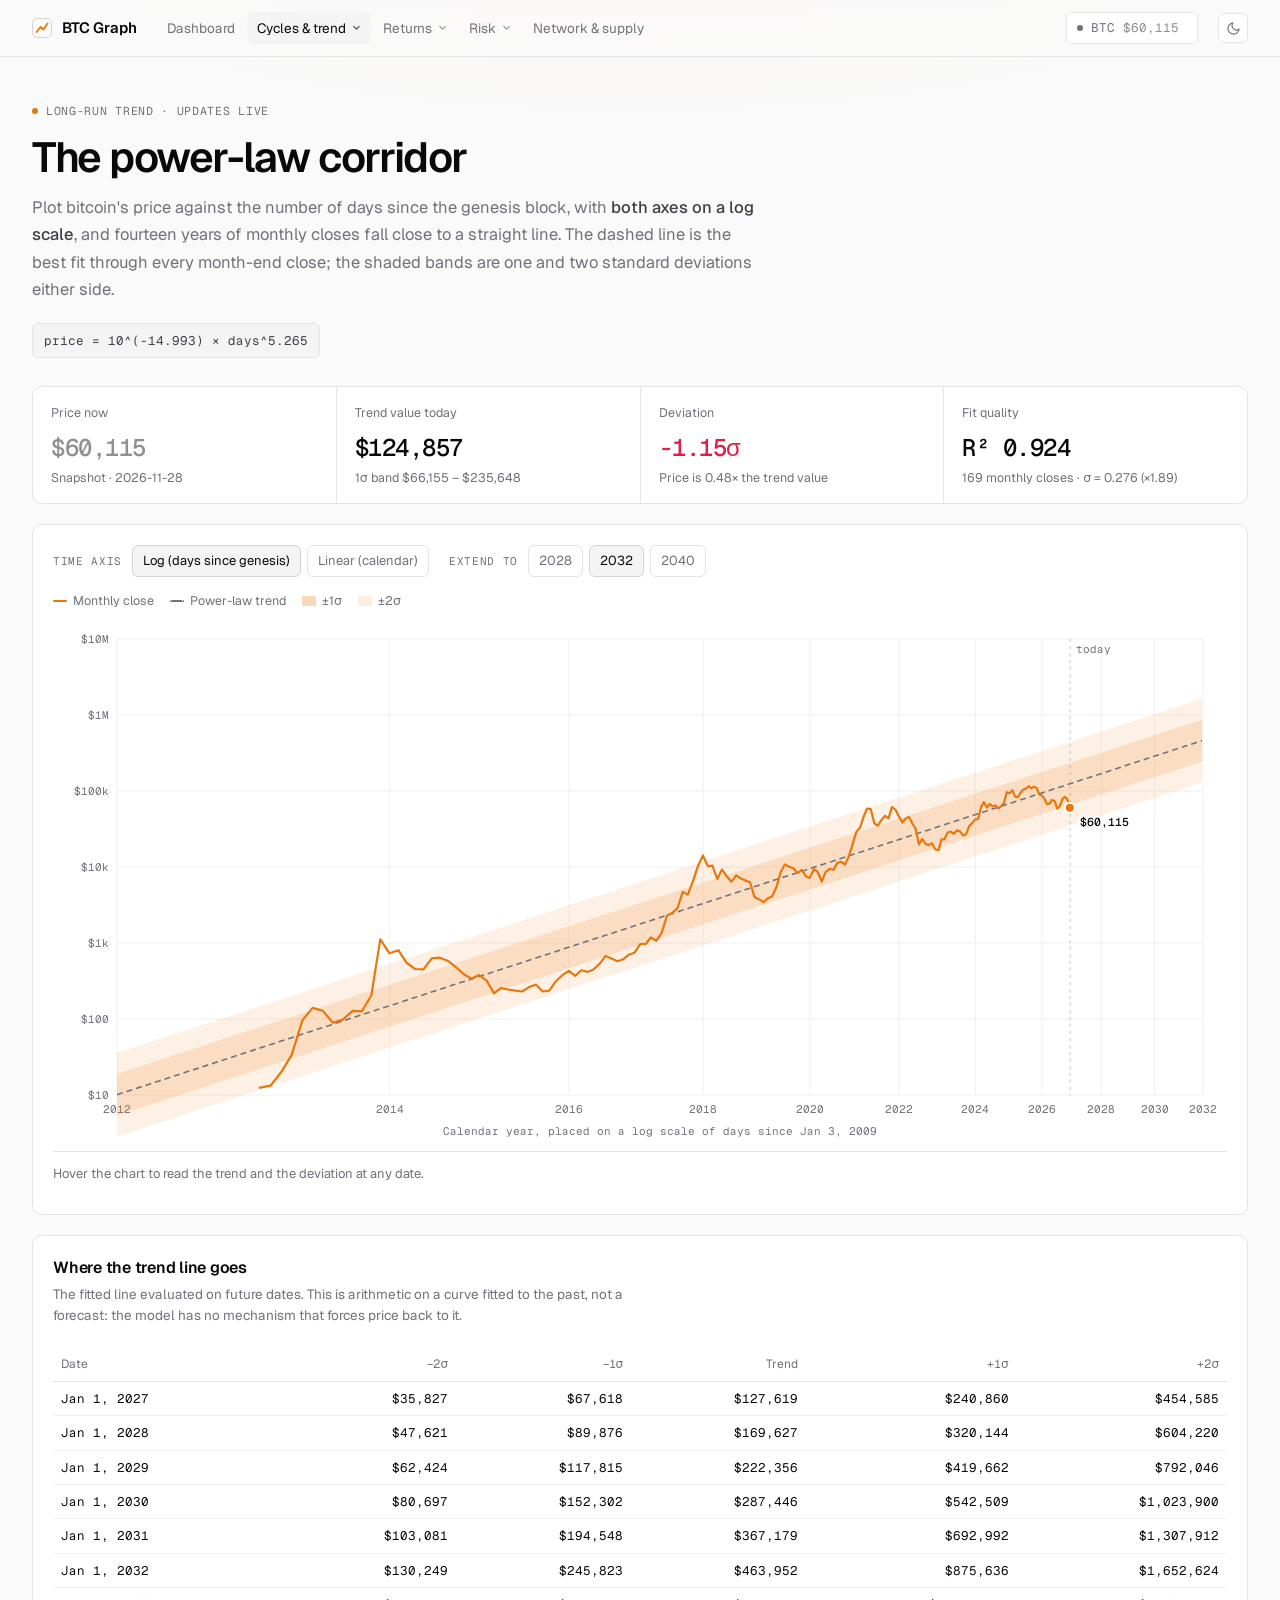
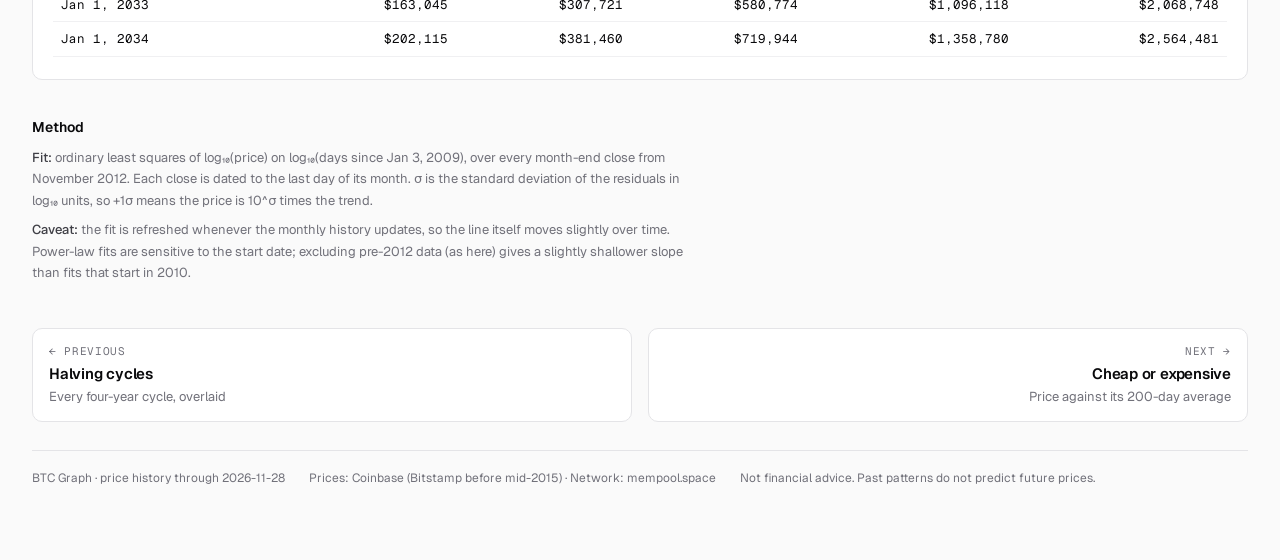
<file: power-law.html>
<!doctype html>
<html lang="en">
<head>
<meta charset="utf-8" />
<meta name="viewport" content="width=device-width, initial-scale=1, viewport-fit=cover" />
<meta name="color-scheme" content="light dark" />
<title>Power Law · BTC Graph</title>
<link rel="icon" href="assets/icon.svg" />
<link rel="preconnect" href="https://fonts.googleapis.com" />
<link rel="preconnect" href="https://fonts.gstatic.com" crossorigin />
<link href="https://fonts.googleapis.com/css2?family=Geist:wght@300..700&family=Geist+Mono:wght@400..600&display=swap" rel="stylesheet" />
<link rel="stylesheet" href="assets/site.css" />
<script src="data/btc-data.js"></script>
<script src="assets/core.js"></script>
</head>
<body>
<main class="wrap">
  <p class="eyebrow">Long-run trend · updates live</p>
  <h1>The power-law corridor</h1>
  <p class="lede">Plot bitcoin's price against the number of days since the genesis block, with <strong>both axes on a log scale</strong>, and fourteen years of monthly closes fall close to a straight line. The dashed line is the best fit through every month-end close; the shaded bands are one and two standard deviations either side.</p>
  <span class="formula" id="formula">price = 10^a × days^b</span>

  <section class="tiles" aria-label="Model readout">
    <div class="tile"><div class="k">Price now</div><div class="v" id="kPrice">—</div><div class="s" id="kPriceS">—</div></div>
    <div class="tile"><div class="k">Trend value today</div><div class="v" id="kFair">—</div><div class="s" id="kFairS">—</div></div>
    <div class="tile"><div class="k">Deviation</div><div class="v" id="kZ">—</div><div class="s" id="kZS">—</div></div>
    <div class="tile"><div class="k">Fit quality</div><div class="v" id="kR2">—</div><div class="s" id="kR2S">—</div></div>
  </section>

  <section class="card" aria-label="Power-law chart">
    <div class="controls" role="group" aria-label="Chart controls">
      <span class="lbl">Time axis</span>
      <button type="button" class="toggle" id="axLog" aria-pressed="true">Log (days since genesis)</button>
      <button type="button" class="toggle" id="axLin" aria-pressed="false">Linear (calendar)</button>
      <span class="lbl sp">Extend to</span>
      <button type="button" class="toggle ext" data-y="2028" aria-pressed="false">2028</button>
      <button type="button" class="toggle ext" data-y="2032" aria-pressed="true">2032</button>
      <button type="button" class="toggle ext" data-y="2040" aria-pressed="false">2040</button>
    </div>
    <div class="legend">
      <span><i style="background:var(--accent)"></i>Monthly close</span>
      <span><i style="background:none;border-top:2px dashed var(--muted);height:0"></i>Power-law trend</span>
      <span><i class="band" style="background:var(--accent);opacity:.28"></i>±1σ</span>
      <span><i class="band" style="background:var(--accent);opacity:.12"></i>±2σ</span>
    </div>
    <div class="chartbox" id="box"><div id="chart"></div><div class="tooltip" id="tip" role="status"></div></div>
    <p class="readout" id="readout">Hover the chart to read the trend and the deviation at any date.</p>
  </section>

  <section class="card" aria-label="Trend projections">
    <h2>Where the trend line goes</h2>
    <p class="sub">The fitted line evaluated on future dates. This is arithmetic on a curve fitted to the past, not a forecast: the model has no mechanism that forces price back to it.</p>
    <div class="twrap"><table id="proj"></table></div>
  </section>

  <footer class="notes">
    <h2>Method</h2>
    <p><strong>Fit:</strong> ordinary least squares of log₁₀(price) on log₁₀(days since Jan 3, 2009), over every month-end close from November 2012. Each close is dated to the last day of its month. σ is the standard deviation of the residuals in log₁₀ units, so +1σ means the price is 10^σ times the trend.</p>
    <p><strong>Caveat:</strong> the fit is refreshed whenever the monthly history updates, so the line itself moves slightly over time. Power-law fits are sensitive to the start date; excluding pre-2012 data (as here) gives a slightly shallower slope than fits that start in 2010.</p>
  </footer>
</main>
<script>
(function(){
  var D=BTC.data, pl=BTC.powerLaw(), fmtUSD=BTC.fmtUSD;
  /* drawn at the card's real pixel width so text stays readable on a phone */
  var W=960,H=520,ML=70,MR=24,MT=20,MB=44,PW=W-ML-MR,PH=H-MT-MB,nar=false;
  function size(){
    W=Math.max(300,document.getElementById("box").clientWidth||960); nar=W<560;
    H=Math.round(Math.min(520,Math.max(320,W*.54))); ML=nar?46:64; MR=nar?10:24; MB=nar?40:44;
    PW=W-ML-MR; PH=H-MT-MB;
  }
  var logX=true, endYear=2032, livePrice=D.latest.usd;
  var T0=Date.UTC(2012,0,1);
  var LY0=1, LY1=7;   /* $10 .. $10M */

  function tEnd(){ return Date.UTC(endYear,0,1); }
  function X(t){
    if(logX){ var a=Math.log10(BTC.daysSince(T0)), b=Math.log10(BTC.daysSince(tEnd())); return ML+(Math.log10(BTC.daysSince(t))-a)/(b-a)*PW; }
    return ML+(t-T0)/(tEnd()-T0)*PW;
  }
  function invX(px){
    var f=(px-ML)/PW;
    if(logX){ var a=Math.log10(BTC.daysSince(T0)), b=Math.log10(BTC.daysSince(tEnd())); return BTC.GENESIS+Math.pow(10,a+f*(b-a))*864e5; }
    return T0+f*(tEnd()-T0);
  }
  function Y(v){ return MT+(1-(Math.log10(v)-LY0)/(LY1-LY0))*PH; }
  function pth(pts){ return pts.map(function(p,i){ return (i?"L":"M")+p[0].toFixed(1)+" "+p[1].toFixed(1); }).join(" "); }
  function bandPath(k1,k2){
    var top=[],bot=[];
    for(var t=T0;t<=tEnd();t+=30*864e5){ top.push([X(t),Y(pl.band(t,k2))]); bot.push([X(t),Y(pl.band(t,k1))]); }
    return pth(top)+" L"+bot.reverse().map(function(p){ return p[0].toFixed(1)+" "+p[1].toFixed(1); }).join(" L")+" Z";
  }
  function closes(){
    return BTC.monthlyLive().map(function(p){ return {t:p.partial?Date.now():BTC.monthEnd(p.date), usd:p.usd, date:p.date, partial:p.partial}; });
  }

  function build(){
    size();
    LY1=Math.ceil(Math.log10(pl.band(tEnd(),2)));
    var s='<svg width="'+W+'" height="'+H+'" viewBox="0 0 '+W+' '+H+'" role="img" aria-label="Log-log chart of bitcoin monthly closing prices against days since genesis, with the fitted power-law trend line and one- and two-sigma bands">';
    for(var e=LY0;e<=LY1;e++){
      var v=Math.pow(10,e);
      s+='<line class="grid" x1="'+ML+'" y1="'+Y(v)+'" x2="'+(ML+PW)+'" y2="'+Y(v)+'"/>';
      s+='<text class="tick" x="'+(ML-8)+'" y="'+(Y(v)+4)+'" text-anchor="end">$'+BTC.fmtCompact(v)+'</text>';
    }
    var lastLab=-1e9;
    for(var y=2012;y<=endYear;y++){
      var step=(endYear>2034?4:2)*(nar?2:1); if((y-2012)%step) continue;
      var t=Date.UTC(y,0,1);
      s+='<line class="grid" x1="'+X(t)+'" y1="'+MT+'" x2="'+X(t)+'" y2="'+(MT+PH)+'"/>';
      if(X(t)-lastLab>=38 && X(t)<W-14){ s+='<text class="tick" x="'+X(t)+'" y="'+(MT+PH+18)+'" text-anchor="middle">'+y+'</text>'; lastLab=X(t); }
    }
    s+='<text class="tick" x="'+(nar?W/2:ML+PW/2)+'" y="'+(H-4)+'" text-anchor="middle">'+(logX?(nar?"Year (log scale of days since genesis)":"Calendar year, placed on a log scale of days since Jan 3, 2009"):"Calendar year")+'</text>';
    s+='<path d="'+bandPath(-2,2)+'" fill="var(--accent)" fill-opacity=".10"/>';
    s+='<path d="'+bandPath(-1,1)+'" fill="var(--accent)" fill-opacity=".16"/>';
    var mid=[]; for(var t2=T0;t2<=tEnd();t2+=30*864e5) mid.push([X(t2),Y(pl.fair(t2))]);
    s+='<path d="'+pth(mid)+'" fill="none" stroke="var(--muted)" stroke-width="1.6" stroke-dasharray="6 4"/>';
    var c=closes();
    s+='<path d="'+pth(c.map(function(p){ return [X(p.t),Y(p.usd)]; }))+'" fill="none" stroke="var(--accent)" stroke-width="2.2" stroke-linejoin="round"/>';
    var last=c[c.length-1];
    s+='<line x1="'+X(Date.now())+'" y1="'+MT+'" x2="'+X(Date.now())+'" y2="'+(MT+PH)+'" stroke="var(--muted)" stroke-dasharray="3 4" opacity=".4"/>';
    s+='<text class="tick" x="'+(X(Date.now())+6)+'" y="'+(MT+14)+'">today</text>';
    s+='<circle cx="'+X(last.t)+'" cy="'+Y(last.usd)+'" r="5" fill="var(--accent)" stroke="var(--surface)" stroke-width="2"/>';
    if(X(last.t)+80<=W) s+='<text class="endlabel ink halo" x="'+(X(last.t)+10)+'" y="'+(Y(last.usd)+18)+'">'+fmtUSD(last.usd)+'</text>';
    s+='<g id="focus"></g><rect id="hz" x="'+ML+'" y="'+MT+'" width="'+PW+'" height="'+PH+'" fill="transparent"/></svg>';
    document.getElementById("chart").innerHTML=s;
    var hz=document.getElementById("hz");
    hz.addEventListener("pointermove",hover);
    hz.addEventListener("pointerleave",function(){ document.getElementById("tip").classList.remove("on"); document.getElementById("focus").innerHTML=""; });
  }

  function hover(e){
    var svg=document.querySelector("#chart svg").getBoundingClientRect();
    var px=(e.clientX-svg.left)/svg.width*W, t=invX(px), c=closes(), best=null;
    c.forEach(function(p){ if(!best || Math.abs(p.t-t)<Math.abs(best.t-t)) best=p; });
    var future=t>Date.now()+20*864e5;
    var tt=document.getElementById("tip"), fair=pl.fair(future?t:best.t);
    var g='<line x1="'+X(future?t:best.t)+'" y1="'+MT+'" x2="'+X(future?t:best.t)+'" y2="'+(MT+PH)+'" stroke="var(--muted)" stroke-dasharray="4 3" opacity=".7"/>';
    g+='<circle cx="'+X(future?t:best.t)+'" cy="'+Y(fair)+'" r="5" fill="var(--surface)" stroke="var(--muted)" stroke-width="2"/>';
    var html;
    if(future){
      var d=new Date(t);
      html='<h3>'+BTC.MONTHS[d.getUTCMonth()]+' '+d.getUTCFullYear()+' · trend only</h3>'+
        row("var(--muted)","Trend",fmtUSD(fair))+row("var(--accent)","−1σ / +1σ",fmtUSD(pl.band(t,-1))+" – "+fmtUSD(pl.band(t,1)));
      document.getElementById("readout").innerHTML="<strong>"+BTC.MONTHS[d.getUTCMonth()]+" "+d.getUTCFullYear()+":</strong> the trend line reaches "+fmtUSD(fair)+". The ±1σ band spans "+fmtUSD(pl.band(t,-1))+" to "+fmtUSD(pl.band(t,1))+".";
    } else {
      var z=pl.z(best.t,best.usd);
      g+='<circle cx="'+X(best.t)+'" cy="'+Y(best.usd)+'" r="5.5" fill="var(--surface)" stroke="var(--accent)" stroke-width="2.5"/>';
      html='<h3>'+BTC.fmtMonth(best.date)+(best.partial?" · live":"")+'</h3>'+
        row("var(--accent)","Close",fmtUSD(best.usd))+row("var(--muted)","Trend",fmtUSD(fair))+row("transparent","Deviation",(z>=0?"+":"")+z.toFixed(2)+"σ · "+(best.usd/fair).toFixed(2)+"×");
      document.getElementById("readout").innerHTML="<strong>"+BTC.fmtMonth(best.date)+":</strong> closed at "+fmtUSD(best.usd)+", "+(best.usd>=fair?"above":"below")+" the trend value of "+fmtUSD(fair)+" by "+Math.abs(z).toFixed(2)+"σ ("+(best.usd/fair).toFixed(2)+"× trend).";
    }
    document.getElementById("focus").innerHTML=g;
    tt.innerHTML=html;
    BTC.placeTip(tt,document.getElementById("box"),e);
  }
  function row(color,name,val){ return '<div class="row"><span class="dot" style="background:'+color+'"></span><span class="nm">'+name+'</span><span class="vv">'+val+'</span></div>'; }

  function tiles(){
    var now=Date.now(), fair=pl.fair(now), z=pl.z(now,livePrice);
    document.getElementById("kPrice").textContent=fmtUSD(livePrice);
    document.getElementById("kFair").textContent=fmtUSD(fair);
    document.getElementById("kFairS").textContent="1σ band "+fmtUSD(pl.band(now,-1))+" – "+fmtUSD(pl.band(now,1));
    var zel=document.getElementById("kZ"); zel.textContent=(z>=0?"+":"")+z.toFixed(2)+"σ"; zel.className="v chg "+(z>=0?"up":"down");
    document.getElementById("kZS").textContent="Price is "+(livePrice/fair).toFixed(2)+"× the trend value";
    /* R² over the fitted data */
    var ys=D.monthly.map(function(p){ return Math.log10(p.usd); }), my=ys.reduce(function(a,b){return a+b;},0)/ys.length, sst=0;
    ys.forEach(function(y){ sst+=(y-my)*(y-my); });
    var r2=1-(pl.sigma*pl.sigma*(ys.length-2))/sst;
    document.getElementById("kR2").textContent="R² "+r2.toFixed(3);
    document.getElementById("kR2S").textContent=D.monthly.length+" monthly closes · σ = "+pl.sigma.toFixed(3)+" (×"+Math.pow(10,pl.sigma).toFixed(2)+")";
    document.getElementById("formula").textContent="price = 10^("+pl.a.toFixed(3)+") × days^"+pl.b.toFixed(3);
  }
  function proj(){
    var html="<thead><tr><th>Date</th><th>−2σ</th><th>−1σ</th><th>Trend</th><th>+1σ</th><th>+2σ</th></tr></thead><tbody>";
    for(var y=2027;y<=2034;y++){
      var t=Date.UTC(y,0,1);
      html+="<tr><td>Jan 1, "+y+"</td>"+[-2,-1,0,1,2].map(function(k){ return "<td>"+fmtUSD(pl.band(t,k))+"</td>"; }).join("")+"</tr>";
    }
    document.getElementById("proj").innerHTML=html+"</tbody>";
  }

  function setAxis(lg){ logX=lg; document.getElementById("axLog").setAttribute("aria-pressed",lg); document.getElementById("axLin").setAttribute("aria-pressed",!lg); build(); }
  document.getElementById("axLog").onclick=function(){ setAxis(true); };
  document.getElementById("axLin").onclick=function(){ setAxis(false); };
  Array.prototype.forEach.call(document.querySelectorAll(".ext"),function(b){
    b.onclick=function(){ endYear=+b.dataset.y; document.querySelectorAll(".ext").forEach(function(o){ o.setAttribute("aria-pressed",o===b); }); build(); };
  });

  var last=0;
  BTC.onPrice(function(s){
    livePrice=s.price; tiles();
    document.getElementById("kPriceS").textContent=s.live?s.src:s.note;
    if(Date.now()-last>5000){ last=Date.now(); build(); }
  });
  proj();
  if(window.ResizeObserver){ var lw=0; new ResizeObserver(function(){ var w=document.getElementById("box").clientWidth; if(Math.abs(w-lw)>1){ lw=w; build(); } }).observe(document.getElementById("box")); }
})();
</script>
</body>
</html>
</file>
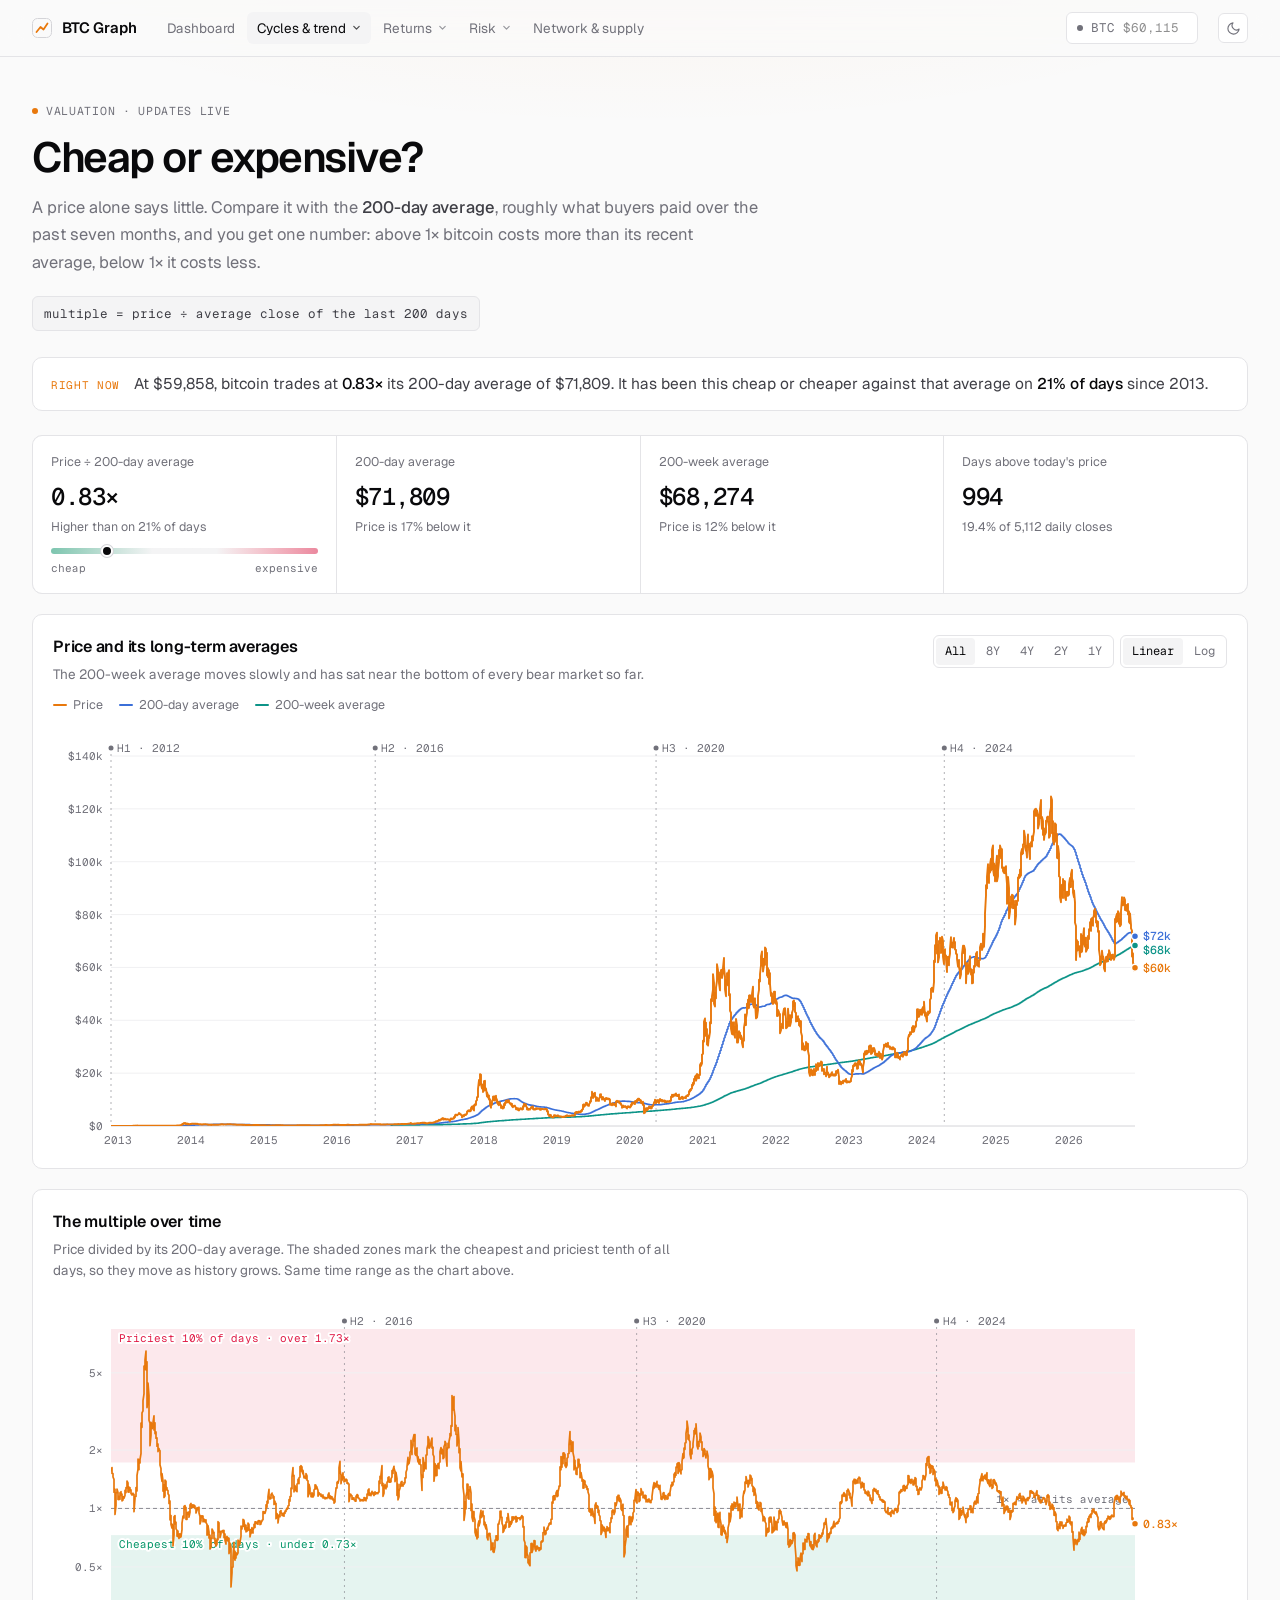
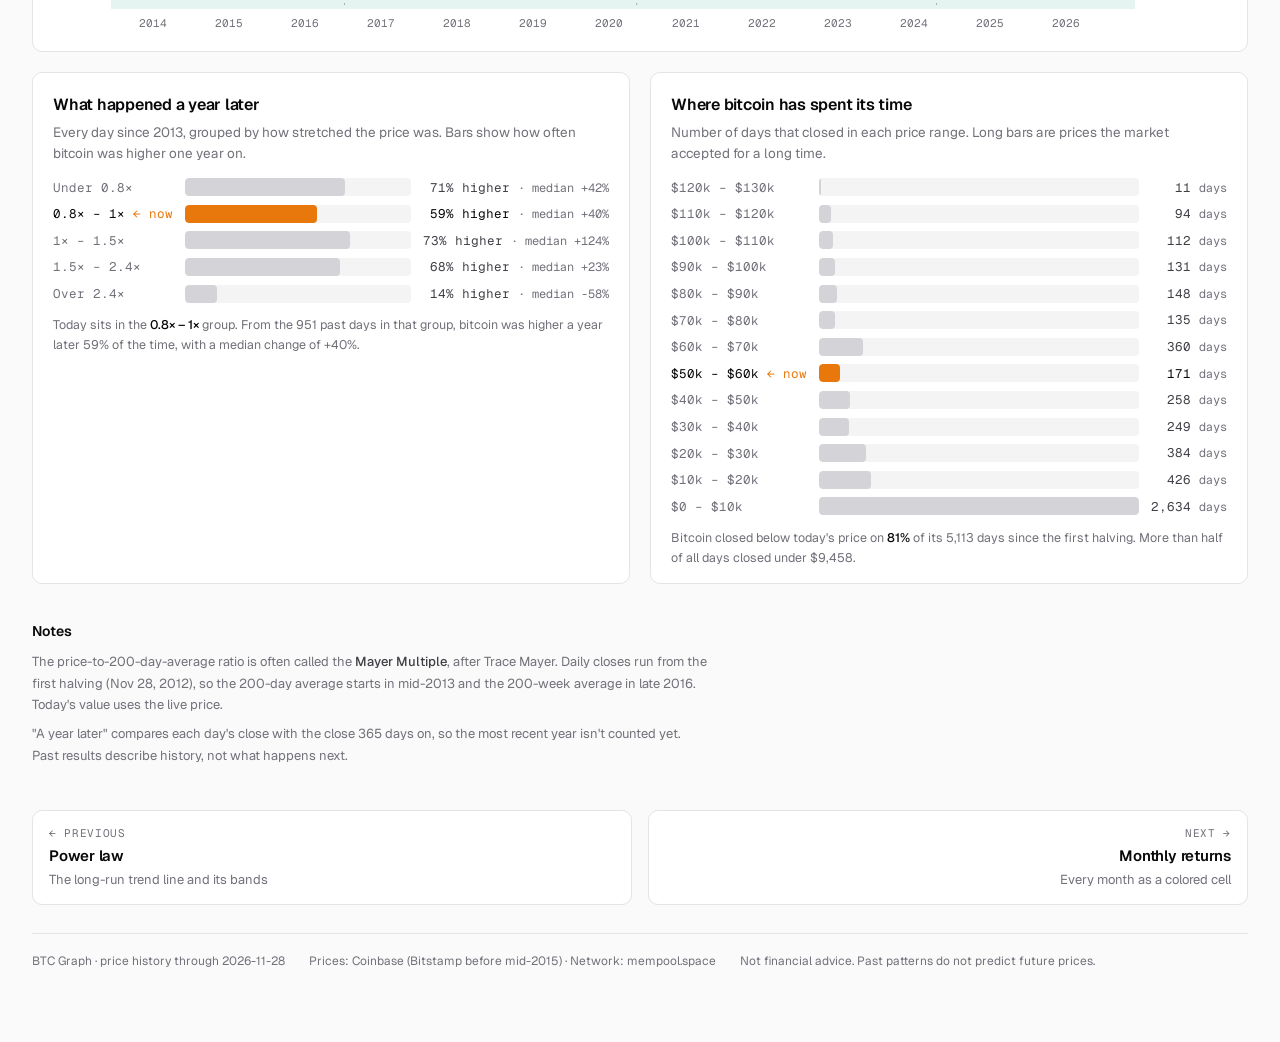
<file: valuation.html>
<!doctype html>
<html lang="en">
<head>
<meta charset="utf-8" />
<meta name="viewport" content="width=device-width, initial-scale=1, viewport-fit=cover" />
<meta name="color-scheme" content="light dark" />
<meta name="description" content="Is bitcoin cheap or expensive right now? Price against its 200-day and 200-week averages, how rare today's level is, and what happened next from similar levels." />
<title>Cheap or expensive · BTC Graph</title>
<link rel="icon" href="assets/icon.svg" />
<link rel="preconnect" href="https://fonts.googleapis.com" />
<link rel="preconnect" href="https://fonts.gstatic.com" crossorigin />
<link href="https://fonts.googleapis.com/css2?family=Geist:wght@300..700&family=Geist+Mono:wght@400..600&display=swap" rel="stylesheet" />
<link rel="stylesheet" href="assets/site.css" />
<script src="data/btc-data.js"></script>
<script src="data/btc-daily.js"></script>
<script src="assets/core.js"></script>
<script src="assets/charts.js"></script>
</head>
<body>
<main class="wrap">
  <p class="eyebrow">Valuation · updates live</p>
  <h1>Cheap or expensive?</h1>
  <p class="lede">A price alone says little. Compare it with the <strong>200-day average</strong>, roughly what buyers paid over the past seven months, and you get one number: above 1× bitcoin costs more than its recent average, below 1× it costs less.</p>
  <span class="formula">multiple = price ÷ average close of the last 200 days</span>

  <div class="insight" id="insight"><span class="tag">Right now</span><span id="insightText">Loading…</span></div>
  <section class="tiles" id="tiles" aria-label="Valuation summary"></section>

  <section class="card" aria-label="Price and its long-term averages">
    <div class="cardhead">
      <div><h2>Price and its long-term averages</h2>
      <p class="sub">The 200-week average moves slowly and has sat near the bottom of every bear market so far.</p></div>
      <div class="controls">
        <div class="seg" role="group" aria-label="Time range" id="rangeSeg"></div>
        <div class="seg" role="group" aria-label="Price scale"><button type="button" id="lin" aria-pressed="true">Linear</button><button type="button" id="log" aria-pressed="false">Log</button></div>
      </div>
    </div>
    <div class="legend"><span><i style="background:var(--accent)"></i>Price</span><span><i style="background:var(--c2012)"></i>200-day average</span><span><i style="background:var(--c2020)"></i>200-week average</span></div>
    <div id="priceChart"></div>
  </section>

  <section class="card" aria-label="The multiple over time">
    <h2>The multiple over time</h2>
    <p class="sub">Price divided by its 200-day average. The shaded zones mark the cheapest and priciest tenth of all days, so they move as history grows. Same time range as the chart above.</p>
    <div id="multChart"></div>
  </section>

  <div class="grid2">
    <section class="card" aria-label="What happened next">
      <h2>What happened a year later</h2>
      <p class="sub">Every day since 2013, grouped by how stretched the price was. Bars show how often bitcoin was higher one year on.</p>
      <div class="hbars stack" id="fwd"></div>
      <p class="note" id="fwdNote"></p>
    </section>
    <section class="card" aria-label="Time spent at each price">
      <h2>Where bitcoin has spent its time</h2>
      <p class="sub">Number of days that closed in each price range. Long bars are prices the market accepted for a long time.</p>
      <div class="hbars" id="tap"></div>
      <p class="note" id="tapNote"></p>
    </section>
  </div>

  <footer class="notes">
    <h2>Notes</h2>
    <p>The price-to-200-day-average ratio is often called the <strong>Mayer Multiple</strong>, after Trace Mayer. Daily closes run from the first halving (Nov 28, 2012), so the 200-day average starts in mid-2013 and the 200-week average in late 2016. Today's value uses the live price.</p>
    <p>"A year later" compares each day's close with the close 365 days on, so the most recent year isn't counted yet. Past results describe history, not what happens next.</p>
  </footer>
</main>
<script>
(function(){
  var fmtUSD=BTC.fmtUSD, DAY=BTC.DAY, M=null, scale="lin", range=BTC.store("btcgraph.valRange")||"All";
  var RANGES=[["All",0],["8Y",8],["4Y",4],["2Y",2],["1Y",1]];
  function mult(v){ return v.toFixed(2)+"×"; }
  function num(a,b){ return a-b; }

  function compute(S0){
    var S=BTC.withLive(S0), t=S.t, p=S.p, n=p.length;
    var d200=BTC.sma(p,200), w200=BTC.sma(p,1400);
    var mm=p.map(function(v,i){ return d200[i]?v/d200[i]:null; });
    var sorted=mm.filter(function(v){ return v!=null; }).sort(num);
    M={t:t,p:p,n:n,d200:d200,w200:w200,mm:mm,sorted:sorted,live:S.live,
       p10:BTC.quantile(sorted,.1), p90:BTC.quantile(sorted,.9)};
  }
  function t0(){ var y=RANGES.filter(function(r){ return r[0]===range; })[0][1]; return y?M.t[M.n-1]-y*365.25*DAY:M.t[0]; }

  function summary(){
    var i=M.n-1, price=M.p[i], m=M.mm[i], cheaper=BTC.rankPct(M.sorted,m), d=M.d200[i], w=M.w200[i];
    var above=0; for(var k=0;k<i;k++) if(M.p[k]>price) above++;
    var rare=m<1?cheaper:100-cheaper;
    document.getElementById("insightText").innerHTML="At "+fmtUSD(price)+", bitcoin trades at <b>"+mult(m)+"</b> its 200-day average of "+fmtUSD(d)+
      ". It has been this "+(m<1?"cheap or cheaper":"expensive or pricier")+" against that average on <b>"+(rare<1?"fewer than 1%":Math.round(rare)+"%")+" of days</b> since 2013.";
    function tile(k,v,s,extra){ return '<div class="tile"><div class="k">'+k+'</div><div class="v">'+v+'</div><div class="s">'+s+'</div>'+(extra||"")+'</div>'; }
    function vs(a){ var x=(price/a-1)*100; return "Price is "+Math.abs(x).toFixed(0)+"% "+(x>=0?"above":"below")+" it"; }
    document.getElementById("tiles").innerHTML=
      tile("Price ÷ 200-day average",mult(m),"Higher than on "+Math.round(cheaper)+"% of days",'<div class="meter zones" aria-hidden="true"><i style="left:'+Math.max(2,Math.min(98,cheaper)).toFixed(1)+'%"></i></div><div class="meterlab"><span>cheap</span><span>expensive</span></div>')+
      tile("200-day average",fmtUSD(d),vs(d))+
      tile("200-week average",fmtUSD(w),vs(w))+
      tile("Days above today's price",above.toLocaleString("en-US"),(above/i*100).toFixed(1)+"% of "+i.toLocaleString("en-US")+" daily closes");
  }

  function forward(){
    var B=[["Under 0.8×",0,.8],["0.8× – 1×",.8,1],["1× – 1.5×",1,1.5],["1.5× – 2.4×",1.5,2.4],["Over 2.4×",2.4,1e9]];
    var now=M.mm[M.n-1], html="", best=null;
    B.forEach(function(b){
      var rets=[];
      for(var i=0;i+365<M.n-(M.live?1:0);i++){ var m=M.mm[i]; if(m!=null && m>=b[1] && m<b[2]) rets.push(M.p[i+365]/M.p[i]-1); }
      rets.sort(num);
      var win=rets.filter(function(r){ return r>0; }).length/Math.max(1,rets.length)*100, med=BTC.quantile(rets,.5), cur=now>=b[1] && now<b[2]?" now here":"";
      if(cur) best={label:b[0],win:win,med:med,n:rets.length};
      html+='<span class="l'+cur+'">'+b[0]+'</span><span class="b'+cur+'"><i style="width:'+win.toFixed(1)+'%"></i></span>'+
        '<span class="v'+cur+'">'+Math.round(win)+'% higher <small><span class="sep">· </span>median '+BTC.fmtPct(med*100,0)+'</small></span>';
    });
    document.getElementById("fwd").innerHTML=html;
    document.getElementById("fwdNote").innerHTML=best?"Today sits in the <b>"+best.label.toLowerCase()+"</b> group. From the "+best.n.toLocaleString("en-US")+" past days in that group, bitcoin was higher a year later "+Math.round(best.win)+"% of the time, with a median change of "+BTC.fmtPct(best.med*100,0)+".":"";
  }

  function timeAtPrice(){
    var price=M.p[M.n-1], done=M.n-(M.live?1:0), hi=0, i;
    for(i=0;i<done;i++) hi=Math.max(hi,M.p[i]);
    var step=hi>60000?10000:hi>20000?5000:2000, bins=[], top=Math.ceil(hi/step);
    for(i=0;i<top;i++) bins.push(0);
    for(i=0;i<done;i++) bins[Math.min(top-1,Math.floor(M.p[i]/step))]++;
    var mx=Math.max.apply(null,bins), below=0, html="";
    for(i=0;i<done;i++) if(M.p[i]<price) below++;
    for(i=top-1;i>=0;i--){
      var cur=price>=i*step && price<(i+1)*step?" now here":"";
      html+='<span class="l'+cur+'">$'+BTC.fmtCompact(i*step)+' – $'+BTC.fmtCompact((i+1)*step)+'</span><span class="b'+cur+'"><i style="width:'+(bins[i]/mx*100).toFixed(1)+'%"></i></span>'+
        '<span class="v'+cur+'">'+bins[i].toLocaleString("en-US")+' <small>days</small></span>';
    }
    document.getElementById("tap").innerHTML=html;
    document.getElementById("tapNote").innerHTML="Bitcoin closed below today's price on <b>"+Math.round(below/done*100)+"%</b> of its "+done.toLocaleString("en-US")+" days since the first halving. More than half of all days closed under "+fmtUSD(BTC.quantile(M.p.slice(0,done).sort(num),.5))+".";
  }

  var priceCh, multCh;
  function charts(){
    priceCh=BTC.chart(document.getElementById("priceChart"),function(){ return {
      label:"Line chart of bitcoin's daily price with its 200-day and 200-week moving averages",
      t0:t0(), halvings:true, y:{scale:scale},
      series:[
        {name:"200-week average", t:M.t, v:M.w200, color:"var(--c2020)", width:1.6, fmt:function(v){ return fmtUSD(v); }, end:function(v){ return "$"+BTC.fmtCompact(v); }},
        {name:"200-day average", t:M.t, v:M.d200, color:"var(--c2012)", width:1.6, fmt:function(v){ return fmtUSD(v); }, end:function(v){ return "$"+BTC.fmtCompact(v); }},
        {name:"Price", t:M.t, v:M.p, color:"var(--accent)", width:1.9, fmt:function(v){ return fmtUSD(v); }, end:function(v){ return "$"+BTC.fmtCompact(v); }}
      ], hoverSeries:2
    }; });
    multCh=BTC.chart(document.getElementById("multChart"),function(){ return {
      label:"Line chart of bitcoin's price divided by its 200-day average, with zones for the cheapest and priciest tenth of days",
      t0:Math.max(t0(),M.t[199]), halvings:true, height:function(W){ return Math.min(340,Math.max(230,W*.34)); },
      y:{scale:"log", fmt:function(v){ return v+"×"; }, include:[M.p10*.9,M.p90*1.1]},
      bands:[{y0:1e-6,y1:M.p10,color:"var(--up)",opacity:.1,label:"Cheapest 10% of days · under "+mult(M.p10),short:"Cheapest 10%"},
             {y0:M.p90,y1:1e6,color:"var(--down)",opacity:.1,label:"Priciest 10% of days · over "+mult(M.p90),short:"Priciest 10%"}],
      hlines:[{y:1,label:"1× = at its average"}],
      series:[{name:"Multiple", t:M.t, v:M.mm, color:"var(--accent)", width:1.7, fmt:mult, end:mult}],
      tipExtra:function(t){
        var i=BTC.nearest(M.t,t);
        return '<div class="row"><span class="nm">Price</span><span class="vv">'+fmtUSD(M.p[i])+'</span></div>'+
          '<div class="row"><span class="nm">200-day average</span><span class="vv">'+fmtUSD(M.d200[i])+'</span></div>'+
          '<div class="row"><span class="nm">Higher than</span><span class="vv">'+Math.round(BTC.rankPct(M.sorted,M.mm[i]))+'% of days</span></div>';
      }
    }; });
  }

  var seg=document.getElementById("rangeSeg");
  seg.innerHTML=RANGES.map(function(r){ return '<button type="button" data-r="'+r[0]+'" aria-pressed="'+(r[0]===range)+'">'+r[0]+'</button>'; }).join("");
  seg.addEventListener("click",function(e){
    var b=e.target.closest("button"); if(!b) return;
    range=b.dataset.r; BTC.store("btcgraph.valRange",range);
    [].forEach.call(seg.children,function(x){ x.setAttribute("aria-pressed",x===b); });
    priceCh.draw(); multCh.draw();
  });
  function setScale(sc){ scale=sc; document.getElementById("lin").setAttribute("aria-pressed",sc==="lin"); document.getElementById("log").setAttribute("aria-pressed",sc==="log"); priceCh.draw(); }
  document.getElementById("lin").onclick=function(){ setScale("lin"); };
  document.getElementById("log").onclick=function(){ setScale("log"); };

  BTC.daily(function(S0){
    if(!S0) return;
    function all(){ compute(S0); summary(); forward(); timeAtPrice(); }
    all(); charts();
    var last=Date.now();
    BTC.onPrice(function(st){ if(st.live && Date.now()-last>20000){ last=Date.now(); all(); } });
    setTimeout(function(){ all(); priceCh.draw(); multCh.draw(); },2500);   /* pick up the first live tick */
  });
})();
</script>
</body>
</html>
</file>
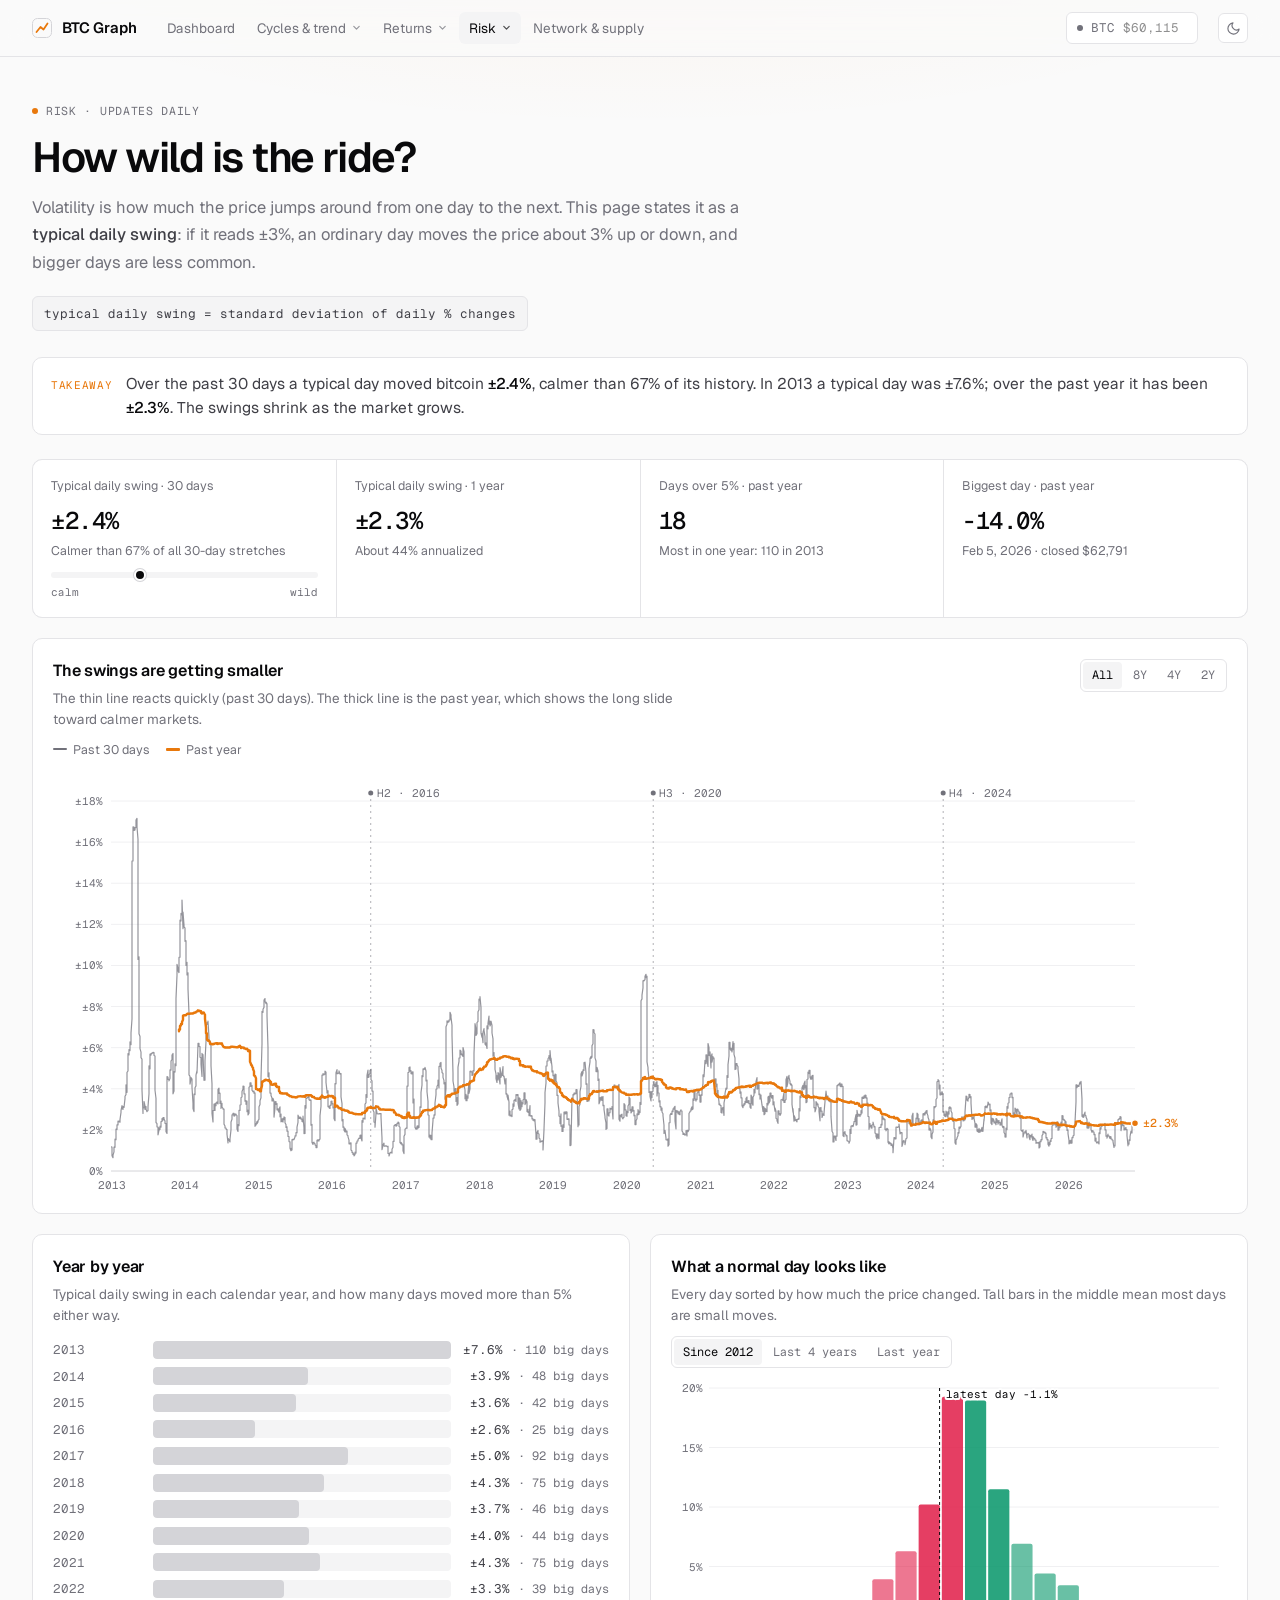
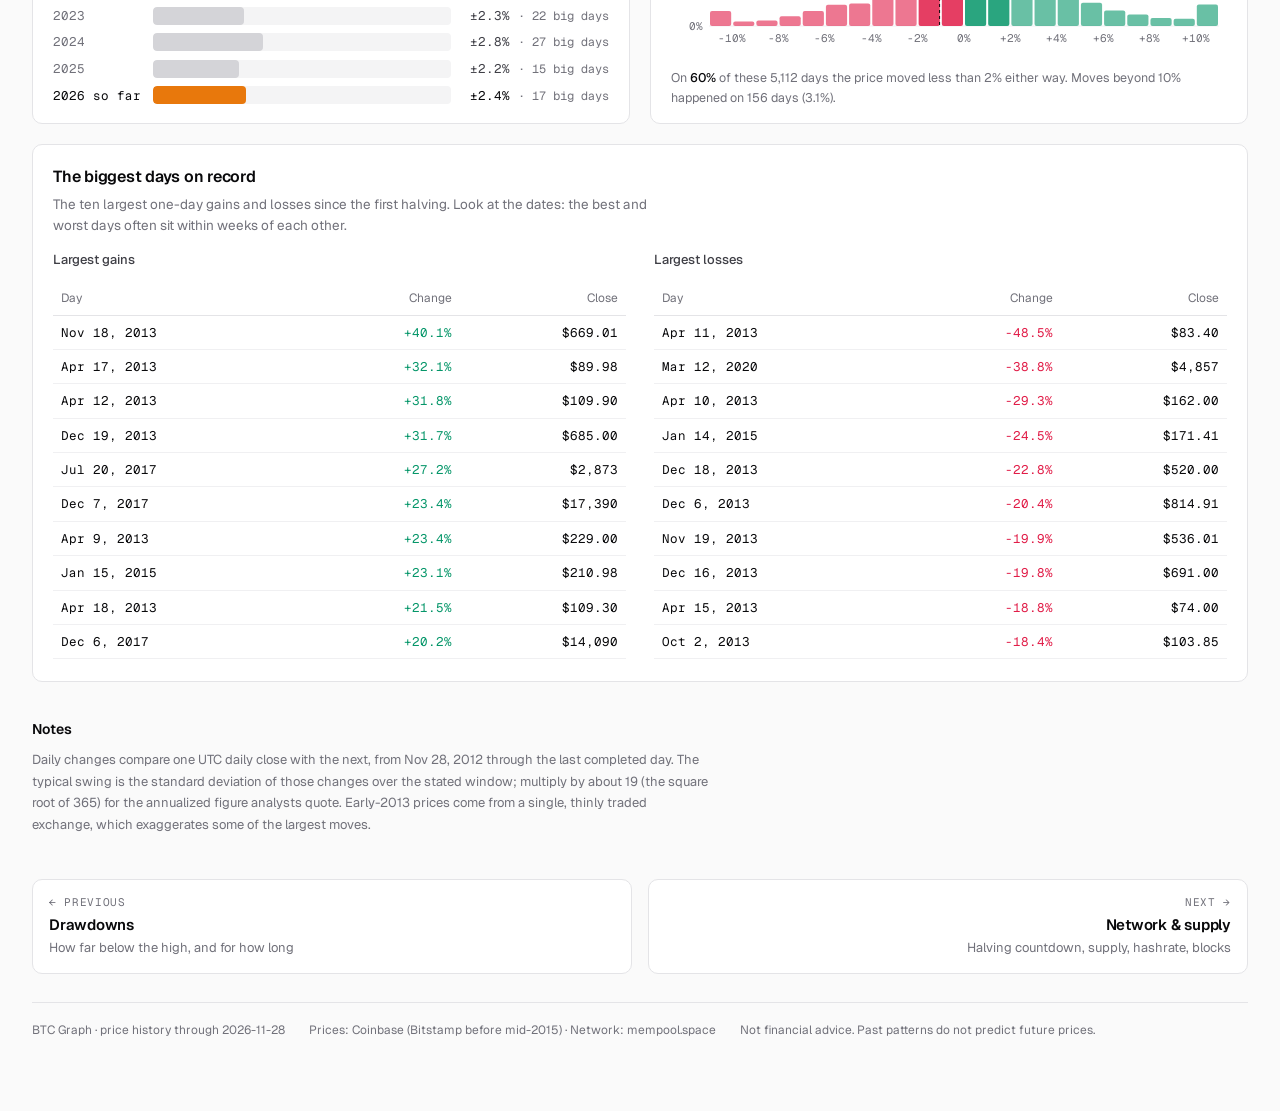
<file: volatility.html>
<!doctype html>
<html lang="en">
<head>
<meta charset="utf-8" />
<meta name="viewport" content="width=device-width, initial-scale=1, viewport-fit=cover" />
<meta name="color-scheme" content="light dark" />
<meta name="description" content="Bitcoin volatility in plain terms: how much a typical day moves the price, how that has calmed year by year, the spread of daily moves, and the biggest days on record." />
<title>Volatility · BTC Graph</title>
<link rel="icon" href="assets/icon.svg" />
<link rel="preconnect" href="https://fonts.googleapis.com" />
<link rel="preconnect" href="https://fonts.gstatic.com" crossorigin />
<link href="https://fonts.googleapis.com/css2?family=Geist:wght@300..700&family=Geist+Mono:wght@400..600&display=swap" rel="stylesheet" />
<link rel="stylesheet" href="assets/site.css" />
<script src="data/btc-data.js"></script>
<script src="data/btc-daily.js"></script>
<script src="assets/core.js"></script>
<script src="assets/charts.js"></script>
<style>
  .pos{color:var(--up)} .neg{color:var(--down)}
  #hist{position:relative}
  .card h3{font-size:13px;font-weight:500;margin:0 0 4px;color:var(--ink2)}
</style>
</head>
<body>
<main class="wrap">
  <p class="eyebrow">Risk · updates daily</p>
  <h1>How wild is the ride?</h1>
  <p class="lede">Volatility is how much the price jumps around from one day to the next. This page states it as a <strong>typical daily swing</strong>: if it reads ±3%, an ordinary day moves the price about 3% up or down, and bigger days are less common.</p>
  <span class="formula">typical daily swing = standard deviation of daily % changes</span>

  <div class="insight"><span class="tag">Takeaway</span><span id="insightText">Loading…</span></div>
  <section class="tiles" id="tiles" aria-label="Volatility summary"></section>

  <section class="card" aria-label="Typical daily swing over time">
    <div class="cardhead">
      <div><h2>The swings are getting smaller</h2>
      <p class="sub">The thin line reacts quickly (past 30 days). The thick line is the past year, which shows the long slide toward calmer markets.</p></div>
      <div class="controls"><div class="seg" role="group" aria-label="Time range" id="rangeSeg"></div></div>
    </div>
    <div class="legend"><span><i style="background:var(--muted)"></i>Past 30 days</span><span><i style="background:var(--accent);height:3px"></i>Past year</span></div>
    <div id="volChart"></div>
  </section>

  <div class="grid2">
    <section class="card" aria-label="Volatility by year">
      <h2>Year by year</h2>
      <p class="sub">Typical daily swing in each calendar year, and how many days moved more than 5% either way.</p>
      <div class="hbars" id="years"></div>
    </section>
    <section class="card" aria-label="Spread of daily moves">
      <div class="cardhead">
        <div><h2>What a normal day looks like</h2>
        <p class="sub">Every day sorted by how much the price changed. Tall bars in the middle mean most days are small moves.</p></div>
        <div class="controls"><div class="seg" role="group" aria-label="Period" id="histSeg"></div></div>
      </div>
      <div id="hist"><div id="histSvg"></div><div class="tooltip" id="histTip" role="status"></div></div>
      <p class="note" id="histNote"></p>
    </section>
  </div>

  <section class="card" aria-label="Biggest days">
    <h2>The biggest days on record</h2>
    <p class="sub">The ten largest one-day gains and losses since the first halving. Look at the dates: the best and worst days often sit within weeks of each other.</p>
    <div class="grid2" style="gap:28px">
      <div><h3>Largest gains</h3><div class="twrap"><table id="ups"></table></div></div>
      <div><h3>Largest losses</h3><div class="twrap"><table id="downs"></table></div></div>
    </div>
  </section>

  <footer class="notes">
    <h2>Notes</h2>
    <p>Daily changes compare one UTC daily close with the next, from Nov 28, 2012 through the last completed day. The typical swing is the standard deviation of those changes over the stated window; multiply by about 19 (the square root of 365) for the annualized figure analysts quote. Early-2013 prices come from a single, thinly traded exchange, which exaggerates some of the largest moves.</p>
  </footer>
</main>
<script>
(function(){
  var fmtUSD=BTC.fmtUSD, DAY=BTC.DAY, V=null, range=BTC.store("btcgraph.volRange")||"All", histRange="All";
  var RANGES=[["All",0],["8Y",8],["4Y",4],["2Y",2]];
  function num(a,b){ return a-b; }
  function sw(v){ return "±"+v.toFixed(v<10?1:0)+"%"; }
  function roll(r,w){
    var out=new Array(r.length), s=0, q=0;
    for(var i=0;i<r.length;i++){ s+=r[i]; q+=r[i]*r[i]; if(i>=w){ s-=r[i-w]; q-=r[i-w]*r[i-w]; } out[i]=i>=w-1?Math.sqrt(Math.max(0,(q-s*s/w)/(w-1)))*100:null; }
    return out;
  }
  function sd(a){ var n=a.length, m=0, q=0; a.forEach(function(x){ m+=x; }); m/=n; a.forEach(function(x){ q+=(x-m)*(x-m); }); return Math.sqrt(q/(n-1))*100; }

  function compute(S){
    var t=S.t.slice(1), r=[]; for(var i=1;i<S.p.length;i++) r.push(S.p[i]/S.p[i-1]-1);
    var v30=roll(r,30), v365=roll(r,365);
    V={t:t,r:r,p:S.p.slice(1),v30:v30,v365:v365,n:r.length,sorted30:v30.filter(function(v){ return v!=null; }).sort(num)};
  }

  function summary(){
    var n=V.n, now=V.v30[n-1], yr=V.v365[n-1], calmer=100-BTC.rankPct(V.sorted30,now);
    var big=0, top=n-365; for(var i=n-365;i<n;i++){ if(Math.abs(V.r[i])>.05) big++; if(Math.abs(V.r[i])>Math.abs(V.r[top])) top=i; }
    var years=byYear(), first=years[0], peakYr=years.reduce(function(a,y){ return y.big>a.big?y:a; },years[0]);
    document.getElementById("insightText").innerHTML="Over the past 30 days a typical day moved bitcoin <b>"+sw(now)+"</b>, calmer than "+Math.round(calmer)+"% of its history. In "+first.y+" a typical day was "+sw(first.sd)+"; over the past year it has been <b>"+sw(yr)+"</b>. The swings shrink as the market grows.";
    function tile(k,v,s,extra){ return '<div class="tile"><div class="k">'+k+'</div><div class="v">'+v+'</div><div class="s">'+s+'</div>'+(extra||"")+'</div>'; }
    document.getElementById("tiles").innerHTML=
      tile("Typical daily swing · 30 days",sw(now),"Calmer than "+Math.round(calmer)+"% of all 30-day stretches",'<div class="meter" aria-hidden="true"><i style="left:'+Math.max(2,Math.min(98,100-calmer)).toFixed(1)+'%"></i></div><div class="meterlab"><span>calm</span><span>wild</span></div>')+
      tile("Typical daily swing · 1 year",sw(yr),"About "+Math.round(yr*Math.sqrt(365))+"% annualized")+
      tile("Days over 5% · past year",String(big),"Most in one year: "+peakYr.big+" in "+peakYr.y)+
      tile("Biggest day · past year",BTC.fmtPct(V.r[top]*100,1),BTC.fmtDay(V.t[top])+" · closed "+fmtUSD(V.p[top]));
  }

  function byYear(){
    var map={}, out=[];
    V.r.forEach(function(r,i){ var y=new Date(V.t[i]).getUTCFullYear(); (map[y]=map[y]||[]).push(r); });
    Object.keys(map).forEach(function(y){ if(map[y].length>=60) out.push({y:+y, sd:sd(map[y]), big:map[y].filter(function(r){ return Math.abs(r)>.05; }).length, n:map[y].length}); });
    return out;
  }
  function yearBars(){
    var ys=byYear(), mx=Math.max.apply(null,ys.map(function(y){ return y.sd; })), cur=new Date().getUTCFullYear(), html="";
    ys.forEach(function(y){
      var c=y.y===cur?" now":"";
      html+='<span class="l'+c+'">'+y.y+(y.y===cur?" so far":"")+'</span><span class="b'+c+'"><i style="width:'+(y.sd/mx*100).toFixed(1)+'%"></i></span>'+
        '<span class="v'+c+'">'+sw(y.sd)+' <small>· '+y.big+' big day'+(y.big===1?"":"s")+'</small></span>';
    });
    document.getElementById("years").innerHTML=html;
  }

  /* histogram of daily % changes in 1-point buckets, with open-ended tails at ±10% */
  function hist(){
    var box=document.getElementById("histSvg"), W=Math.max(280,box.clientWidth||520), H=Math.round(Math.min(300,Math.max(220,W*.5)));
    var yrs={"All":0,"4Y":4,"1Y":1}[histRange], i0=yrs?Math.max(0,V.n-Math.round(yrs*365.25)):0, bins=[], tot=V.n-i0;
    for(var b=0;b<22;b++) bins.push(0);
    var small=0;
    for(var i=i0;i<V.n;i++){ var x=V.r[i]*100; bins[Math.max(0,Math.min(21,Math.floor(x)+11))]++; if(Math.abs(x)<2) small++; }
    var mx=Math.max.apply(null,bins)/tot*100, ML=38, MR=8, MT=10, MB=30, PW=W-ML-MR, PH=H-MT-MB, bw=PW/22;
    var ticks=BTC.niceTicks(0,mx*1.05,4), top=Math.max(ticks[ticks.length-1],mx);
    function Y(v){ return MT+(1-v/top)*PH; }
    var s='<svg width="'+W+'" height="'+H+'" viewBox="0 0 '+W+' '+H+'" role="img" aria-label="Histogram of bitcoin daily percentage changes">';
    ticks.forEach(function(g){ s+='<line class="grid" x1="'+ML+'" y1="'+Y(g)+'" x2="'+(ML+PW)+'" y2="'+Y(g)+'"/><text class="tick" x="'+(ML-6)+'" y="'+(Y(g)+4)+'" text-anchor="end">'+g+'%</text>'; });
    bins.forEach(function(c,k){
      var v=c/tot*100, lo=k-11;
      s+='<rect data-k="'+k+'" x="'+(ML+k*bw+1)+'" y="'+Y(v)+'" width="'+Math.max(1,bw-2)+'" height="'+Math.max(c?1.5:0,MT+PH-Y(v))+'" rx="2" fill="'+(lo>=0?"var(--up)":"var(--down)")+'" fill-opacity="'+(Math.abs(lo+.5)<2?.85:.6)+'"/>';
    });
    for(var g=-10;g<=10;g+=(W<420?5:2)) s+='<text class="tick" x="'+(ML+(g+11)*bw)+'" y="'+(MT+PH+16)+'" text-anchor="middle">'+(g>0?"+":"")+g+'%</text>';
    var last=V.r[V.n-1]*100, lx=ML+(Math.max(-10.9,Math.min(10.9,last))+11)*bw;
    s+='<line x1="'+lx+'" y1="'+MT+'" x2="'+lx+'" y2="'+(MT+PH)+'" stroke="var(--ink)" stroke-dasharray="3 3"/><text class="tick halo" x="'+(lx+(lx>ML+PW-110?-6:6))+'" y="'+(MT+10)+'" text-anchor="'+(lx>ML+PW-110?"end":"start")+'" style="fill:var(--ink)">latest day '+BTC.fmtPct(last,1)+'</text>';
    s+='</svg>';
    box.innerHTML=s;
    var tip=document.getElementById("histTip");
    box.querySelectorAll("rect").forEach(function(r){
      r.addEventListener("pointermove",function(e){
        var k=+r.dataset.k, lo=k-11, lab=k===0?"Fell more than 10%":k===21?"Rose more than 10%":(lo<0?"Fell ":"Rose ")+Math.min(Math.abs(lo),Math.abs(lo+1))+"% to "+Math.max(Math.abs(lo),Math.abs(lo+1))+"%";
        tip.innerHTML='<h3>'+lab+'</h3><div class="row"><span class="nm">Days</span><span class="vv">'+bins[k].toLocaleString("en-US")+'</span></div><div class="row"><span class="nm">Share of days</span><span class="vv">'+(bins[k]/tot*100).toFixed(1)+'%</span></div>';
        BTC.placeTip(tip,document.getElementById("hist"),e);
      });
      r.addEventListener("pointerleave",function(){ tip.classList.remove("on"); });
    });
    document.getElementById("histNote").innerHTML="On <b>"+Math.round(small/tot*100)+"%</b> of these "+tot.toLocaleString("en-US")+" days the price moved less than 2% either way. Moves beyond 10% happened on "+(bins[0]+bins[21])+" days ("+((bins[0]+bins[21])/tot*100).toFixed(1)+"%).";
  }

  function tables(){
    var idx=V.r.map(function(_,i){ return i; }).sort(function(a,b){ return V.r[b]-V.r[a]; });
    function tb(list,c){ return '<thead><tr><th>Day</th><th>Change</th><th>Close</th></tr></thead><tbody>'+list.map(function(i){ return '<tr><td>'+BTC.fmtDay(V.t[i])+'</td><td class="'+c+'">'+BTC.fmtPct(V.r[i]*100,1)+'</td><td>'+fmtUSD(V.p[i],V.p[i]<1000?2:0)+'</td></tr>'; }).join("")+'</tbody>'; }
    document.getElementById("ups").innerHTML=tb(idx.slice(0,10),"pos");
    document.getElementById("downs").innerHTML=tb(idx.slice(-10).reverse(),"neg");
  }

  var ch;
  function chart(){
    ch=BTC.chart(document.getElementById("volChart"),function(){
      var y=RANGES.filter(function(r){ return r[0]===range; })[0][1];
      return {
        label:"Line chart of bitcoin's typical daily price swing over the past 30 days and past year",
        t0:y?V.t[V.n-1]-y*365.25*DAY:V.t[29], halvings:true,
        y:{min:0, fmt:function(v){ return v?"±"+v+"%":"0%"; }},
        series:[{name:"Past 30 days", t:V.t, v:V.v30, color:"var(--muted)", width:1.2, opacity:.75, fmt:sw},
                {name:"Past year", t:V.t, v:V.v365, color:"var(--accent)", width:2.4, fmt:sw, end:sw}],
        tipExtra:function(t){ var i=BTC.nearest(V.t,t); return '<div class="row"><span class="nm">Price</span><span class="vv">'+fmtUSD(V.p[i])+'</span></div><div class="row"><span class="nm">That day</span><span class="vv chg '+(V.r[i]>=0?"up":"down")+'">'+BTC.fmtPct(V.r[i]*100,1)+'</span></div>'; }
      };
    });
  }

  BTC.daily(function(S){
    if(!S) return;
    compute(S); summary(); yearBars(); hist(); tables(); chart();
    var seg=document.getElementById("rangeSeg");
    seg.innerHTML=RANGES.map(function(r){ return '<button type="button" data-r="'+r[0]+'" aria-pressed="'+(r[0]===range)+'">'+r[0]+'</button>'; }).join("");
    seg.addEventListener("click",function(e){ var b=e.target.closest("button"); if(!b) return; range=b.dataset.r; BTC.store("btcgraph.volRange",range); [].forEach.call(seg.children,function(x){ x.setAttribute("aria-pressed",x===b); }); ch.draw(); });
    var hs=document.getElementById("histSeg");
    hs.innerHTML=[["All","Since 2012"],["4Y","Last 4 years"],["1Y","Last year"]].map(function(r){ return '<button type="button" data-r="'+r[0]+'" aria-pressed="'+(r[0]===histRange)+'">'+r[1]+'</button>'; }).join("");
    hs.addEventListener("click",function(e){ var b=e.target.closest("button"); if(!b) return; histRange=b.dataset.r; [].forEach.call(hs.children,function(x){ x.setAttribute("aria-pressed",x===b); }); hist(); });
    if(window.ResizeObserver){ var lw=0; new ResizeObserver(function(){ var w=document.getElementById("histSvg").clientWidth; if(Math.abs(w-lw)>1){ lw=w; hist(); } }).observe(document.getElementById("hist")); }
  });
})();
</script>
</body>
</html>
</file>
<file: assets/site.css>
/* BTC Graph — shared design system.
   Neutral zinc surfaces, hairline borders, no drop shadows; Geist for text, Geist Mono for numbers.
   Weight is reserved for titles and key figures: body copy, labels and chart text stay at 400–500. */
:root{
  --bg:#fafafa; --surface:#ffffff; --surface2:#f4f4f5; --ink:#09090b; --ink2:#3f3f46; --muted:#71717a;
  --line:#e4e4e7; --line2:#d4d4d8; --grid:#f0f0f2;
  --accent:#e8780c; --accent-ink:#ffffff; --glow:rgba(232,120,12,.07);
  --c2012:#3b6fd8; --c2016:#7c5cdb; --c2020:#0d9488; --c2024:#e8780c;
  --up:#059669; --down:#e11d48; --mid:#f1f1f3;
  --chip:#ffffff;
  --r:10px; --r-sm:6px;
  --mono:"Geist Mono",ui-monospace,"SF Mono",Menlo,monospace;
  --sans:"Geist",system-ui,-apple-system,"Segoe UI",sans-serif;
}
@media (prefers-color-scheme: dark){
  :root:not([data-theme="light"]){
    --bg:#09090b; --surface:#0f0f12; --surface2:#17171b; --ink:#fafafa; --ink2:#d4d4d8; --muted:#8b8b94;
    --line:#212126; --line2:#2e2e35; --grid:#18181c;
    --accent:#f7931a; --accent-ink:#09090b; --glow:rgba(247,147,26,.09);
    --c2012:#6b9cf5; --c2016:#a48bf5; --c2020:#2dd4bf; --c2024:#f7931a;
    --up:#34d399; --down:#fb7185; --mid:#1a1a1f;
    --chip:#0f0f12;
  }
}
:root[data-theme="dark"]{
  --bg:#09090b; --surface:#0f0f12; --surface2:#17171b; --ink:#fafafa; --ink2:#d4d4d8; --muted:#8b8b94;
  --line:#212126; --line2:#2e2e35; --grid:#18181c;
  --accent:#f7931a; --accent-ink:#09090b; --glow:rgba(247,147,26,.09);
  --c2012:#6b9cf5; --c2016:#a48bf5; --c2020:#2dd4bf; --c2024:#f7931a;
  --up:#34d399; --down:#fb7185; --mid:#1a1a1f;
  --chip:#0f0f12;
}
*{box-sizing:border-box}
html{-webkit-text-size-adjust:100%}
body{margin:0;color:var(--ink);font-family:var(--sans);font-weight:400;line-height:1.55;font-size:15px;
  -webkit-font-smoothing:antialiased;-moz-osx-font-smoothing:grayscale;font-feature-settings:"ss01","cv11";
  background:radial-gradient(1100px 380px at 50% -140px,var(--glow),transparent 70%) no-repeat,var(--bg)}
b,strong{font-weight:500;color:var(--ink)}
a{color:var(--ink);text-decoration-color:var(--line2);text-underline-offset:3px}
a:hover{text-decoration-color:var(--accent)}
::selection{background:color-mix(in srgb,var(--accent) 25%,transparent)}
.wrap{max-width:1280px;width:100%;margin:0 auto;padding:40px 32px 72px}
@media (max-width:640px){.wrap{padding:24px 16px 48px}}

/* ---------- top bar ---------- */
.topbar{position:sticky;top:0;z-index:20;background:color-mix(in srgb,var(--bg) 78%,transparent);backdrop-filter:saturate(1.6) blur(14px);-webkit-backdrop-filter:saturate(1.6) blur(14px);border-bottom:1px solid var(--line)}
.topbar .in{max-width:1280px;margin:0 auto;padding:0 32px;height:56px;display:flex;align-items:center;gap:20px}
@media (max-width:640px){.topbar .in{padding:0 16px;gap:10px}}
.brand{display:flex;align-items:center;gap:10px;font-weight:600;font-size:15px;color:var(--ink);text-decoration:none;letter-spacing:-.01em;white-space:nowrap}
.brand .mark{width:20px;height:20px;flex:none;display:block}
.nav{display:flex;gap:2px;flex:1;min-width:0;align-items:center}
.nav > a,.navgroup > button{font:inherit;color:var(--muted);text-decoration:none;font-size:13.5px;padding:6px 10px;border-radius:var(--r-sm);white-space:nowrap;transition:color .15s,background .15s;border:0;background:transparent;cursor:pointer;display:inline-flex;align-items:center;gap:6px}
.nav > a:hover,.navgroup > button:hover,.navgroup.open > button{color:var(--ink)}
.nav > a[aria-current="page"],.navgroup.cur > button{color:var(--ink);background:var(--surface2)}
.navgroup{position:relative}
.navgroup .caret{width:9px;height:9px;opacity:.7;transition:transform .15s}
.navgroup.open .caret{transform:rotate(180deg)}
.navmenu{display:none;position:absolute;top:100%;left:0;min-width:290px;padding:6px;margin-top:8px;background:var(--surface);border:1px solid var(--line2);border-radius:var(--r);box-shadow:0 12px 40px rgba(0,0,0,.14);z-index:30}
.navmenu::before{content:"";position:absolute;left:0;right:0;top:-10px;height:10px}
.navgroup.open .navmenu{display:block}
.navmenu a{display:block;padding:8px 10px;border-radius:var(--r-sm);text-decoration:none}
.navmenu a:hover,.navmenu a[aria-current="page"]{background:var(--surface2)}
.navmenu a b{display:block;font-size:13.5px;font-weight:500;color:var(--ink)}
.navmenu a span{display:block;font-size:12.5px;color:var(--muted);margin-top:1px}
.themebtn.menubtn{display:none}
@media (max-width:860px){
  .themebtn.menubtn{display:grid}
  .nav{display:none;position:absolute;top:100%;left:0;right:0;height:calc(100dvh - 56px);overflow-y:auto;background:var(--bg);border-top:1px solid var(--line);padding:12px 16px 40px;flex-direction:column;align-items:stretch;gap:0}
  .navopen .nav{display:flex}
  .navopen body{overflow:hidden}
  .topbar .in{justify-content:space-between}
  .topbar .brand{margin-right:auto}
  .nav > a{font-size:15px;padding:12px 10px;color:var(--ink)}
  .navgroup > button{font-family:var(--mono);font-size:11px;letter-spacing:.06em;text-transform:uppercase;padding:18px 10px 6px;cursor:default;color:var(--muted);background:none!important}
  .navgroup .caret{display:none}
  .navmenu{display:block;position:static;border:0;box-shadow:none;padding:0;margin:0;background:none;min-width:0}
  .navmenu a{padding:10px}
  .navmenu a b{font-size:15px}
}
.pricepill{display:flex;align-items:center;gap:8px;font-family:var(--mono);font-size:12.5px;border:1px solid var(--line);background:var(--surface);border-radius:var(--r-sm);padding:5px 10px;white-space:nowrap;font-variant-numeric:tabular-nums}
.pricepill .lbl{color:var(--muted)}
.pricepill .live{width:6px;height:6px;border-radius:50%;background:var(--muted)}
.pricepill.on .live{background:var(--up);animation:pulse 2.4s infinite}
@keyframes pulse{0%{box-shadow:0 0 0 0 color-mix(in srgb,var(--up) 55%,transparent)}70%{box-shadow:0 0 0 6px transparent}100%{box-shadow:0 0 0 0 transparent}}
.themebtn{border:1px solid var(--line);background:var(--surface);color:var(--muted);border-radius:var(--r-sm);width:30px;height:30px;cursor:pointer;flex:none;display:grid;place-items:center;padding:0}
.themebtn:hover{color:var(--ink)}
.themebtn svg{width:15px;height:15px}
@media (max-width:760px){.pricepill .lbl{display:none}}
@media (max-width:400px){.brand .name{display:none}}

/* ---------- typography & cards ---------- */
.eyebrow{display:inline-flex;align-items:center;gap:8px;font-family:var(--mono);font-size:11.5px;letter-spacing:.06em;text-transform:uppercase;color:var(--muted);margin:0 0 14px}
.eyebrow::before{content:"";width:6px;height:6px;border-radius:50%;background:var(--accent)}
h1{font-size:clamp(28px,4.4vw,42px);line-height:1.1;margin:0 0 14px;font-weight:600;letter-spacing:-.035em}
.lede{font-size:clamp(15px,2.2vw,16.5px);color:var(--muted);max-width:44em;margin:0 0 6px;line-height:1.65}
.lede strong{color:var(--ink2);font-weight:500}
.formula{font-family:var(--mono);font-size:12.5px;color:var(--ink2);background:var(--surface2);border:1px solid var(--line);border-radius:var(--r-sm);padding:7px 11px;display:inline-block;margin:14px 0 4px}
.snapshot{font-size:13px;color:var(--muted);margin-top:10px;font-family:var(--mono)}
.card{background:var(--surface);border:1px solid var(--line);border-radius:var(--r);padding:20px 20px 16px;margin-top:20px;min-width:0}
@media (max-width:640px){.card{padding:16px 14px 12px}}
.card h2{font-size:16px;margin:0 0 4px;font-weight:600;letter-spacing:-.015em}
.card .sub{color:var(--muted);font-size:13.5px;margin:0 0 14px;max-width:46em}
.grid2{display:grid;grid-template-columns:1fr 1fr;gap:20px}
@media (max-width:900px){.grid2{grid-template-columns:1fr;gap:0}}

/* ---------- controls: segmented, quiet ---------- */
.controls{display:flex;flex-wrap:wrap;gap:6px;align-items:center;margin:0 0 14px}
.controls .lbl{font-family:var(--mono);font-size:11px;letter-spacing:.06em;text-transform:uppercase;color:var(--muted);margin-right:4px}
.controls .lbl + .lbl, .controls .sp{margin-left:14px}
button.toggle{font:inherit;font-size:13px;border:1px solid var(--line);background:transparent;color:var(--ink);border-radius:var(--r-sm);padding:5px 10px;cursor:pointer;display:inline-flex;align-items:center;gap:7px;transition:background .15s,color .15s,border-color .15s}
button.toggle:hover{border-color:var(--line2)}
button.toggle[aria-pressed="true"]{background:var(--surface2);border-color:var(--line2)}
button.toggle[aria-pressed="false"]{color:var(--muted)}
button.toggle[aria-pressed="false"] .dot{opacity:.35}
button.toggle .dot{width:8px;height:8px;border-radius:50%;flex:none}
button.toggle:focus-visible,input[type=range]:focus-visible,a:focus-visible,input:focus-visible,select:focus-visible,.themebtn:focus-visible{outline:2px solid var(--accent);outline-offset:2px}

/* ---------- charts ---------- */
.chartbox{position:relative}
svg{display:block;width:100%;height:auto}
svg .grid{stroke:var(--grid);stroke-width:1}
svg .axis{stroke:var(--line2);stroke-width:1}
svg text{font-family:var(--sans);fill:var(--muted)}
svg .tick{font-size:11px;font-family:var(--mono)}
svg .ylab{font-size:11.5px;font-weight:500;fill:var(--ink2)}
svg .anno{font-size:11px;font-weight:500}
svg .endlabel{font-size:11.5px;font-weight:500;font-family:var(--mono)}
svg .ink{fill:var(--ink)}
svg .halo{paint-order:stroke;stroke:var(--surface);stroke-width:4px;stroke-linejoin:round}
.tooltip{position:absolute;pointer-events:none;background:color-mix(in srgb,var(--surface) 92%,transparent);backdrop-filter:blur(8px);-webkit-backdrop-filter:blur(8px);border:1px solid var(--line2);border-radius:8px;box-shadow:0 8px 30px rgba(0,0,0,.12);padding:9px 11px;font-size:12.5px;min-width:190px;max-width:calc(100vw - 32px);opacity:0;transition:opacity .12s;z-index:5}
.tooltip.on{opacity:1}
.tooltip h3{margin:0 0 6px;font-size:11px;font-family:var(--mono);text-transform:uppercase;letter-spacing:.05em;color:var(--muted);font-weight:400}
.tooltip .row{display:flex;align-items:baseline;gap:7px;margin:3px 0}
.tooltip .dot{width:7px;height:7px;border-radius:50%;flex:none;align-self:center}
.tooltip .nm{white-space:nowrap;color:var(--ink2)}
.tooltip .dt{color:var(--muted);font-size:12px;white-space:nowrap}
.tooltip .vv{margin-left:auto;font-family:var(--mono);font-size:12px;white-space:nowrap;padding-left:10px;color:var(--ink)}
.legend{display:flex;flex-wrap:wrap;gap:6px 16px;font-size:12.5px;color:var(--muted);margin:0 0 8px}
.legend span{display:inline-flex;align-items:center;gap:6px}
.legend i{display:inline-block;width:14px;height:2px;border-radius:1px}
.legend i.band{height:10px;opacity:.25}
.readout{border-top:1px solid var(--line);margin-top:12px;padding-top:12px;font-size:13px;color:var(--muted);min-height:2.6em}
.readout strong{color:var(--ink);font-weight:500}

/* ---------- stat tiles ---------- */
.tiles{display:grid;grid-template-columns:repeat(4,1fr);gap:1px;margin-top:24px;background:var(--line);border:1px solid var(--line);border-radius:var(--r);overflow:hidden}
@media (max-width:980px){.tiles{grid-template-columns:repeat(2,1fr)}}
@media (max-width:420px){.tiles{grid-template-columns:1fr}}
.tile{background:var(--surface);padding:16px 18px;min-width:0}
.tile .k{font-size:12.5px;color:var(--muted)}
.tile .v{font-family:var(--mono);font-size:clamp(20px,2.4vw,24px);font-weight:500;letter-spacing:-.02em;margin:6px 0 2px;white-space:nowrap;overflow:hidden;text-overflow:ellipsis;font-variant-numeric:tabular-nums}
.tile .s{font-size:12.5px;color:var(--muted)}
.tile .bar{height:3px;border-radius:2px;background:var(--surface2);margin-top:10px;overflow:hidden}
.tile .bar b{display:block;height:100%;background:var(--accent);border-radius:2px}
.chg.up{color:var(--up)} .chg.down{color:var(--down)}

/* ---------- tables ---------- */
details{margin-top:10px;border:1px solid var(--line);border-radius:8px;padding:8px 14px;background:var(--surface)}
summary{cursor:pointer;font-size:13.5px;padding:4px 0;color:var(--ink2)}
table{border-collapse:collapse;width:100%;font-size:12.5px;margin:8px 0 6px}
th,td{padding:7px 8px;text-align:right;font-family:var(--mono);white-space:nowrap;font-variant-numeric:tabular-nums}
th{font-family:var(--sans);color:var(--muted);font-weight:400;border-bottom:1px solid var(--line);font-size:12px}
td:first-child,th:first-child{text-align:left}
tbody tr{border-bottom:1px solid var(--grid)}
tbody tr:hover{background:var(--surface2)}
.twrap{overflow-x:auto}

/* ---------- shared bits used by several pages ---------- */
.seg{display:inline-flex;border:1px solid var(--line);border-radius:var(--r-sm);padding:2px;gap:2px;max-width:100%;overflow-x:auto;scrollbar-width:none}
.seg::-webkit-scrollbar{display:none}
.seg button{font:inherit;font-family:var(--mono);font-size:12px;border:0;background:transparent;color:var(--muted);border-radius:4px;padding:4px 9px;cursor:pointer;white-space:nowrap;transition:color .15s,background .15s}
.seg button:hover{color:var(--ink)}
.seg button[aria-pressed="true"]{background:var(--surface2);color:var(--ink)}
.seg button:focus-visible{outline:2px solid var(--accent);outline-offset:1px}
.cardhead{display:flex;flex-wrap:wrap;gap:10px 16px;align-items:flex-start;justify-content:space-between;margin-bottom:10px}
.cardhead .sub{margin-bottom:0}
.cardhead .controls{margin:0}
.chartbox{touch-action:pan-y}
/* the one-sentence takeaway under a page title */
.insight{display:flex;gap:14px;align-items:baseline;border:1px solid var(--line);border-radius:var(--r);background:var(--surface);padding:14px 18px;margin-top:22px;font-size:15.5px;color:var(--ink2);line-height:1.55}
.insight .tag{flex:none;font-family:var(--mono);font-size:11px;letter-spacing:.06em;text-transform:uppercase;color:var(--accent)}
.insight b{font-weight:500;color:var(--ink)}
@media (max-width:640px){.insight{flex-direction:column;gap:6px;padding:14px;font-size:15px}}
/* a marker on a track: where "now" sits in the historical range */
.meter{position:relative;height:6px;border-radius:3px;background:var(--surface2);margin:12px 0 6px}
.meter.zones{background:linear-gradient(90deg,color-mix(in srgb,var(--up) 50%,var(--surface2)),var(--surface2) 38%,var(--surface2) 62%,color-mix(in srgb,var(--down) 50%,var(--surface2)))}
.meter i{position:absolute;top:50%;width:12px;height:12px;margin:-6px 0 0 -6px;border-radius:50%;background:var(--ink);border:2px solid var(--surface);box-shadow:0 0 0 1px var(--line2)}
.meterlab{display:flex;justify-content:space-between;font-size:11px;font-family:var(--mono);color:var(--muted)}
/* form fields */
.field{display:flex;flex-direction:column;gap:5px;font-size:12.5px;color:var(--muted);min-width:0}
.field input,.field select{font:inherit;font-family:var(--mono);font-size:14px;color:var(--ink);background:var(--surface);border:1px solid var(--line2);border-radius:var(--r-sm);padding:7px 10px;min-width:0;width:100%;height:36px}
.field .pre{position:relative}
.field .pre::before{content:"$";position:absolute;left:10px;top:50%;transform:translateY(-50%);font-family:var(--mono);font-size:14px;color:var(--muted)}
.field .pre input{padding-left:22px}
/* previous / next chart */
.pager{display:grid;grid-template-columns:1fr 1fr;gap:16px;margin-top:44px}
.pager a{display:flex;flex-direction:column;gap:2px;border:1px solid var(--line);border-radius:var(--r);background:var(--surface);padding:14px 16px;text-decoration:none;transition:border-color .2s;min-width:0}
.pager a:hover{border-color:var(--line2)}
.pager a[rel="next"]{text-align:right}
.pager span{font-family:var(--mono);font-size:11px;letter-spacing:.06em;text-transform:uppercase;color:var(--muted)}
.pager b{font-size:15px;font-weight:600;letter-spacing:-.015em}
.pager i{font-style:normal;font-size:13px;color:var(--muted)}
@media (max-width:640px){.pager{gap:10px}.pager i{display:none}.pager a{padding:12px}}

/* ---------- footer ---------- */
footer.notes{margin-top:36px;color:var(--muted);font-size:13px;line-height:1.65}
footer.notes h2{color:var(--ink);font-size:14px;font-weight:600;margin:0 0 8px}
footer.notes p{margin:0 0 8px;max-width:52em}
footer.notes strong{color:var(--ink2)}
.sitefoot{border-top:1px solid var(--line);margin-top:28px;padding-top:18px;font-size:12px;color:var(--muted);display:flex;flex-wrap:wrap;gap:8px 24px}

@media (prefers-reduced-motion: reduce){.tooltip{transition:none}.pricepill.on .live{animation:none}}

/* ---------- horizontal bar rows (label · bar · value) ---------- */
.hbars{display:grid;grid-template-columns:auto minmax(60px,1fr) auto;gap:7px 12px;align-items:center;font-size:13px}
.hbars .l{font-family:var(--mono);font-size:12.5px;color:var(--muted);white-space:nowrap}
.hbars .b{height:18px;background:var(--surface2);border-radius:4px;overflow:hidden}
.hbars .b i{display:block;height:100%;border-radius:4px;background:var(--line2);min-width:2px}
.hbars .v{font-family:var(--mono);font-size:12.5px;text-align:right;white-space:nowrap;color:var(--ink2);font-variant-numeric:tabular-nums}
.hbars .v small{color:var(--muted);font-size:12px}
.hbars .now.l,.hbars .now.v{color:var(--ink)}
.hbars .now.b i{background:var(--accent)}
.hbars .here.l::after{content:" ← now";color:var(--accent)}
@media (max-width:520px){.hbars.stack .v small{display:block}.hbars.stack .sep{display:none}.hbars.stack{gap:10px 10px}}
.note{font-size:12.5px;color:var(--muted);margin:12px 0 0;max-width:52em}

/* price shown before the live feed connects: provisional, fades in when the live price lands */
#bigPrice,#pillPrice,#kPrice{transition:opacity .35s ease}
.px-wait #bigPrice,.px-wait #pillPrice,.px-wait #kPrice{opacity:.45}
@media (prefers-reduced-motion:reduce){#bigPrice,#pillPrice,#kPrice{transition:none}}
</file>
